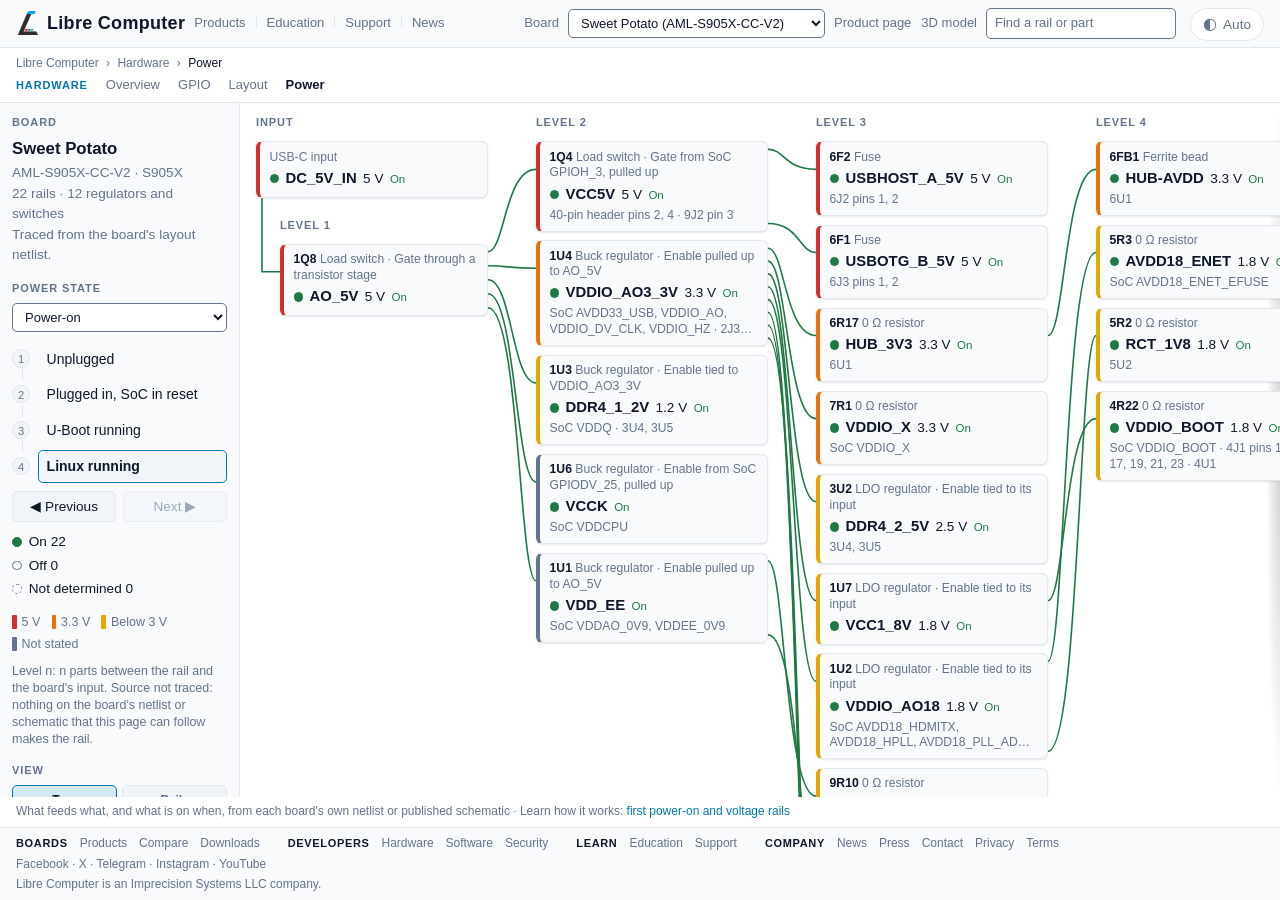
<file: index.html>
<!DOCTYPE html>
<html lang="en">
<head>
<meta charset="utf-8">
<!-- Scripts from this site only, plus the inline theme snippet by its sha256
     (tools/check-kit.py recomputes it); data, styles and images same-origin,
     data: for the kit's logo. GitHub Pages sets no headers, so it is a meta. -->
<meta http-equiv="Content-Security-Policy" content="default-src 'self'; script-src 'self' 'sha256-oHIc59mqgn9ICn5smlJlKAoSorMm9lRvLXPlZJXSqW8='; style-src 'self' 'unsafe-inline'; img-src 'self' data:; object-src 'none'; base-uri 'none'; form-action 'none'">
<meta name="referrer" content="strict-origin-when-cross-origin">
<meta name="viewport" content="width=device-width, initial-scale=1">
<title>Libre Computer Board Power</title>
<meta name="description" content="Power tree for Libre Computer boards: which regulator feeds which rail, what switches it, and which rails are on in each power state, from each board's own netlist or published schematic.">
<!-- og -->
<meta property="og:type" content="website">
<meta property="og:site_name" content="Libre Computer">
<meta property="og:title" content="Libre Computer Board Power">
<meta property="og:description" content="Power tree for Libre Computer boards: which regulator feeds which rail, what switches it, and which rails are on in each power state, from each board's own netlist or published schematic.">
<meta property="og:url" content="https://power.hardware.libre.computer/">
<meta property="og:image" content="https://libre.computer/images/ogImage.webp">
<meta name="twitter:card" content="summary_large_image">
<!-- /og -->
<link rel="canonical" href="https://power.hardware.libre.computer/">
<link rel="icon" href="data:,">
<link rel="stylesheet" href="css/lc-kit.css">
<link rel="stylesheet" href="css/style.css">
<!-- Sets the theme before first paint, so a dark visitor never sees a white
     flash. Must stay inline and must stay ahead of the stylesheets; the copy
     is checked by tools/lc-ui-kit/sync.py against HEAD_SNIPPET in lc-kit.js. -->
<script>try{var q=new URLSearchParams(location.search),e=q.get("embed")==="1",t=e&&q.get("theme");if(e)document.documentElement.classList.add("lc-embed");var p=t==="light"||t==="dark"?t:localStorage.getItem("theme")||"auto";if(p==="dark"||(p==="auto"&&matchMedia("(prefers-color-scheme: dark)").matches))document.documentElement.classList.add("dark")}catch(x){}</script>
</head>
<body>
<a class="lc-skip" href="#stage">Skip to content</a>

<header class="lc-topbar">
  <div class="lc-brand">
    <a class="lc-brand-name" href="https://libre.computer">Libre Computer</a>
    <nav class="lc-sites" aria-label="Libre Computer sites">
      <a class="lc-site" href="https://libre.computer/products/">Products</a>
      <a class="lc-site" href="https://education.libre.computer/">Education</a>
      <a class="lc-site" href="https://hub.libre.computer/">Support</a>
      <a class="lc-site" href="https://libre.computer/news/">News</a>
    </nav>
  </div>
  <div class="lc-controls">
    <label for="board-select">Board</label>
    <select id="board-select" aria-label="Select board"></select>
    <input id="search" type="search" placeholder="Find a rail or part" autocomplete="off" spellcheck="false" aria-label="Find a rail, part or SoC pad">
  </div>
</header>
<nav class="lc-subnav" aria-label="Hardware">
    <div class="lc-subnav-sites">
      <nav class="lc-crumbs" aria-label="Breadcrumb"><a href="https://libre.computer/">Libre Computer</a> <span aria-hidden="true">›</span> <a href="https://hardware.libre.computer/">Hardware</a> <span aria-hidden="true">›</span> <span aria-current="page">Power</span></nav>
      <script type="application/ld+json">{"@context": "https://schema.org", "@type": "BreadcrumbList", "itemListElement": [{"@type": "ListItem", "position": 1, "name": "Libre Computer", "item": "https://libre.computer/"}, {"@type": "ListItem", "position": 2, "name": "Hardware", "item": "https://hardware.libre.computer/"}, {"@type": "ListItem", "position": 3, "name": "Power", "item": "https://power.hardware.libre.computer/"}]}</script>
      <span class="lc-subnav-label">Hardware</span>
      <a href="https://hardware.libre.computer/">Overview</a>
      <a data-lc-site href="https://gpio.hardware.libre.computer/">GPIO</a>
      <a data-lc-site href="https://layout.hardware.libre.computer/">Layout</a>
      <a href="https://power.hardware.libre.computer/" aria-current="true">Power</a>
    </div>
</nav>

<h1 class="lc-vh">Libre Computer board power</h1>
<p class="lc-vh" id="announce" role="status" aria-live="polite"></p>
<div class="lc-notices" id="notices"></div>
<script src="js/file-notice.js"></script>

<div class="lc-main">
  <aside class="lc-panel" id="sidebar">
    <h3>Board</h3>
    <div id="board-meta"></div>

    <h3 id="state-heading">Power state</h3>
    <div id="walk"></div>
    <div id="legend" class="pw-legend" role="group" aria-label="Legend"></div>

    <h3 id="view-heading">View</h3>
    <div class="lc-seg" id="view-seg" role="group" aria-label="View">
      <button type="button" id="view-tree" aria-pressed="true">Tree</button>
      <button type="button" id="view-rails" aria-pressed="false">Rails</button>
    </div>
  </aside>

  <main id="stage">
    <div id="tree" class="pw-tree"></div>
    <div id="rails" hidden></div>
<section class="lc-tool-index" aria-labelledby="tool-index-h">
  <h2 id="tool-index-h">Power trees by board</h2>
  <p>Power tree for Libre Computer boards: which regulator feeds which rail, what switches it, and which rails are on in each power state, from each board's own netlist or published schematic.</p>
  <ul><li><a href="/aml-s905x-cc/">Le Potato (AML-S905X-CC)</a></li><li><a href="/aml-s905x-cc-v2/">Sweet Potato (AML-S905X-CC-V2)</a></li><li><a href="/aml-s805x-ac/">La Frite (AML-S805X-AC)</a></li><li><a href="/aml-s805x-ac-v2/">Das Frite (AML-S805X-AC-V2)</a></li><li><a href="/aml-a311d-cc/">Alta (AML-A311D-CC)</a></li><li><a href="/aml-s905d3-cc/">Solitude (AML-S905D3-CC)</a></li><li><a href="/roc-rk3328-cc/">Renegade (ROC-RK3328-CC)</a></li><li><a href="/all-h3-cc/">Tritium (ALL-H3-CC)</a></li><li><a href="/roc-rk3399-pc/">Renegade Elite (ROC-RK3399-PC)</a></li></ul>
</section><!-- /tool-index -->
  </main>

  <aside class="lc-panel pw-detail" id="detail" aria-label="Rail details" hidden></aside>
</div>

<p class="lc-page-note">What feeds what, and what is on when, from each board's own netlist or published schematic ·
  Learn how it works: <a href="https://education.libre.computer/modules/power/">first power-on and voltage rails</a></p>
<footer class="lc-footer">
  <nav class="lc-footer-links" aria-label="Libre Computer">
    <div class="lc-footer-group"><span class="lc-footer-head">Boards</span><a href="https://libre.computer/products/">Products</a><a href="https://libre.computer/compare/">Compare</a><a href="https://libre.computer/downloads/">Downloads</a></div>
    <div class="lc-footer-group"><span class="lc-footer-head">Developers</span><a href="https://hardware.libre.computer/">Hardware</a><a href="https://software.libre.computer/">Software</a><a href="https://libre.computer/security/">Security</a></div>
    <div class="lc-footer-group"><span class="lc-footer-head">Learn</span><a href="https://education.libre.computer/">Education</a><a href="https://hub.libre.computer/">Support</a></div>
    <div class="lc-footer-group"><span class="lc-footer-head">Company</span><a href="https://libre.computer/news/">News</a><a href="https://libre.computer/press/">Press</a><a href="https://libre.computer/#contact">Contact</a><a href="https://libre.computer/privacy/">Privacy</a><a href="https://libre.computer/terms/">Terms</a></div>
  </nav>
  <p class="lc-footer-social"><a href="https://facebook.com/librecomputer" rel="noopener">Facebook</a> &middot; <a href="https://x.com/LibreComputer" rel="noopener">X</a> &middot; <a href="https://t.me/libre_computer" rel="noopener">Telegram</a> &middot; <a href="https://www.instagram.com/librecomputer/" rel="noopener">Instagram</a> &middot; <a href="https://www.youtube.com/c/LibreComputer" rel="noopener">YouTube</a></p>
  <p class="lc-footer-company">Libre Computer is an <a href="https://imprecisionsystems.com/" rel="noopener">Imprecision Systems LLC</a> company.</p>
</footer>

<script type="module" src="js/app.js"></script>
</body>
</html>
</file>
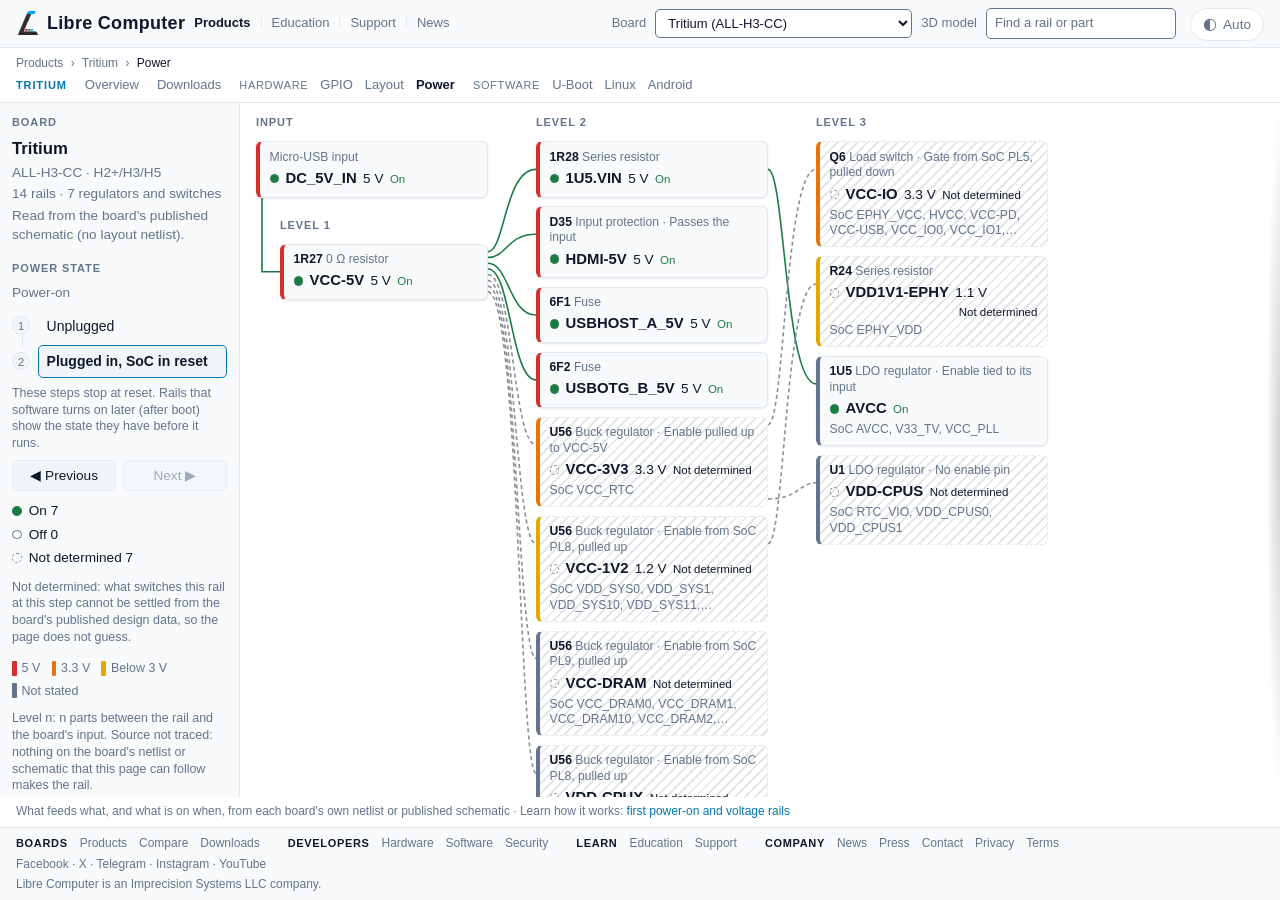
<file: all-h3-cc/index.html>
<!DOCTYPE html>
<html lang="en">
<head>
<meta charset="utf-8">
<!-- Scripts from this site only, plus the inline theme snippet by its sha256
     (tools/check-kit.py recomputes it); data, styles and images same-origin,
     data: for the kit's logo. GitHub Pages sets no headers, so it is a meta. -->
<meta http-equiv="Content-Security-Policy" content="default-src 'self'; script-src 'self' 'sha256-oHIc59mqgn9ICn5smlJlKAoSorMm9lRvLXPlZJXSqW8='; style-src 'self' 'unsafe-inline'; img-src 'self' data:; object-src 'none'; base-uri 'none'; form-action 'none'">
<meta name="referrer" content="strict-origin-when-cross-origin">
<meta name="viewport" content="width=device-width, initial-scale=1">
<title>Tritium (ALL-H3-CC): power tree — Libre Computer</title>
<meta name="description" content="Tritium (ALL-H3-CC): Power tree for Libre Computer boards: which regulator feeds which rail, what switches it, and which rails are on in each power state, from each board's own netlist or published schematic.">
<!-- og -->
<meta property="og:type" content="website">
<meta property="og:site_name" content="Libre Computer">
<meta property="og:title" content="Tritium (ALL-H3-CC): power tree — Libre Computer">
<meta property="og:description" content="Tritium (ALL-H3-CC): Power tree for Libre Computer boards: which regulator feeds which rail, what switches it, and which rails are on in each power state, from each board's own netlist or published schematic.">
<meta property="og:url" content="https://power.hardware.libre.computer/all-h3-cc/">
<meta property="og:image" content="https://libre.computer/images/ogImage.webp">
<meta name="twitter:card" content="summary_large_image">
<!-- /og -->
<link rel="canonical" href="https://power.hardware.libre.computer/all-h3-cc/">
<link rel="icon" href="data:,">
<link rel="stylesheet" href="/css/lc-kit.css">
<link rel="stylesheet" href="/css/style.css">
<!-- Sets the theme before first paint, so a dark visitor never sees a white
     flash. Must stay inline and must stay ahead of the stylesheets; the copy
     is checked by tools/lc-ui-kit/sync.py against HEAD_SNIPPET in lc-kit.js. -->
<script>try{var q=new URLSearchParams(location.search),e=q.get("embed")==="1",t=e&&q.get("theme");if(e)document.documentElement.classList.add("lc-embed");var p=t==="light"||t==="dark"?t:localStorage.getItem("theme")||"auto";if(p==="dark"||(p==="auto"&&matchMedia("(prefers-color-scheme: dark)").matches))document.documentElement.classList.add("dark")}catch(x){}</script>
</head>
<body data-board="all-h3-cc">
<a class="lc-skip" href="#stage">Skip to content</a>

<header class="lc-topbar">
  <div class="lc-brand">
    <a class="lc-brand-name" href="https://libre.computer">Libre Computer</a>
    <nav class="lc-sites" aria-label="Libre Computer sites">
      <a class="lc-site" href="https://libre.computer/products/" aria-current="true">Products</a>
      <a class="lc-site" href="https://education.libre.computer/">Education</a>
      <a class="lc-site" href="https://hub.libre.computer/">Support</a>
      <a class="lc-site" href="https://libre.computer/news/">News</a>
    </nav>
  </div>
  <div class="lc-controls">
    <label for="board-select">Board</label>
    <select id="board-select" aria-label="Select board"></select>
    <input id="search" type="search" placeholder="Find a rail or part" autocomplete="off" spellcheck="false" aria-label="Find a rail, part or SoC pad">
  </div>
</header>
<nav class="lc-subnav" aria-label="Hardware">
    <div class="lc-subnav-sites">
      <nav class="lc-crumbs" aria-label="Breadcrumb"><a href="https://libre.computer/products/">Products</a> <span aria-hidden="true">›</span> <a href="https://libre.computer/products/all-h3-cc/">Tritium</a> <span aria-hidden="true">›</span> <span aria-current="page">Power</span></nav>
      <script type="application/ld+json">{"@context": "https://schema.org", "@type": "BreadcrumbList", "itemListElement": [{"@type": "ListItem", "position": 1, "name": "Products", "item": "https://libre.computer/products/"}, {"@type": "ListItem", "position": 2, "name": "Tritium", "item": "https://libre.computer/products/all-h3-cc/"}, {"@type": "ListItem", "position": 3, "name": "Power", "item": "https://power.hardware.libre.computer/all-h3-cc/"}]}</script>
      <span class="lc-subnav-label">Tritium</span>
      <a href="https://libre.computer/products/all-h3-cc/">Overview</a>
      <a href="https://libre.computer/downloads/all-h3-cc/">Downloads</a>
      <span class="lc-board-group"><span class="lc-board-group-label">Hardware</span> <a href="https://gpio.hardware.libre.computer/?board=all-h3-cc">GPIO</a> <a href="https://layout.hardware.libre.computer/all-h3-cc/">Layout</a> <a href="https://power.hardware.libre.computer/all-h3-cc/" aria-current="page">Power</a></span>
      <span class="lc-board-group"><span class="lc-board-group-label">Software</span> <a href="https://u-boot.software.libre.computer/features/all-h3-cc/">U-Boot</a> <a href="https://linux.software.libre.computer/features/all-h3-cc/">Linux</a> <a href="https://android.software.libre.computer/features/all-h3-cc/">Android</a></span>
    </div>
</nav>

<h1 class="lc-vh">Libre Computer board power</h1>
<p class="lc-vh" id="announce" role="status" aria-live="polite"></p>
<div class="lc-notices" id="notices"></div>
<script src="/js/file-notice.js"></script>

<div class="lc-main">
  <aside class="lc-panel" id="sidebar">
    <h3>Board</h3>
    <div id="board-meta"></div>

    <h3 id="state-heading">Power state</h3>
    <div id="walk"></div>
    <div id="legend" class="pw-legend" role="group" aria-label="Legend"></div>

    <h3 id="view-heading">View</h3>
    <div class="lc-seg" id="view-seg" role="group" aria-label="View">
      <button type="button" id="view-tree" aria-pressed="true">Tree</button>
      <button type="button" id="view-rails" aria-pressed="false">Rails</button>
    </div>
  </aside>

  <main id="stage">
    <div id="tree" class="pw-tree"></div>
    <div id="rails" hidden></div>

    <section class="pw-text" aria-labelledby="pw-text-h">
      <h2 id="pw-text-h">Tritium (ALL-H3-CC): power rails</h2>
      <p>14 rails and 13 parts that make or pass them,
        read off the board's published schematic. Each rail's voltage is the nominal its name states.</p>
      <div class="lc-table-scroll"><table class="lc-table">
        <thead><tr><th scope="col">Rail</th><th scope="col">Voltage</th>
          <th scope="col">Fed by</th><th scope="col">Feeds</th></tr></thead>
        <tbody><tr><th scope="row"><code>1U5.VIN</code></th>
      <td>5 V</td>
      <td>1R28 (Series resistor from VCC-5V); Always connected</td>
      <td>—</td></tr><tr><th scope="row"><code>DC_5V_IN</code></th>
      <td>5 V</td>
      <td>Board input (Micro-USB)</td>
      <td>—</td></tr><tr><th scope="row"><code>HDMI-5V</code></th>
      <td>5 V</td>
      <td>D35 (Input protection from VCC-5V); Passes the input</td>
      <td>—</td></tr><tr><th scope="row"><code>USBHOST_A_5V</code></th>
      <td>5 V</td>
      <td>6F1 (Fuse from VCC-5V); Always connected</td>
      <td>—</td></tr><tr><th scope="row"><code>USBOTG_B_5V</code></th>
      <td>5 V</td>
      <td>6F2 (Fuse from VCC-5V); Always connected</td>
      <td>—</td></tr><tr><th scope="row"><code>VCC-5V</code></th>
      <td>5 V</td>
      <td>1R27 (0 Ω resistor from DC_5V_IN); Always connected</td>
      <td>—</td></tr><tr><th scope="row"><code>VCC-3V3</code></th>
      <td>3.3 V</td>
      <td>U56 (Buck regulator from VCC-5V); Enable pulled up to VCC-5V</td>
      <td>SoC VCC_RTC</td></tr><tr><th scope="row"><code>VCC-IO</code></th>
      <td>3.3 V</td>
      <td>Q6 (Load switch from VCC-3V3); Gate from SoC PL5, pulled down</td>
      <td>SoC EPHY_VCC, HVCC, VCC-PD, VCC-USB, VCC_IO0, VCC_IO1, VCC_IO2, VCC_IO3, VCC_IO4, VCC_IO5, VCC_PG, VDD_EFUSE</td></tr><tr><th scope="row"><code>VCC-1V2</code></th>
      <td>1.2 V</td>
      <td>U56 (Buck regulator from VCC-5V); Enable from SoC PL8, pulled up</td>
      <td>SoC VDD_SYS0, VDD_SYS1, VDD_SYS10, VDD_SYS11, VDD_SYS2, VDD_SYS3, VDD_SYS4, VDD_SYS5, VDD_SYS6, VDD_SYS7, VDD_SYS8, VDD_SYS9</td></tr><tr><th scope="row"><code>VDD1V1-EPHY</code></th>
      <td>1.1 V</td>
      <td>R24 (Series resistor from VCC-1V2); Always connected</td>
      <td>SoC EPHY_VDD</td></tr><tr><th scope="row"><code>AVCC</code></th>
      <td>Not stated</td>
      <td>1U5 (LDO regulator from 1U5.VIN); Enable tied to its input</td>
      <td>SoC AVCC, V33_TV, VCC_PLL</td></tr><tr><th scope="row"><code>VCC-DRAM</code></th>
      <td>Not stated</td>
      <td>U56 (Buck regulator from VCC-5V); Enable from SoC PL9, pulled up</td>
      <td>SoC VCC_DRAM0, VCC_DRAM1, VCC_DRAM10, VCC_DRAM2, VCC_DRAM3, VCC_DRAM4, VCC_DRAM5, VCC_DRAM6, VCC_DRAM7, VCC_DRAM8, VCC_DRAM9</td></tr><tr><th scope="row"><code>VDD-CPUS</code></th>
      <td>Not stated</td>
      <td>U1 (LDO regulator from VCC-3V3); No enable pin</td>
      <td>SoC RTC_VIO, VDD_CPUS0, VDD_CPUS1</td></tr><tr><th scope="row"><code>VDD-CPUX</code></th>
      <td>Not stated</td>
      <td>U56 (Buck regulator from VCC-5V); Enable from SoC PL8, pulled up</td>
      <td>SoC VDD_CPUX0, VDD_CPUX1, VDD_CPUX10, VDD_CPUX11, VDD_CPUX12, VDD_CPUX2, VDD_CPUX3, VDD_CPUX4, VDD_CPUX5, VDD_CPUX6, VDD_CPUX7, VDD_CPUX8, VDD_CPUX9, VDD_CPUXFB</td></tr></tbody>
      </table></div>
    </section>
  </main>

  <aside class="lc-panel pw-detail" id="detail" aria-label="Rail details" hidden></aside>
</div>

<p class="lc-page-note">What feeds what, and what is on when, from each board's own netlist or published schematic ·
  Learn how it works: <a href="https://education.libre.computer/modules/power/">first power-on and voltage rails</a></p>
<footer class="lc-footer">
  <nav class="lc-footer-links" aria-label="Libre Computer">
    <div class="lc-footer-group"><span class="lc-footer-head">Boards</span><a href="https://libre.computer/products/">Products</a><a href="https://libre.computer/compare/">Compare</a><a href="https://libre.computer/downloads/">Downloads</a></div>
    <div class="lc-footer-group"><span class="lc-footer-head">Developers</span><a href="https://hardware.libre.computer/">Hardware</a><a href="https://software.libre.computer/">Software</a><a href="https://libre.computer/security/">Security</a></div>
    <div class="lc-footer-group"><span class="lc-footer-head">Learn</span><a href="https://education.libre.computer/">Education</a><a href="https://hub.libre.computer/">Support</a></div>
    <div class="lc-footer-group"><span class="lc-footer-head">Company</span><a href="https://libre.computer/news/">News</a><a href="https://libre.computer/press/">Press</a><a href="https://libre.computer/#contact">Contact</a><a href="https://libre.computer/privacy/">Privacy</a><a href="https://libre.computer/terms/">Terms</a></div>
  </nav>
  <p class="lc-footer-social"><a href="https://facebook.com/librecomputer" rel="noopener">Facebook</a> &middot; <a href="https://x.com/LibreComputer" rel="noopener">X</a> &middot; <a href="https://t.me/libre_computer" rel="noopener">Telegram</a> &middot; <a href="https://www.instagram.com/librecomputer/" rel="noopener">Instagram</a> &middot; <a href="https://www.youtube.com/c/LibreComputer" rel="noopener">YouTube</a></p>
  <p class="lc-footer-company">Libre Computer is an <a href="https://imprecisionsystems.com/" rel="noopener">Imprecision Systems LLC</a> company.</p>
</footer>

<script type="module" src="/js/app.js"></script>
</body>
</html>
</file>
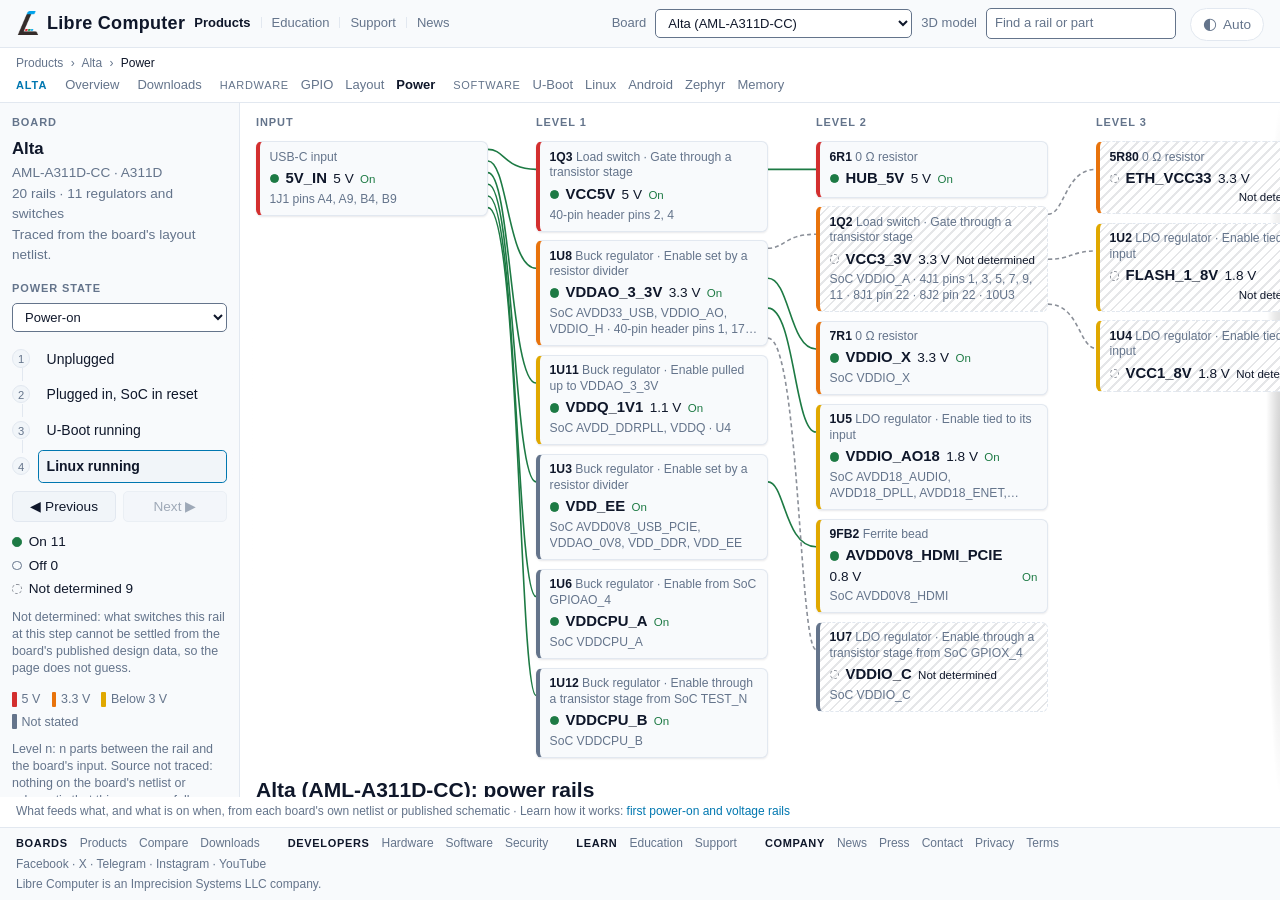
<file: aml-a311d-cc/index.html>
<!DOCTYPE html>
<html lang="en">
<head>
<meta charset="utf-8">
<!-- Scripts from this site only, plus the inline theme snippet by its sha256
     (tools/check-kit.py recomputes it); data, styles and images same-origin,
     data: for the kit's logo. GitHub Pages sets no headers, so it is a meta. -->
<meta http-equiv="Content-Security-Policy" content="default-src 'self'; script-src 'self' 'sha256-oHIc59mqgn9ICn5smlJlKAoSorMm9lRvLXPlZJXSqW8='; style-src 'self' 'unsafe-inline'; img-src 'self' data:; object-src 'none'; base-uri 'none'; form-action 'none'">
<meta name="referrer" content="strict-origin-when-cross-origin">
<meta name="viewport" content="width=device-width, initial-scale=1">
<title>Alta (AML-A311D-CC): power tree — Libre Computer</title>
<meta name="description" content="Alta (AML-A311D-CC): Power tree for Libre Computer boards: which regulator feeds which rail, what switches it, and which rails are on in each power state, from each board's own netlist or published schematic.">
<!-- og -->
<meta property="og:type" content="website">
<meta property="og:site_name" content="Libre Computer">
<meta property="og:title" content="Alta (AML-A311D-CC): power tree — Libre Computer">
<meta property="og:description" content="Alta (AML-A311D-CC): Power tree for Libre Computer boards: which regulator feeds which rail, what switches it, and which rails are on in each power state, from each board's own netlist or published schematic.">
<meta property="og:url" content="https://power.hardware.libre.computer/aml-a311d-cc/">
<meta property="og:image" content="https://libre.computer/images/ogImage.webp">
<meta name="twitter:card" content="summary_large_image">
<!-- /og -->
<link rel="canonical" href="https://power.hardware.libre.computer/aml-a311d-cc/">
<link rel="icon" href="data:,">
<link rel="stylesheet" href="/css/lc-kit.css">
<link rel="stylesheet" href="/css/style.css">
<!-- Sets the theme before first paint, so a dark visitor never sees a white
     flash. Must stay inline and must stay ahead of the stylesheets; the copy
     is checked by tools/lc-ui-kit/sync.py against HEAD_SNIPPET in lc-kit.js. -->
<script>try{var q=new URLSearchParams(location.search),e=q.get("embed")==="1",t=e&&q.get("theme");if(e)document.documentElement.classList.add("lc-embed");var p=t==="light"||t==="dark"?t:localStorage.getItem("theme")||"auto";if(p==="dark"||(p==="auto"&&matchMedia("(prefers-color-scheme: dark)").matches))document.documentElement.classList.add("dark")}catch(x){}</script>
</head>
<body data-board="aml-a311d-cc">
<a class="lc-skip" href="#stage">Skip to content</a>

<header class="lc-topbar">
  <div class="lc-brand">
    <a class="lc-brand-name" href="https://libre.computer">Libre Computer</a>
    <nav class="lc-sites" aria-label="Libre Computer sites">
      <a class="lc-site" href="https://libre.computer/products/" aria-current="true">Products</a>
      <a class="lc-site" href="https://education.libre.computer/">Education</a>
      <a class="lc-site" href="https://hub.libre.computer/">Support</a>
      <a class="lc-site" href="https://libre.computer/news/">News</a>
    </nav>
  </div>
  <div class="lc-controls">
    <label for="board-select">Board</label>
    <select id="board-select" aria-label="Select board"></select>
    <input id="search" type="search" placeholder="Find a rail or part" autocomplete="off" spellcheck="false" aria-label="Find a rail, part or SoC pad">
  </div>
</header>
<nav class="lc-subnav" aria-label="Hardware">
    <div class="lc-subnav-sites">
      <nav class="lc-crumbs" aria-label="Breadcrumb"><a href="https://libre.computer/products/">Products</a> <span aria-hidden="true">›</span> <a href="https://libre.computer/products/aml-a311d-cc/">Alta</a> <span aria-hidden="true">›</span> <span aria-current="page">Power</span></nav>
      <script type="application/ld+json">{"@context": "https://schema.org", "@type": "BreadcrumbList", "itemListElement": [{"@type": "ListItem", "position": 1, "name": "Products", "item": "https://libre.computer/products/"}, {"@type": "ListItem", "position": 2, "name": "Alta", "item": "https://libre.computer/products/aml-a311d-cc/"}, {"@type": "ListItem", "position": 3, "name": "Power", "item": "https://power.hardware.libre.computer/aml-a311d-cc/"}]}</script>
      <span class="lc-subnav-label">Alta</span>
      <a href="https://libre.computer/products/aml-a311d-cc/">Overview</a>
      <a href="https://libre.computer/downloads/aml-a311d-cc/">Downloads</a>
      <span class="lc-board-group"><span class="lc-board-group-label">Hardware</span> <a href="https://gpio.hardware.libre.computer/aml-a311d-cc/">GPIO</a> <a href="https://layout.hardware.libre.computer/aml-a311d-cc/">Layout</a> <a href="https://power.hardware.libre.computer/aml-a311d-cc/" aria-current="page">Power</a></span>
      <span class="lc-board-group"><span class="lc-board-group-label">Software</span> <a href="https://u-boot.software.libre.computer/features/aml-a311d-cc/">U-Boot</a> <a href="https://linux.software.libre.computer/features/aml-a311d-cc/">Linux</a> <a href="https://android.software.libre.computer/features/aml-a311d-cc/">Android</a> <a href="https://zephyr.software.libre.computer/features/aml-a311d-cc/">Zephyr</a> <a href="https://memory.software.libre.computer/amlogic/?dram=2048">Memory</a></span>
    </div>
</nav>

<h1 class="lc-vh">Libre Computer board power</h1>
<p class="lc-vh" id="announce" role="status" aria-live="polite"></p>
<div class="lc-notices" id="notices"></div>
<script src="/js/file-notice.js"></script>

<div class="lc-main">
  <aside class="lc-panel" id="sidebar">
    <h3>Board</h3>
    <div id="board-meta"></div>

    <h3 id="state-heading">Power state</h3>
    <div id="walk"></div>
    <div id="legend" class="pw-legend" role="group" aria-label="Legend"></div>

    <h3 id="view-heading">View</h3>
    <div class="lc-seg" id="view-seg" role="group" aria-label="View">
      <button type="button" id="view-tree" aria-pressed="true">Tree</button>
      <button type="button" id="view-rails" aria-pressed="false">Rails</button>
    </div>
  </aside>

  <main id="stage">
    <div id="tree" class="pw-tree"></div>
    <div id="rails" hidden></div>

    <section class="pw-text" aria-labelledby="pw-text-h">
      <h2 id="pw-text-h">Alta (AML-A311D-CC): power rails</h2>
      <p>20 rails and 19 parts that make or pass them,
        traced from the board's layout netlist. Each rail's voltage is the nominal its name states.</p>
      <div class="lc-table-scroll"><table class="lc-table">
        <thead><tr><th scope="col">Rail</th><th scope="col">Voltage</th>
          <th scope="col">Fed by</th><th scope="col">Feeds</th></tr></thead>
        <tbody><tr><th scope="row"><code>5V_IN</code></th>
      <td>5 V</td>
      <td>Board input (USB-C)</td>
      <td>1J1 pins A4, A9, B4, B9</td></tr><tr><th scope="row"><code>HUB_5V</code></th>
      <td>5 V</td>
      <td>6R1 (0 Ω resistor from VCC5V); Always connected</td>
      <td>—</td></tr><tr><th scope="row"><code>VCC5V</code></th>
      <td>5 V</td>
      <td>1Q3 (Load switch from 5V_IN); Gate through a transistor stage</td>
      <td>40-pin header pins 2, 4</td></tr><tr><th scope="row"><code>ETH_AVDD33</code></th>
      <td>3.3 V</td>
      <td>5FB4 (Ferrite bead from ETH_VCC33); Always connected</td>
      <td>—</td></tr><tr><th scope="row"><code>ETH_VCC33</code></th>
      <td>3.3 V</td>
      <td>5R80 (0 Ω resistor from VCC3_3V); Always connected</td>
      <td>—</td></tr><tr><th scope="row"><code>VCC3_3V</code></th>
      <td>3.3 V</td>
      <td>1Q2 (Load switch from VDDAO_3_3V); Gate through a transistor stage</td>
      <td>SoC VDDIO_A<br>4J1 pins 1, 3, 5, 7, 9, 11<br>8J1 pin 22<br>8J2 pin 22<br>10U3</td></tr><tr><th scope="row"><code>VDDAO_3_3V</code></th>
      <td>3.3 V</td>
      <td>1U8 (Buck regulator from 5V_IN); Enable set by a resistor divider</td>
      <td>SoC AVDD33_USB, VDDIO_AO, VDDIO_H<br>40-pin header pins 1, 17<br>2U2</td></tr><tr><th scope="row"><code>VDDIO_X</code></th>
      <td>3.3 V</td>
      <td>7R1 (0 Ω resistor from VDDAO_3_3V); Always connected</td>
      <td>SoC VDDIO_X</td></tr><tr><th scope="row"><code>AVDD18_V</code></th>
      <td>1.8 V</td>
      <td>9FB1 (Ferrite bead from VCC1_8V); Always connected</td>
      <td>SoC AVDD18_CVBS, AVDD18_MIPIDSI</td></tr><tr><th scope="row"><code>ETH_VDDIO</code></th>
      <td>1.8 V</td>
      <td>5R81 (0 Ω resistor from FLASH_1_8V); Always connected</td>
      <td>SoC VDDIO_Z</td></tr><tr><th scope="row"><code>FLASH_1_8V</code></th>
      <td>1.8 V</td>
      <td>1U2 (LDO regulator from VCC3_3V); Enable tied to its input</td>
      <td>—</td></tr><tr><th scope="row"><code>VCC1_8V</code></th>
      <td>1.8 V</td>
      <td>1U4 (LDO regulator from VCC3_3V); Enable tied to its input</td>
      <td>—</td></tr><tr><th scope="row"><code>VDDIO_AO18</code></th>
      <td>1.8 V</td>
      <td>1U5 (LDO regulator from VDDAO_3_3V); Enable tied to its input</td>
      <td>SoC AVDD18_AUDIO, AVDD18_DPLL, AVDD18_ENET, AVDD18_HDMI, AVDD18_MIPICSI, AVDD18_SARADC, AVDD18_USB, VDD18_AO_XTAL<br>U4</td></tr><tr><th scope="row"><code>VDDIO_BOOT</code></th>
      <td>1.8 V</td>
      <td>4R34 (0 Ω resistor from FLASH_1_8V); Always connected</td>
      <td>SoC VDDIO_BOOT<br>4J1 pins 13, 15, 17, 19, 21, 23<br>4U2</td></tr><tr><th scope="row"><code>VDDQ_1V1</code></th>
      <td>1.1 V</td>
      <td>1U11 (Buck regulator from 5V_IN); Enable pulled up to VDDAO_3_3V</td>
      <td>SoC AVDD_DDRPLL, VDDQ<br>U4</td></tr><tr><th scope="row"><code>AVDD0V8_HDMI_PCIE</code></th>
      <td>0.8 V</td>
      <td>9FB2 (Ferrite bead from VDD_EE); Always connected</td>
      <td>SoC AVDD0V8_HDMI</td></tr><tr><th scope="row"><code>VDD_EE</code></th>
      <td>Not stated</td>
      <td>1U3 (Buck regulator from 5V_IN); Enable set by a resistor divider</td>
      <td>SoC AVDD0V8_USB_PCIE, VDDAO_0V8, VDD_DDR, VDD_EE</td></tr><tr><th scope="row"><code>VDDCPU_A</code></th>
      <td>Not stated</td>
      <td>1U6 (Buck regulator from 5V_IN); Enable from SoC GPIOAO_4</td>
      <td>SoC VDDCPU_A</td></tr><tr><th scope="row"><code>VDDCPU_B</code></th>
      <td>Not stated</td>
      <td>1U12 (Buck regulator from 5V_IN); Enable through a transistor stage from SoC TEST_N</td>
      <td>SoC VDDCPU_B</td></tr><tr><th scope="row"><code>VDDIO_C</code></th>
      <td>Not stated</td>
      <td>1U7 (LDO regulator from VDDAO_3_3V); Enable through a transistor stage from SoC GPIOX_4</td>
      <td>SoC VDDIO_C</td></tr></tbody>
      </table></div>
    </section>
  </main>

  <aside class="lc-panel pw-detail" id="detail" aria-label="Rail details" hidden></aside>
</div>

<p class="lc-page-note">What feeds what, and what is on when, from each board's own netlist or published schematic ·
  Learn how it works: <a href="https://education.libre.computer/modules/power/">first power-on and voltage rails</a></p>
<footer class="lc-footer">
  <nav class="lc-footer-links" aria-label="Libre Computer">
    <div class="lc-footer-group"><span class="lc-footer-head">Boards</span><a href="https://libre.computer/products/">Products</a><a href="https://libre.computer/compare/">Compare</a><a href="https://libre.computer/downloads/">Downloads</a></div>
    <div class="lc-footer-group"><span class="lc-footer-head">Developers</span><a href="https://hardware.libre.computer/">Hardware</a><a href="https://software.libre.computer/">Software</a><a href="https://libre.computer/security/">Security</a></div>
    <div class="lc-footer-group"><span class="lc-footer-head">Learn</span><a href="https://education.libre.computer/">Education</a><a href="https://hub.libre.computer/">Support</a></div>
    <div class="lc-footer-group"><span class="lc-footer-head">Company</span><a href="https://libre.computer/news/">News</a><a href="https://libre.computer/press/">Press</a><a href="https://libre.computer/#contact">Contact</a><a href="https://libre.computer/privacy/">Privacy</a><a href="https://libre.computer/terms/">Terms</a></div>
  </nav>
  <p class="lc-footer-social"><a href="https://facebook.com/librecomputer" rel="noopener">Facebook</a> &middot; <a href="https://x.com/LibreComputer" rel="noopener">X</a> &middot; <a href="https://t.me/libre_computer" rel="noopener">Telegram</a> &middot; <a href="https://www.instagram.com/librecomputer/" rel="noopener">Instagram</a> &middot; <a href="https://www.youtube.com/c/LibreComputer" rel="noopener">YouTube</a></p>
  <p class="lc-footer-company">Libre Computer is an <a href="https://imprecisionsystems.com/" rel="noopener">Imprecision Systems LLC</a> company.</p>
</footer>

<script type="module" src="/js/app.js"></script>
</body>
</html>
</file>
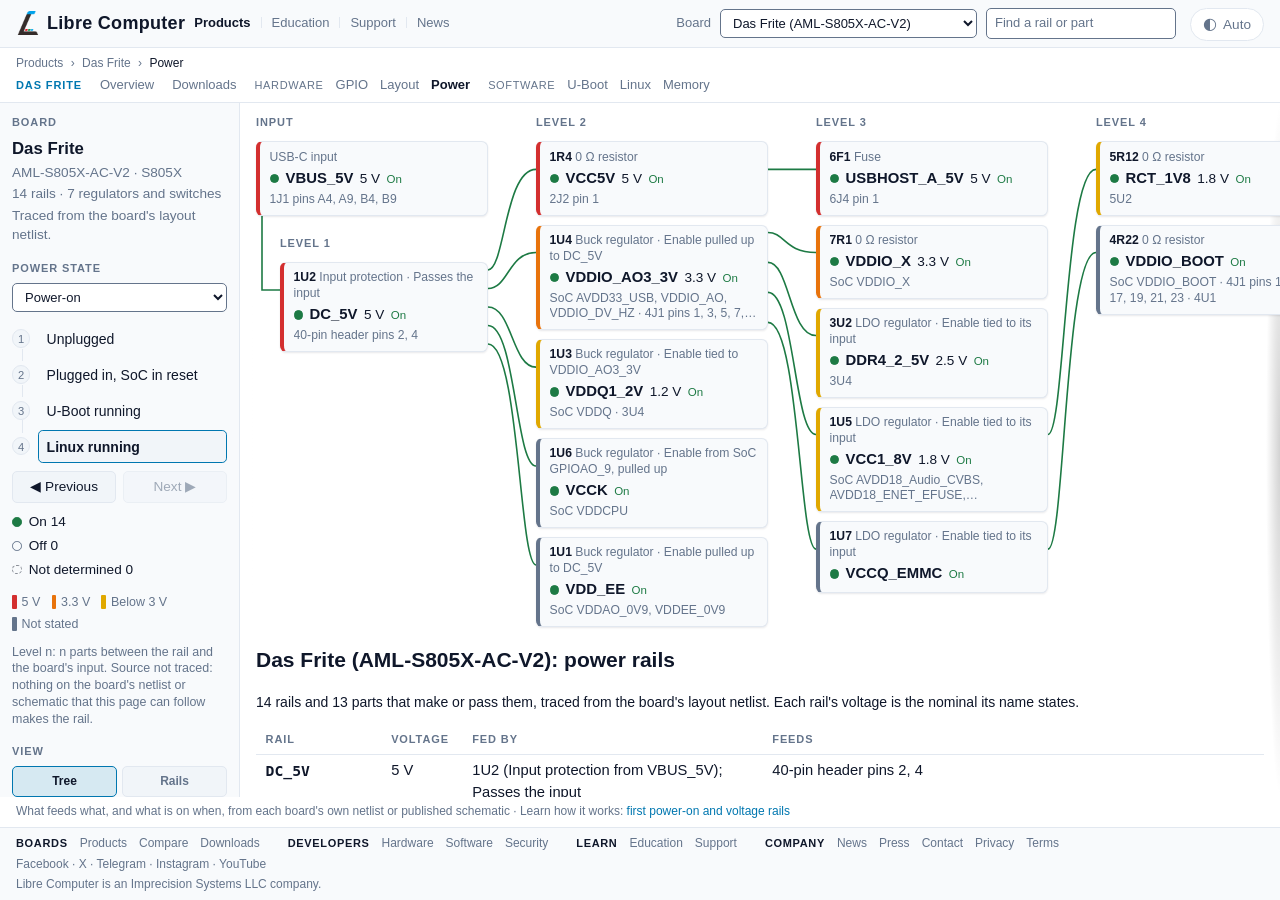
<file: aml-s805x-ac-v2/index.html>
<!DOCTYPE html>
<html lang="en">
<head>
<meta charset="utf-8">
<!-- Scripts from this site only, plus the inline theme snippet by its sha256
     (tools/check-kit.py recomputes it); data, styles and images same-origin,
     data: for the kit's logo. GitHub Pages sets no headers, so it is a meta. -->
<meta http-equiv="Content-Security-Policy" content="default-src 'self'; script-src 'self' 'sha256-oHIc59mqgn9ICn5smlJlKAoSorMm9lRvLXPlZJXSqW8='; style-src 'self' 'unsafe-inline'; img-src 'self' data:; object-src 'none'; base-uri 'none'; form-action 'none'">
<meta name="referrer" content="strict-origin-when-cross-origin">
<meta name="viewport" content="width=device-width, initial-scale=1">
<title>Das Frite (AML-S805X-AC-V2): power tree — Libre Computer</title>
<meta name="description" content="Das Frite (AML-S805X-AC-V2): Power tree for Libre Computer boards: which regulator feeds which rail, what switches it, and which rails are on in each power state, from each board's own netlist or published schematic.">
<!-- og -->
<meta property="og:type" content="website">
<meta property="og:site_name" content="Libre Computer">
<meta property="og:title" content="Das Frite (AML-S805X-AC-V2): power tree — Libre Computer">
<meta property="og:description" content="Das Frite (AML-S805X-AC-V2): Power tree for Libre Computer boards: which regulator feeds which rail, what switches it, and which rails are on in each power state, from each board's own netlist or published schematic.">
<meta property="og:url" content="https://power.hardware.libre.computer/aml-s805x-ac-v2/">
<meta property="og:image" content="https://libre.computer/images/ogImage.webp">
<meta name="twitter:card" content="summary_large_image">
<!-- /og -->
<link rel="canonical" href="https://power.hardware.libre.computer/aml-s805x-ac-v2/">
<link rel="icon" href="data:,">
<link rel="stylesheet" href="/css/lc-kit.css">
<link rel="stylesheet" href="/css/style.css">
<!-- Sets the theme before first paint, so a dark visitor never sees a white
     flash. Must stay inline and must stay ahead of the stylesheets; the copy
     is checked by tools/lc-ui-kit/sync.py against HEAD_SNIPPET in lc-kit.js. -->
<script>try{var q=new URLSearchParams(location.search),e=q.get("embed")==="1",t=e&&q.get("theme");if(e)document.documentElement.classList.add("lc-embed");var p=t==="light"||t==="dark"?t:localStorage.getItem("theme")||"auto";if(p==="dark"||(p==="auto"&&matchMedia("(prefers-color-scheme: dark)").matches))document.documentElement.classList.add("dark")}catch(x){}</script>
</head>
<body data-board="aml-s805x-ac-v2">
<a class="lc-skip" href="#stage">Skip to content</a>

<header class="lc-topbar">
  <div class="lc-brand">
    <a class="lc-brand-name" href="https://libre.computer">Libre Computer</a>
    <nav class="lc-sites" aria-label="Libre Computer sites">
      <a class="lc-site" href="https://libre.computer/products/" aria-current="true">Products</a>
      <a class="lc-site" href="https://education.libre.computer/">Education</a>
      <a class="lc-site" href="https://hub.libre.computer/">Support</a>
      <a class="lc-site" href="https://libre.computer/news/">News</a>
    </nav>
  </div>
  <div class="lc-controls">
    <label for="board-select">Board</label>
    <select id="board-select" aria-label="Select board"></select>
    <input id="search" type="search" placeholder="Find a rail or part" autocomplete="off" spellcheck="false" aria-label="Find a rail, part or SoC pad">
  </div>
</header>
<nav class="lc-subnav" aria-label="Hardware">
    <div class="lc-subnav-sites">
      <nav class="lc-crumbs" aria-label="Breadcrumb"><a href="https://libre.computer/products/">Products</a> <span aria-hidden="true">›</span> <a href="https://libre.computer/products/aml-s805x-ac-v2/">Das Frite</a> <span aria-hidden="true">›</span> <span aria-current="page">Power</span></nav>
      <script type="application/ld+json">{"@context": "https://schema.org", "@type": "BreadcrumbList", "itemListElement": [{"@type": "ListItem", "position": 1, "name": "Products", "item": "https://libre.computer/products/"}, {"@type": "ListItem", "position": 2, "name": "Das Frite", "item": "https://libre.computer/products/aml-s805x-ac-v2/"}, {"@type": "ListItem", "position": 3, "name": "Power", "item": "https://power.hardware.libre.computer/aml-s805x-ac-v2/"}]}</script>
      <span class="lc-subnav-label">Das Frite</span>
      <a href="https://libre.computer/products/aml-s805x-ac-v2/">Overview</a>
      <a href="https://libre.computer/downloads/aml-s805x-ac-v2/">Downloads</a>
      <span class="lc-board-group"><span class="lc-board-group-label">Hardware</span> <a href="https://gpio.hardware.libre.computer/aml-s805x-ac-v2/">GPIO</a> <a href="https://layout.hardware.libre.computer/aml-s805x-ac-v2/">Layout</a> <a href="https://power.hardware.libre.computer/aml-s805x-ac-v2/" aria-current="page">Power</a></span>
      <span class="lc-board-group"><span class="lc-board-group-label">Software</span> <a href="https://u-boot.software.libre.computer/features/aml-s805x-ac-v2/">U-Boot</a> <a href="https://linux.software.libre.computer/features/aml-s805x-ac-v2/">Linux</a> <a href="https://memory.software.libre.computer/amlogic/?dram=512">Memory</a></span>
    </div>
</nav>

<h1 class="lc-vh">Libre Computer board power</h1>
<p class="lc-vh" id="announce" role="status" aria-live="polite"></p>
<div class="lc-notices" id="notices"></div>
<script src="/js/file-notice.js"></script>

<div class="lc-main">
  <aside class="lc-panel" id="sidebar">
    <h3>Board</h3>
    <div id="board-meta"></div>

    <h3 id="state-heading">Power state</h3>
    <div id="walk"></div>
    <div id="legend" class="pw-legend" role="group" aria-label="Legend"></div>

    <h3 id="view-heading">View</h3>
    <div class="lc-seg" id="view-seg" role="group" aria-label="View">
      <button type="button" id="view-tree" aria-pressed="true">Tree</button>
      <button type="button" id="view-rails" aria-pressed="false">Rails</button>
    </div>
  </aside>

  <main id="stage">
    <div id="tree" class="pw-tree"></div>
    <div id="rails" hidden></div>

    <section class="pw-text" aria-labelledby="pw-text-h">
      <h2 id="pw-text-h">Das Frite (AML-S805X-AC-V2): power rails</h2>
      <p>14 rails and 13 parts that make or pass them,
        traced from the board's layout netlist. Each rail's voltage is the nominal its name states.</p>
      <div class="lc-table-scroll"><table class="lc-table">
        <thead><tr><th scope="col">Rail</th><th scope="col">Voltage</th>
          <th scope="col">Fed by</th><th scope="col">Feeds</th></tr></thead>
        <tbody><tr><th scope="row"><code>DC_5V</code></th>
      <td>5 V</td>
      <td>1U2 (Input protection from VBUS_5V); Passes the input</td>
      <td>40-pin header pins 2, 4</td></tr><tr><th scope="row"><code>USBHOST_A_5V</code></th>
      <td>5 V</td>
      <td>6F1 (Fuse from VCC5V); Always connected</td>
      <td>6J4 pin 1</td></tr><tr><th scope="row"><code>VBUS_5V</code></th>
      <td>5 V</td>
      <td>Board input (USB-C)</td>
      <td>1J1 pins A4, A9, B4, B9</td></tr><tr><th scope="row"><code>VCC5V</code></th>
      <td>5 V</td>
      <td>1R4 (0 Ω resistor from DC_5V); Always connected</td>
      <td>2J2 pin 1</td></tr><tr><th scope="row"><code>VDDIO_AO3_3V</code></th>
      <td>3.3 V</td>
      <td>1U4 (Buck regulator from DC_5V); Enable pulled up to DC_5V</td>
      <td>SoC AVDD33_USB, VDDIO_AO, VDDIO_DV_HZ<br>4J1 pins 1, 3, 5, 7, 9, 11<br>5J1 pin 10<br>40-pin header pins 1, 17<br>2U2</td></tr><tr><th scope="row"><code>VDDIO_X</code></th>
      <td>3.3 V</td>
      <td>7R1 (0 Ω resistor from VDDIO_AO3_3V); Always connected</td>
      <td>SoC VDDIO_X</td></tr><tr><th scope="row"><code>DDR4_2_5V</code></th>
      <td>2.5 V</td>
      <td>3U2 (LDO regulator from VDDIO_AO3_3V); Enable tied to its input</td>
      <td>3U4</td></tr><tr><th scope="row"><code>RCT_1V8</code></th>
      <td>1.8 V</td>
      <td>5R12 (0 Ω resistor from VCC1_8V); Always connected</td>
      <td>5U2</td></tr><tr><th scope="row"><code>VCC1_8V</code></th>
      <td>1.8 V</td>
      <td>1U5 (LDO regulator from VDDIO_AO3_3V); Enable tied to its input</td>
      <td>SoC AVDD18_Audio_CVBS, AVDD18_ENET_EFUSE, AVDD18_HDMITX, AVDD18_PLL_ADC, AVDD18_USB, AVDD18_XTAL_IOVREF</td></tr><tr><th scope="row"><code>VDDQ1_2V</code></th>
      <td>1.2 V</td>
      <td>1U3 (Buck regulator from DC_5V); Enable tied to VDDIO_AO3_3V</td>
      <td>SoC VDDQ<br>3U4</td></tr><tr><th scope="row"><code>VCCK</code></th>
      <td>Not stated</td>
      <td>1U6 (Buck regulator from DC_5V); Enable from SoC GPIOAO_9, pulled up</td>
      <td>SoC VDDCPU</td></tr><tr><th scope="row"><code>VCCQ_EMMC</code></th>
      <td>Not stated</td>
      <td>1U7 (LDO regulator from VDDIO_AO3_3V); Enable tied to its input</td>
      <td>—</td></tr><tr><th scope="row"><code>VDD_EE</code></th>
      <td>Not stated</td>
      <td>1U1 (Buck regulator from DC_5V); Enable pulled up to DC_5V</td>
      <td>SoC VDDAO_0V9, VDDEE_0V9</td></tr><tr><th scope="row"><code>VDDIO_BOOT</code></th>
      <td>Not stated</td>
      <td>4R22 (0 Ω resistor from VCCQ_EMMC); Always connected</td>
      <td>SoC VDDIO_BOOT<br>4J1 pins 13, 15, 17, 19, 21, 23<br>4U1</td></tr></tbody>
      </table></div>
    </section>
  </main>

  <aside class="lc-panel pw-detail" id="detail" aria-label="Rail details" hidden></aside>
</div>

<p class="lc-page-note">What feeds what, and what is on when, from each board's own netlist or published schematic ·
  Learn how it works: <a href="https://education.libre.computer/modules/power/">first power-on and voltage rails</a></p>
<footer class="lc-footer">
  <nav class="lc-footer-links" aria-label="Libre Computer">
    <div class="lc-footer-group"><span class="lc-footer-head">Boards</span><a href="https://libre.computer/products/">Products</a><a href="https://libre.computer/compare/">Compare</a><a href="https://libre.computer/downloads/">Downloads</a></div>
    <div class="lc-footer-group"><span class="lc-footer-head">Developers</span><a href="https://hardware.libre.computer/">Hardware</a><a href="https://software.libre.computer/">Software</a><a href="https://libre.computer/security/">Security</a></div>
    <div class="lc-footer-group"><span class="lc-footer-head">Learn</span><a href="https://education.libre.computer/">Education</a><a href="https://hub.libre.computer/">Support</a></div>
    <div class="lc-footer-group"><span class="lc-footer-head">Company</span><a href="https://libre.computer/news/">News</a><a href="https://libre.computer/press/">Press</a><a href="https://libre.computer/#contact">Contact</a><a href="https://libre.computer/privacy/">Privacy</a><a href="https://libre.computer/terms/">Terms</a></div>
  </nav>
  <p class="lc-footer-social"><a href="https://facebook.com/librecomputer" rel="noopener">Facebook</a> &middot; <a href="https://x.com/LibreComputer" rel="noopener">X</a> &middot; <a href="https://t.me/libre_computer" rel="noopener">Telegram</a> &middot; <a href="https://www.instagram.com/librecomputer/" rel="noopener">Instagram</a> &middot; <a href="https://www.youtube.com/c/LibreComputer" rel="noopener">YouTube</a></p>
  <p class="lc-footer-company">Libre Computer is an <a href="https://imprecisionsystems.com/" rel="noopener">Imprecision Systems LLC</a> company.</p>
</footer>

<script type="module" src="/js/app.js"></script>
</body>
</html>
</file>
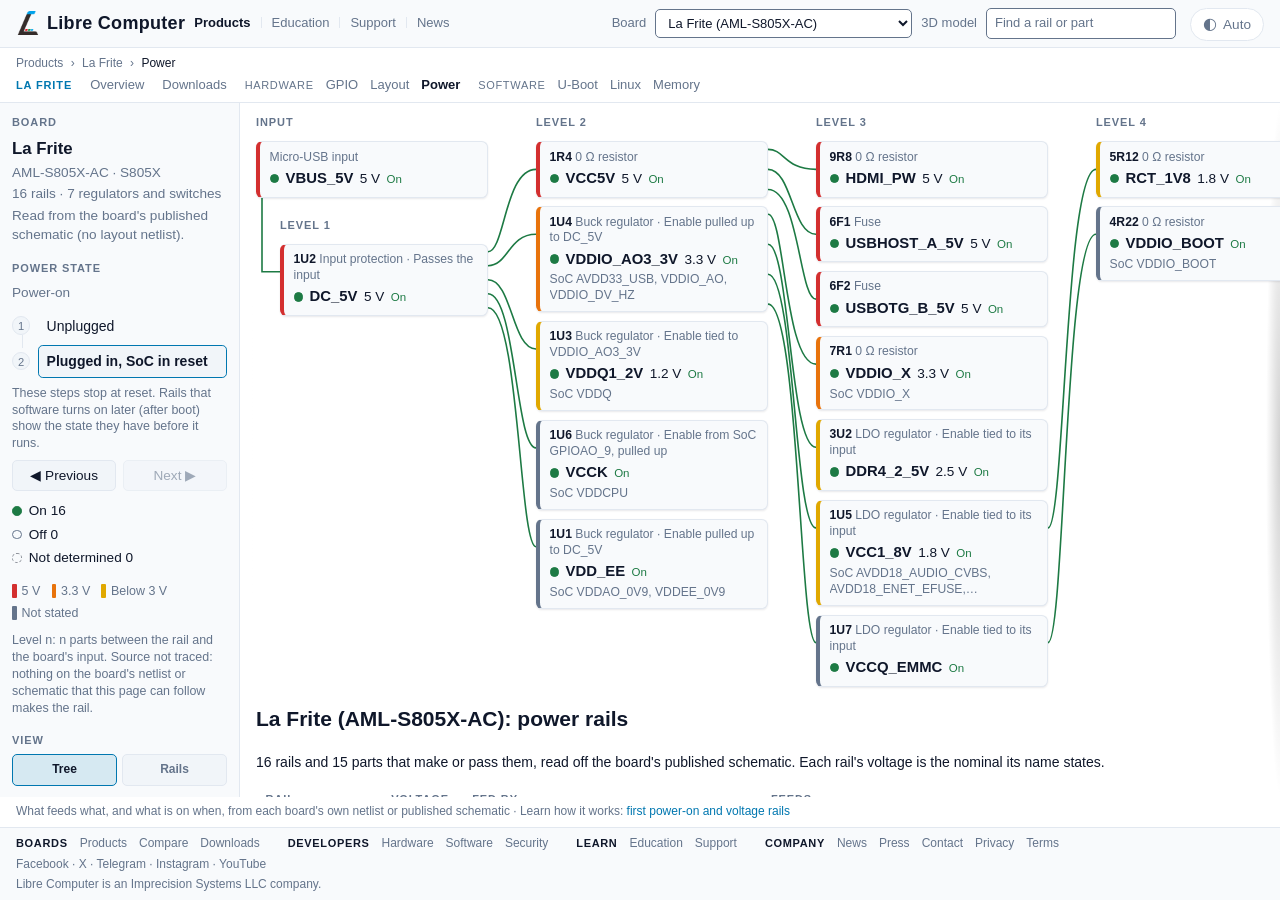
<file: aml-s805x-ac/index.html>
<!DOCTYPE html>
<html lang="en">
<head>
<meta charset="utf-8">
<!-- Scripts from this site only, plus the inline theme snippet by its sha256
     (tools/check-kit.py recomputes it); data, styles and images same-origin,
     data: for the kit's logo. GitHub Pages sets no headers, so it is a meta. -->
<meta http-equiv="Content-Security-Policy" content="default-src 'self'; script-src 'self' 'sha256-oHIc59mqgn9ICn5smlJlKAoSorMm9lRvLXPlZJXSqW8='; style-src 'self' 'unsafe-inline'; img-src 'self' data:; object-src 'none'; base-uri 'none'; form-action 'none'">
<meta name="referrer" content="strict-origin-when-cross-origin">
<meta name="viewport" content="width=device-width, initial-scale=1">
<title>La Frite (AML-S805X-AC): power tree — Libre Computer</title>
<meta name="description" content="La Frite (AML-S805X-AC): Power tree for Libre Computer boards: which regulator feeds which rail, what switches it, and which rails are on in each power state, from each board's own netlist or published schematic.">
<!-- og -->
<meta property="og:type" content="website">
<meta property="og:site_name" content="Libre Computer">
<meta property="og:title" content="La Frite (AML-S805X-AC): power tree — Libre Computer">
<meta property="og:description" content="La Frite (AML-S805X-AC): Power tree for Libre Computer boards: which regulator feeds which rail, what switches it, and which rails are on in each power state, from each board's own netlist or published schematic.">
<meta property="og:url" content="https://power.hardware.libre.computer/aml-s805x-ac/">
<meta property="og:image" content="https://libre.computer/images/ogImage.webp">
<meta name="twitter:card" content="summary_large_image">
<!-- /og -->
<link rel="canonical" href="https://power.hardware.libre.computer/aml-s805x-ac/">
<link rel="icon" href="data:,">
<link rel="stylesheet" href="/css/lc-kit.css">
<link rel="stylesheet" href="/css/style.css">
<!-- Sets the theme before first paint, so a dark visitor never sees a white
     flash. Must stay inline and must stay ahead of the stylesheets; the copy
     is checked by tools/lc-ui-kit/sync.py against HEAD_SNIPPET in lc-kit.js. -->
<script>try{var q=new URLSearchParams(location.search),e=q.get("embed")==="1",t=e&&q.get("theme");if(e)document.documentElement.classList.add("lc-embed");var p=t==="light"||t==="dark"?t:localStorage.getItem("theme")||"auto";if(p==="dark"||(p==="auto"&&matchMedia("(prefers-color-scheme: dark)").matches))document.documentElement.classList.add("dark")}catch(x){}</script>
</head>
<body data-board="aml-s805x-ac">
<a class="lc-skip" href="#stage">Skip to content</a>

<header class="lc-topbar">
  <div class="lc-brand">
    <a class="lc-brand-name" href="https://libre.computer">Libre Computer</a>
    <nav class="lc-sites" aria-label="Libre Computer sites">
      <a class="lc-site" href="https://libre.computer/products/" aria-current="true">Products</a>
      <a class="lc-site" href="https://education.libre.computer/">Education</a>
      <a class="lc-site" href="https://hub.libre.computer/">Support</a>
      <a class="lc-site" href="https://libre.computer/news/">News</a>
    </nav>
  </div>
  <div class="lc-controls">
    <label for="board-select">Board</label>
    <select id="board-select" aria-label="Select board"></select>
    <input id="search" type="search" placeholder="Find a rail or part" autocomplete="off" spellcheck="false" aria-label="Find a rail, part or SoC pad">
  </div>
</header>
<nav class="lc-subnav" aria-label="Hardware">
    <div class="lc-subnav-sites">
      <nav class="lc-crumbs" aria-label="Breadcrumb"><a href="https://libre.computer/products/">Products</a> <span aria-hidden="true">›</span> <a href="https://libre.computer/products/aml-s805x-ac/">La Frite</a> <span aria-hidden="true">›</span> <span aria-current="page">Power</span></nav>
      <script type="application/ld+json">{"@context": "https://schema.org", "@type": "BreadcrumbList", "itemListElement": [{"@type": "ListItem", "position": 1, "name": "Products", "item": "https://libre.computer/products/"}, {"@type": "ListItem", "position": 2, "name": "La Frite", "item": "https://libre.computer/products/aml-s805x-ac/"}, {"@type": "ListItem", "position": 3, "name": "Power", "item": "https://power.hardware.libre.computer/aml-s805x-ac/"}]}</script>
      <span class="lc-subnav-label">La Frite</span>
      <a href="https://libre.computer/products/aml-s805x-ac/">Overview</a>
      <a href="https://libre.computer/downloads/aml-s805x-ac/">Downloads</a>
      <span class="lc-board-group"><span class="lc-board-group-label">Hardware</span> <a href="https://gpio.hardware.libre.computer/aml-s805x-ac/">GPIO</a> <a href="https://layout.hardware.libre.computer/aml-s805x-ac/">Layout</a> <a href="https://power.hardware.libre.computer/aml-s805x-ac/" aria-current="page">Power</a></span>
      <span class="lc-board-group"><span class="lc-board-group-label">Software</span> <a href="https://u-boot.software.libre.computer/features/aml-s805x-ac/">U-Boot</a> <a href="https://linux.software.libre.computer/features/aml-s805x-ac/">Linux</a> <a href="https://memory.software.libre.computer/amlogic/?dram=512">Memory</a></span>
    </div>
</nav>

<h1 class="lc-vh">Libre Computer board power</h1>
<p class="lc-vh" id="announce" role="status" aria-live="polite"></p>
<div class="lc-notices" id="notices"></div>
<script src="/js/file-notice.js"></script>

<div class="lc-main">
  <aside class="lc-panel" id="sidebar">
    <h3>Board</h3>
    <div id="board-meta"></div>

    <h3 id="state-heading">Power state</h3>
    <div id="walk"></div>
    <div id="legend" class="pw-legend" role="group" aria-label="Legend"></div>

    <h3 id="view-heading">View</h3>
    <div class="lc-seg" id="view-seg" role="group" aria-label="View">
      <button type="button" id="view-tree" aria-pressed="true">Tree</button>
      <button type="button" id="view-rails" aria-pressed="false">Rails</button>
    </div>
  </aside>

  <main id="stage">
    <div id="tree" class="pw-tree"></div>
    <div id="rails" hidden></div>

    <section class="pw-text" aria-labelledby="pw-text-h">
      <h2 id="pw-text-h">La Frite (AML-S805X-AC): power rails</h2>
      <p>16 rails and 15 parts that make or pass them,
        read off the board's published schematic. Each rail's voltage is the nominal its name states.</p>
      <div class="lc-table-scroll"><table class="lc-table">
        <thead><tr><th scope="col">Rail</th><th scope="col">Voltage</th>
          <th scope="col">Fed by</th><th scope="col">Feeds</th></tr></thead>
        <tbody><tr><th scope="row"><code>DC_5V</code></th>
      <td>5 V</td>
      <td>1U2 (Input protection from VBUS_5V); Passes the input</td>
      <td>—</td></tr><tr><th scope="row"><code>HDMI_PW</code></th>
      <td>5 V</td>
      <td>9R8 (0 Ω resistor from VCC5V); Always connected</td>
      <td>—</td></tr><tr><th scope="row"><code>USBHOST_A_5V</code></th>
      <td>5 V</td>
      <td>6F1 (Fuse from VCC5V); Always connected</td>
      <td>—</td></tr><tr><th scope="row"><code>USBOTG_B_5V</code></th>
      <td>5 V</td>
      <td>6F2 (Fuse from VCC5V); Always connected</td>
      <td>—</td></tr><tr><th scope="row"><code>VBUS_5V</code></th>
      <td>5 V</td>
      <td>Board input (Micro-USB)</td>
      <td>—</td></tr><tr><th scope="row"><code>VCC5V</code></th>
      <td>5 V</td>
      <td>1R4 (0 Ω resistor from DC_5V); Always connected</td>
      <td>—</td></tr><tr><th scope="row"><code>VDDIO_AO3_3V</code></th>
      <td>3.3 V</td>
      <td>1U4 (Buck regulator from DC_5V); Enable pulled up to DC_5V</td>
      <td>SoC AVDD33_USB, VDDIO_AO, VDDIO_DV_HZ</td></tr><tr><th scope="row"><code>VDDIO_X</code></th>
      <td>3.3 V</td>
      <td>7R1 (0 Ω resistor from VDDIO_AO3_3V); Always connected</td>
      <td>SoC VDDIO_X</td></tr><tr><th scope="row"><code>DDR4_2_5V</code></th>
      <td>2.5 V</td>
      <td>3U2 (LDO regulator from VDDIO_AO3_3V); Enable tied to its input</td>
      <td>—</td></tr><tr><th scope="row"><code>RCT_1V8</code></th>
      <td>1.8 V</td>
      <td>5R12 (0 Ω resistor from VCC1_8V); Always connected</td>
      <td>—</td></tr><tr><th scope="row"><code>VCC1_8V</code></th>
      <td>1.8 V</td>
      <td>1U5 (LDO regulator from VDDIO_AO3_3V); Enable tied to its input</td>
      <td>SoC AVDD18_AUDIO_CVBS, AVDD18_ENET_EFUSE, AVDD18_HDMITX, AVDD18_PLL_ADC, AVDD18_USB, AVDD18_XTAL_IOVREF</td></tr><tr><th scope="row"><code>VDDQ1_2V</code></th>
      <td>1.2 V</td>
      <td>1U3 (Buck regulator from DC_5V); Enable tied to VDDIO_AO3_3V</td>
      <td>SoC VDDQ</td></tr><tr><th scope="row"><code>VCCK</code></th>
      <td>Not stated</td>
      <td>1U6 (Buck regulator from DC_5V); Enable from SoC GPIOAO_9, pulled up</td>
      <td>SoC VDDCPU</td></tr><tr><th scope="row"><code>VCCQ_EMMC</code></th>
      <td>Not stated</td>
      <td>1U7 (LDO regulator from VDDIO_AO3_3V); Enable tied to its input</td>
      <td>—</td></tr><tr><th scope="row"><code>VDD_EE</code></th>
      <td>Not stated</td>
      <td>1U1 (Buck regulator from DC_5V); Enable pulled up to DC_5V</td>
      <td>SoC VDDAO_0V9, VDDEE_0V9</td></tr><tr><th scope="row"><code>VDDIO_BOOT</code></th>
      <td>Not stated</td>
      <td>4R22 (0 Ω resistor from VCCQ_EMMC); Always connected</td>
      <td>SoC VDDIO_BOOT</td></tr></tbody>
      </table></div>
    </section>
  </main>

  <aside class="lc-panel pw-detail" id="detail" aria-label="Rail details" hidden></aside>
</div>

<p class="lc-page-note">What feeds what, and what is on when, from each board's own netlist or published schematic ·
  Learn how it works: <a href="https://education.libre.computer/modules/power/">first power-on and voltage rails</a></p>
<footer class="lc-footer">
  <nav class="lc-footer-links" aria-label="Libre Computer">
    <div class="lc-footer-group"><span class="lc-footer-head">Boards</span><a href="https://libre.computer/products/">Products</a><a href="https://libre.computer/compare/">Compare</a><a href="https://libre.computer/downloads/">Downloads</a></div>
    <div class="lc-footer-group"><span class="lc-footer-head">Developers</span><a href="https://hardware.libre.computer/">Hardware</a><a href="https://software.libre.computer/">Software</a><a href="https://libre.computer/security/">Security</a></div>
    <div class="lc-footer-group"><span class="lc-footer-head">Learn</span><a href="https://education.libre.computer/">Education</a><a href="https://hub.libre.computer/">Support</a></div>
    <div class="lc-footer-group"><span class="lc-footer-head">Company</span><a href="https://libre.computer/news/">News</a><a href="https://libre.computer/press/">Press</a><a href="https://libre.computer/#contact">Contact</a><a href="https://libre.computer/privacy/">Privacy</a><a href="https://libre.computer/terms/">Terms</a></div>
  </nav>
  <p class="lc-footer-social"><a href="https://facebook.com/librecomputer" rel="noopener">Facebook</a> &middot; <a href="https://x.com/LibreComputer" rel="noopener">X</a> &middot; <a href="https://t.me/libre_computer" rel="noopener">Telegram</a> &middot; <a href="https://www.instagram.com/librecomputer/" rel="noopener">Instagram</a> &middot; <a href="https://www.youtube.com/c/LibreComputer" rel="noopener">YouTube</a></p>
  <p class="lc-footer-company">Libre Computer is an <a href="https://imprecisionsystems.com/" rel="noopener">Imprecision Systems LLC</a> company.</p>
</footer>

<script type="module" src="/js/app.js"></script>
</body>
</html>
</file>
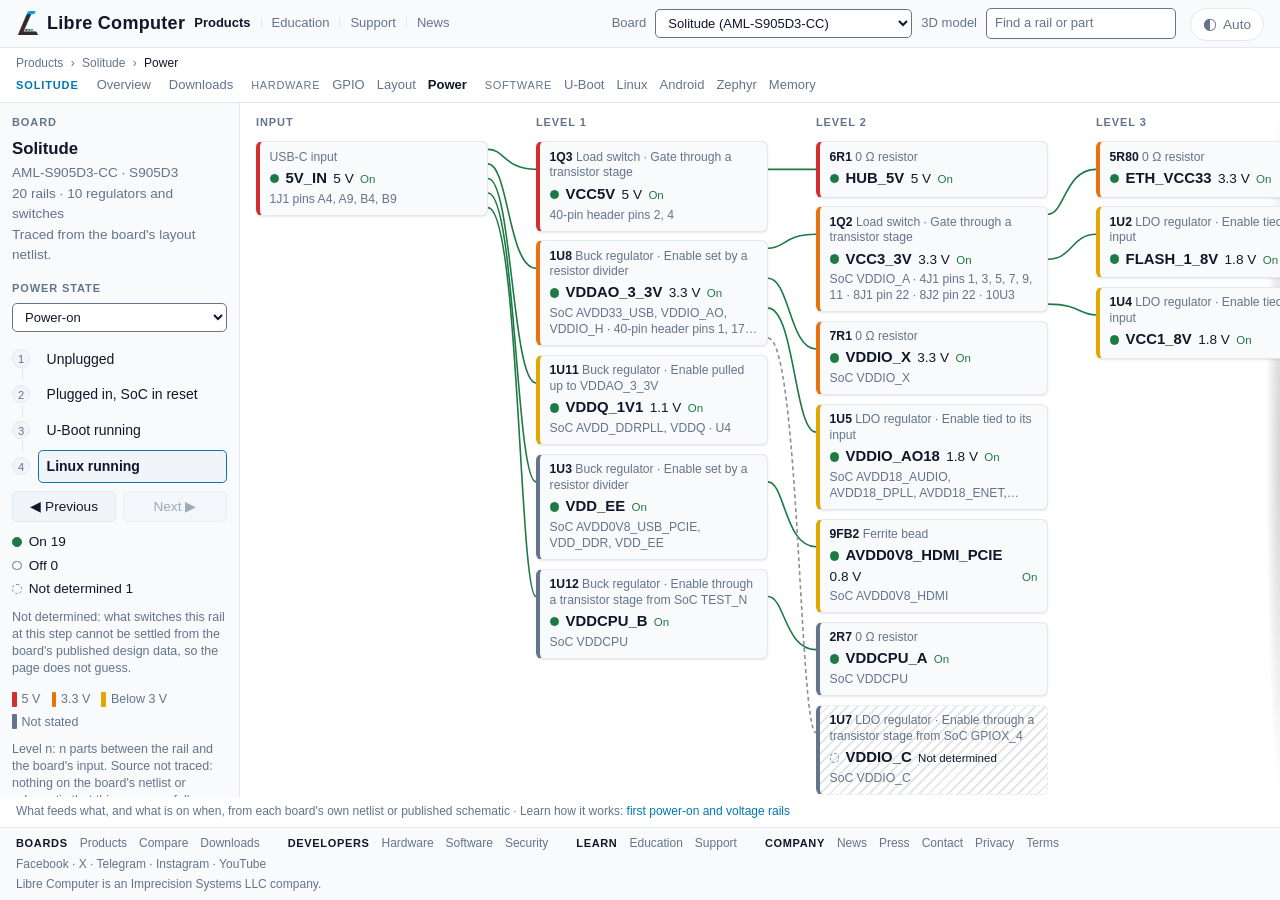
<file: aml-s905d3-cc/index.html>
<!DOCTYPE html>
<html lang="en">
<head>
<meta charset="utf-8">
<!-- Scripts from this site only, plus the inline theme snippet by its sha256
     (tools/check-kit.py recomputes it); data, styles and images same-origin,
     data: for the kit's logo. GitHub Pages sets no headers, so it is a meta. -->
<meta http-equiv="Content-Security-Policy" content="default-src 'self'; script-src 'self' 'sha256-oHIc59mqgn9ICn5smlJlKAoSorMm9lRvLXPlZJXSqW8='; style-src 'self' 'unsafe-inline'; img-src 'self' data:; object-src 'none'; base-uri 'none'; form-action 'none'">
<meta name="referrer" content="strict-origin-when-cross-origin">
<meta name="viewport" content="width=device-width, initial-scale=1">
<title>Solitude (AML-S905D3-CC): power tree — Libre Computer</title>
<meta name="description" content="Solitude (AML-S905D3-CC): Power tree for Libre Computer boards: which regulator feeds which rail, what switches it, and which rails are on in each power state, from each board's own netlist or published schematic.">
<!-- og -->
<meta property="og:type" content="website">
<meta property="og:site_name" content="Libre Computer">
<meta property="og:title" content="Solitude (AML-S905D3-CC): power tree — Libre Computer">
<meta property="og:description" content="Solitude (AML-S905D3-CC): Power tree for Libre Computer boards: which regulator feeds which rail, what switches it, and which rails are on in each power state, from each board's own netlist or published schematic.">
<meta property="og:url" content="https://power.hardware.libre.computer/aml-s905d3-cc/">
<meta property="og:image" content="https://libre.computer/images/ogImage.webp">
<meta name="twitter:card" content="summary_large_image">
<!-- /og -->
<link rel="canonical" href="https://power.hardware.libre.computer/aml-s905d3-cc/">
<link rel="icon" href="data:,">
<link rel="stylesheet" href="/css/lc-kit.css">
<link rel="stylesheet" href="/css/style.css">
<!-- Sets the theme before first paint, so a dark visitor never sees a white
     flash. Must stay inline and must stay ahead of the stylesheets; the copy
     is checked by tools/lc-ui-kit/sync.py against HEAD_SNIPPET in lc-kit.js. -->
<script>try{var q=new URLSearchParams(location.search),e=q.get("embed")==="1",t=e&&q.get("theme");if(e)document.documentElement.classList.add("lc-embed");var p=t==="light"||t==="dark"?t:localStorage.getItem("theme")||"auto";if(p==="dark"||(p==="auto"&&matchMedia("(prefers-color-scheme: dark)").matches))document.documentElement.classList.add("dark")}catch(x){}</script>
</head>
<body data-board="aml-s905d3-cc">
<a class="lc-skip" href="#stage">Skip to content</a>

<header class="lc-topbar">
  <div class="lc-brand">
    <a class="lc-brand-name" href="https://libre.computer">Libre Computer</a>
    <nav class="lc-sites" aria-label="Libre Computer sites">
      <a class="lc-site" href="https://libre.computer/products/" aria-current="true">Products</a>
      <a class="lc-site" href="https://education.libre.computer/">Education</a>
      <a class="lc-site" href="https://hub.libre.computer/">Support</a>
      <a class="lc-site" href="https://libre.computer/news/">News</a>
    </nav>
  </div>
  <div class="lc-controls">
    <label for="board-select">Board</label>
    <select id="board-select" aria-label="Select board"></select>
    <input id="search" type="search" placeholder="Find a rail or part" autocomplete="off" spellcheck="false" aria-label="Find a rail, part or SoC pad">
  </div>
</header>
<nav class="lc-subnav" aria-label="Hardware">
    <div class="lc-subnav-sites">
      <nav class="lc-crumbs" aria-label="Breadcrumb"><a href="https://libre.computer/products/">Products</a> <span aria-hidden="true">›</span> <a href="https://libre.computer/products/aml-s905d3-cc/">Solitude</a> <span aria-hidden="true">›</span> <span aria-current="page">Power</span></nav>
      <script type="application/ld+json">{"@context": "https://schema.org", "@type": "BreadcrumbList", "itemListElement": [{"@type": "ListItem", "position": 1, "name": "Products", "item": "https://libre.computer/products/"}, {"@type": "ListItem", "position": 2, "name": "Solitude", "item": "https://libre.computer/products/aml-s905d3-cc/"}, {"@type": "ListItem", "position": 3, "name": "Power", "item": "https://power.hardware.libre.computer/aml-s905d3-cc/"}]}</script>
      <span class="lc-subnav-label">Solitude</span>
      <a href="https://libre.computer/products/aml-s905d3-cc/">Overview</a>
      <a href="https://libre.computer/downloads/aml-s905d3-cc/">Downloads</a>
      <span class="lc-board-group"><span class="lc-board-group-label">Hardware</span> <a href="https://gpio.hardware.libre.computer/aml-s905d3-cc/">GPIO</a> <a href="https://layout.hardware.libre.computer/aml-s905d3-cc/">Layout</a> <a href="https://power.hardware.libre.computer/aml-s905d3-cc/" aria-current="page">Power</a></span>
      <span class="lc-board-group"><span class="lc-board-group-label">Software</span> <a href="https://u-boot.software.libre.computer/features/aml-s905d3-cc/">U-Boot</a> <a href="https://linux.software.libre.computer/features/aml-s905d3-cc/">Linux</a> <a href="https://android.software.libre.computer/features/aml-s905d3-cc/">Android</a> <a href="https://zephyr.software.libre.computer/features/aml-s905d3-cc/">Zephyr</a> <a href="https://memory.software.libre.computer/amlogic/?dram=2048">Memory</a></span>
    </div>
</nav>

<h1 class="lc-vh">Libre Computer board power</h1>
<p class="lc-vh" id="announce" role="status" aria-live="polite"></p>
<div class="lc-notices" id="notices"></div>
<script src="/js/file-notice.js"></script>

<div class="lc-main">
  <aside class="lc-panel" id="sidebar">
    <h3>Board</h3>
    <div id="board-meta"></div>

    <h3 id="state-heading">Power state</h3>
    <div id="walk"></div>
    <div id="legend" class="pw-legend" role="group" aria-label="Legend"></div>

    <h3 id="view-heading">View</h3>
    <div class="lc-seg" id="view-seg" role="group" aria-label="View">
      <button type="button" id="view-tree" aria-pressed="true">Tree</button>
      <button type="button" id="view-rails" aria-pressed="false">Rails</button>
    </div>
  </aside>

  <main id="stage">
    <div id="tree" class="pw-tree"></div>
    <div id="rails" hidden></div>

    <section class="pw-text" aria-labelledby="pw-text-h">
      <h2 id="pw-text-h">Solitude (AML-S905D3-CC): power rails</h2>
      <p>20 rails and 19 parts that make or pass them,
        traced from the board's layout netlist. Each rail's voltage is the nominal its name states.</p>
      <div class="lc-table-scroll"><table class="lc-table">
        <thead><tr><th scope="col">Rail</th><th scope="col">Voltage</th>
          <th scope="col">Fed by</th><th scope="col">Feeds</th></tr></thead>
        <tbody><tr><th scope="row"><code>5V_IN</code></th>
      <td>5 V</td>
      <td>Board input (USB-C)</td>
      <td>1J1 pins A4, A9, B4, B9</td></tr><tr><th scope="row"><code>HUB_5V</code></th>
      <td>5 V</td>
      <td>6R1 (0 Ω resistor from VCC5V); Always connected</td>
      <td>—</td></tr><tr><th scope="row"><code>VCC5V</code></th>
      <td>5 V</td>
      <td>1Q3 (Load switch from 5V_IN); Gate through a transistor stage</td>
      <td>40-pin header pins 2, 4</td></tr><tr><th scope="row"><code>ETH_AVDD33</code></th>
      <td>3.3 V</td>
      <td>5FB4 (Ferrite bead from ETH_VCC33); Always connected</td>
      <td>—</td></tr><tr><th scope="row"><code>ETH_VCC33</code></th>
      <td>3.3 V</td>
      <td>5R80 (0 Ω resistor from VCC3_3V); Always connected</td>
      <td>—</td></tr><tr><th scope="row"><code>VCC3_3V</code></th>
      <td>3.3 V</td>
      <td>1Q2 (Load switch from VDDAO_3_3V); Gate through a transistor stage</td>
      <td>SoC VDDIO_A<br>4J1 pins 1, 3, 5, 7, 9, 11<br>8J1 pin 22<br>8J2 pin 22<br>10U3</td></tr><tr><th scope="row"><code>VDDAO_3_3V</code></th>
      <td>3.3 V</td>
      <td>1U8 (Buck regulator from 5V_IN); Enable set by a resistor divider</td>
      <td>SoC AVDD33_USB, VDDIO_AO, VDDIO_H<br>40-pin header pins 1, 17<br>2U2</td></tr><tr><th scope="row"><code>VDDIO_X</code></th>
      <td>3.3 V</td>
      <td>7R1 (0 Ω resistor from VDDAO_3_3V); Always connected</td>
      <td>SoC VDDIO_X</td></tr><tr><th scope="row"><code>AVDD18_V</code></th>
      <td>1.8 V</td>
      <td>9FB1 (Ferrite bead from VCC1_8V); Always connected</td>
      <td>SoC AVDD18_CVBS, AVDD18_MIPIDSI</td></tr><tr><th scope="row"><code>ETH_VDDIO</code></th>
      <td>1.8 V</td>
      <td>5R81 (0 Ω resistor from FLASH_1_8V); Always connected</td>
      <td>SoC VDDIO_Z</td></tr><tr><th scope="row"><code>FLASH_1_8V</code></th>
      <td>1.8 V</td>
      <td>1U2 (LDO regulator from VCC3_3V); Enable tied to its input</td>
      <td>—</td></tr><tr><th scope="row"><code>VCC1_8V</code></th>
      <td>1.8 V</td>
      <td>1U4 (LDO regulator from VCC3_3V); Enable tied to its input</td>
      <td>—</td></tr><tr><th scope="row"><code>VDDIO_AO18</code></th>
      <td>1.8 V</td>
      <td>1U5 (LDO regulator from VDDAO_3_3V); Enable tied to its input</td>
      <td>SoC AVDD18_AUDIO, AVDD18_DPLL, AVDD18_ENET, AVDD18_HDMI, AVDD18_MIPICSI, AVDD18_SARADC, AVDD18_USB, VDD18_AO_XTAL<br>U4</td></tr><tr><th scope="row"><code>VDDIO_BOOT</code></th>
      <td>1.8 V</td>
      <td>4R34 (0 Ω resistor from FLASH_1_8V); Always connected</td>
      <td>SoC VDDIO_BOOT<br>4J1 pins 13, 15, 17, 19, 21, 23<br>4U2</td></tr><tr><th scope="row"><code>VDDQ_1V1</code></th>
      <td>1.1 V</td>
      <td>1U11 (Buck regulator from 5V_IN); Enable pulled up to VDDAO_3_3V</td>
      <td>SoC AVDD_DDRPLL, VDDQ<br>U4</td></tr><tr><th scope="row"><code>AVDD0V8_HDMI_PCIE</code></th>
      <td>0.8 V</td>
      <td>9FB2 (Ferrite bead from VDD_EE); Always connected</td>
      <td>SoC AVDD0V8_HDMI</td></tr><tr><th scope="row"><code>VDD_EE</code></th>
      <td>Not stated</td>
      <td>1U3 (Buck regulator from 5V_IN); Enable set by a resistor divider</td>
      <td>SoC AVDD0V8_USB_PCIE, VDD_DDR, VDD_EE</td></tr><tr><th scope="row"><code>VDDCPU_A</code></th>
      <td>Not stated</td>
      <td>2R7 (0 Ω resistor from VDDCPU_B); Always connected</td>
      <td>SoC VDDCPU</td></tr><tr><th scope="row"><code>VDDCPU_B</code></th>
      <td>Not stated</td>
      <td>1U12 (Buck regulator from 5V_IN); Enable through a transistor stage from SoC TEST_N</td>
      <td>SoC VDDCPU</td></tr><tr><th scope="row"><code>VDDIO_C</code></th>
      <td>Not stated</td>
      <td>1U7 (LDO regulator from VDDAO_3_3V); Enable through a transistor stage from SoC GPIOX_4</td>
      <td>SoC VDDIO_C</td></tr></tbody>
      </table></div>
    </section>
  </main>

  <aside class="lc-panel pw-detail" id="detail" aria-label="Rail details" hidden></aside>
</div>

<p class="lc-page-note">What feeds what, and what is on when, from each board's own netlist or published schematic ·
  Learn how it works: <a href="https://education.libre.computer/modules/power/">first power-on and voltage rails</a></p>
<footer class="lc-footer">
  <nav class="lc-footer-links" aria-label="Libre Computer">
    <div class="lc-footer-group"><span class="lc-footer-head">Boards</span><a href="https://libre.computer/products/">Products</a><a href="https://libre.computer/compare/">Compare</a><a href="https://libre.computer/downloads/">Downloads</a></div>
    <div class="lc-footer-group"><span class="lc-footer-head">Developers</span><a href="https://hardware.libre.computer/">Hardware</a><a href="https://software.libre.computer/">Software</a><a href="https://libre.computer/security/">Security</a></div>
    <div class="lc-footer-group"><span class="lc-footer-head">Learn</span><a href="https://education.libre.computer/">Education</a><a href="https://hub.libre.computer/">Support</a></div>
    <div class="lc-footer-group"><span class="lc-footer-head">Company</span><a href="https://libre.computer/news/">News</a><a href="https://libre.computer/press/">Press</a><a href="https://libre.computer/#contact">Contact</a><a href="https://libre.computer/privacy/">Privacy</a><a href="https://libre.computer/terms/">Terms</a></div>
  </nav>
  <p class="lc-footer-social"><a href="https://facebook.com/librecomputer" rel="noopener">Facebook</a> &middot; <a href="https://x.com/LibreComputer" rel="noopener">X</a> &middot; <a href="https://t.me/libre_computer" rel="noopener">Telegram</a> &middot; <a href="https://www.instagram.com/librecomputer/" rel="noopener">Instagram</a> &middot; <a href="https://www.youtube.com/c/LibreComputer" rel="noopener">YouTube</a></p>
  <p class="lc-footer-company">Libre Computer is an <a href="https://imprecisionsystems.com/" rel="noopener">Imprecision Systems LLC</a> company.</p>
</footer>

<script type="module" src="/js/app.js"></script>
</body>
</html>
</file>
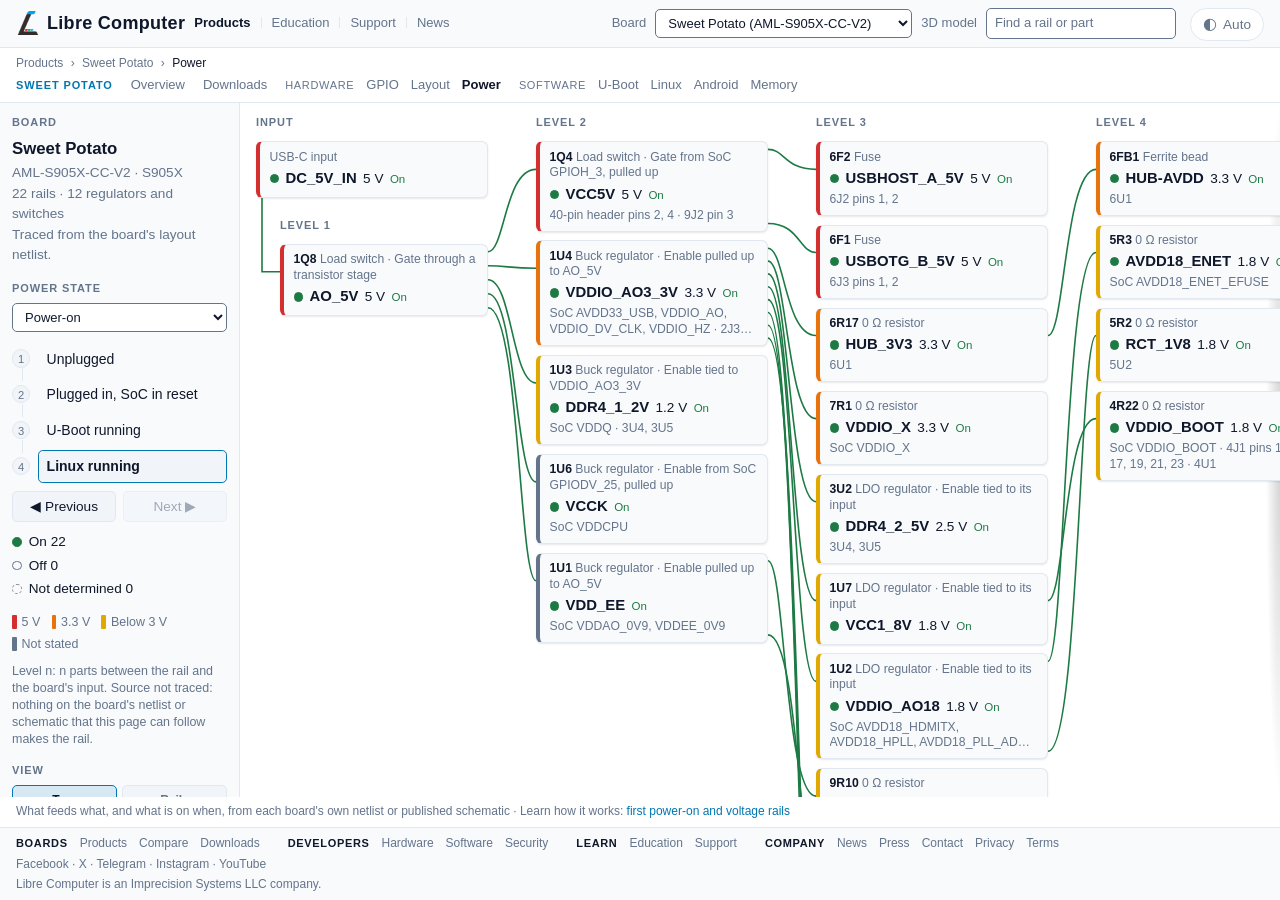
<file: aml-s905x-cc-v2/index.html>
<!DOCTYPE html>
<html lang="en">
<head>
<meta charset="utf-8">
<!-- Scripts from this site only, plus the inline theme snippet by its sha256
     (tools/check-kit.py recomputes it); data, styles and images same-origin,
     data: for the kit's logo. GitHub Pages sets no headers, so it is a meta. -->
<meta http-equiv="Content-Security-Policy" content="default-src 'self'; script-src 'self' 'sha256-oHIc59mqgn9ICn5smlJlKAoSorMm9lRvLXPlZJXSqW8='; style-src 'self' 'unsafe-inline'; img-src 'self' data:; object-src 'none'; base-uri 'none'; form-action 'none'">
<meta name="referrer" content="strict-origin-when-cross-origin">
<meta name="viewport" content="width=device-width, initial-scale=1">
<title>Sweet Potato (AML-S905X-CC-V2): power tree — Libre Computer</title>
<meta name="description" content="Sweet Potato (AML-S905X-CC-V2): Power tree for Libre Computer boards: which regulator feeds which rail, what switches it, and which rails are on in each power state, from each board's own netlist or published schematic.">
<!-- og -->
<meta property="og:type" content="website">
<meta property="og:site_name" content="Libre Computer">
<meta property="og:title" content="Sweet Potato (AML-S905X-CC-V2): power tree — Libre Computer">
<meta property="og:description" content="Sweet Potato (AML-S905X-CC-V2): Power tree for Libre Computer boards: which regulator feeds which rail, what switches it, and which rails are on in each power state, from each board's own netlist or published schematic.">
<meta property="og:url" content="https://power.hardware.libre.computer/aml-s905x-cc-v2/">
<meta property="og:image" content="https://libre.computer/images/ogImage.webp">
<meta name="twitter:card" content="summary_large_image">
<!-- /og -->
<link rel="canonical" href="https://power.hardware.libre.computer/aml-s905x-cc-v2/">
<link rel="icon" href="data:,">
<link rel="stylesheet" href="/css/lc-kit.css">
<link rel="stylesheet" href="/css/style.css">
<!-- Sets the theme before first paint, so a dark visitor never sees a white
     flash. Must stay inline and must stay ahead of the stylesheets; the copy
     is checked by tools/lc-ui-kit/sync.py against HEAD_SNIPPET in lc-kit.js. -->
<script>try{var q=new URLSearchParams(location.search),e=q.get("embed")==="1",t=e&&q.get("theme");if(e)document.documentElement.classList.add("lc-embed");var p=t==="light"||t==="dark"?t:localStorage.getItem("theme")||"auto";if(p==="dark"||(p==="auto"&&matchMedia("(prefers-color-scheme: dark)").matches))document.documentElement.classList.add("dark")}catch(x){}</script>
</head>
<body data-board="aml-s905x-cc-v2">
<a class="lc-skip" href="#stage">Skip to content</a>

<header class="lc-topbar">
  <div class="lc-brand">
    <a class="lc-brand-name" href="https://libre.computer">Libre Computer</a>
    <nav class="lc-sites" aria-label="Libre Computer sites">
      <a class="lc-site" href="https://libre.computer/products/" aria-current="true">Products</a>
      <a class="lc-site" href="https://education.libre.computer/">Education</a>
      <a class="lc-site" href="https://hub.libre.computer/">Support</a>
      <a class="lc-site" href="https://libre.computer/news/">News</a>
    </nav>
  </div>
  <div class="lc-controls">
    <label for="board-select">Board</label>
    <select id="board-select" aria-label="Select board"></select>
    <input id="search" type="search" placeholder="Find a rail or part" autocomplete="off" spellcheck="false" aria-label="Find a rail, part or SoC pad">
  </div>
</header>
<nav class="lc-subnav" aria-label="Hardware">
    <div class="lc-subnav-sites">
      <nav class="lc-crumbs" aria-label="Breadcrumb"><a href="https://libre.computer/products/">Products</a> <span aria-hidden="true">›</span> <a href="https://libre.computer/products/aml-s905x-cc-v2/">Sweet Potato</a> <span aria-hidden="true">›</span> <span aria-current="page">Power</span></nav>
      <script type="application/ld+json">{"@context": "https://schema.org", "@type": "BreadcrumbList", "itemListElement": [{"@type": "ListItem", "position": 1, "name": "Products", "item": "https://libre.computer/products/"}, {"@type": "ListItem", "position": 2, "name": "Sweet Potato", "item": "https://libre.computer/products/aml-s905x-cc-v2/"}, {"@type": "ListItem", "position": 3, "name": "Power", "item": "https://power.hardware.libre.computer/aml-s905x-cc-v2/"}]}</script>
      <span class="lc-subnav-label">Sweet Potato</span>
      <a href="https://libre.computer/products/aml-s905x-cc-v2/">Overview</a>
      <a href="https://libre.computer/downloads/aml-s905x-cc-v2/">Downloads</a>
      <span class="lc-board-group"><span class="lc-board-group-label">Hardware</span> <a href="https://gpio.hardware.libre.computer/aml-s905x-cc-v2/">GPIO</a> <a href="https://layout.hardware.libre.computer/aml-s905x-cc-v2/">Layout</a> <a href="https://power.hardware.libre.computer/aml-s905x-cc-v2/" aria-current="page">Power</a></span>
      <span class="lc-board-group"><span class="lc-board-group-label">Software</span> <a href="https://u-boot.software.libre.computer/features/aml-s905x-cc-v2/">U-Boot</a> <a href="https://linux.software.libre.computer/features/aml-s905x-cc-v2/">Linux</a> <a href="https://android.software.libre.computer/features/aml-s905x-cc-v2/">Android</a> <a href="https://memory.software.libre.computer/amlogic/?dram=1024">Memory</a></span>
    </div>
</nav>

<h1 class="lc-vh">Libre Computer board power</h1>
<p class="lc-vh" id="announce" role="status" aria-live="polite"></p>
<div class="lc-notices" id="notices"></div>
<script src="/js/file-notice.js"></script>

<div class="lc-main">
  <aside class="lc-panel" id="sidebar">
    <h3>Board</h3>
    <div id="board-meta"></div>

    <h3 id="state-heading">Power state</h3>
    <div id="walk"></div>
    <div id="legend" class="pw-legend" role="group" aria-label="Legend"></div>

    <h3 id="view-heading">View</h3>
    <div class="lc-seg" id="view-seg" role="group" aria-label="View">
      <button type="button" id="view-tree" aria-pressed="true">Tree</button>
      <button type="button" id="view-rails" aria-pressed="false">Rails</button>
    </div>
  </aside>

  <main id="stage">
    <div id="tree" class="pw-tree"></div>
    <div id="rails" hidden></div>

    <section class="pw-text" aria-labelledby="pw-text-h">
      <h2 id="pw-text-h">Sweet Potato (AML-S905X-CC-V2): power rails</h2>
      <p>22 rails and 22 parts that make or pass them,
        traced from the board's layout netlist. Each rail's voltage is the nominal its name states.</p>
      <div class="lc-table-scroll"><table class="lc-table">
        <thead><tr><th scope="col">Rail</th><th scope="col">Voltage</th>
          <th scope="col">Fed by</th><th scope="col">Feeds</th></tr></thead>
        <tbody><tr><th scope="row"><code>AO_5V</code></th>
      <td>5 V</td>
      <td>1Q8 (Load switch from DC_5V_IN); Gate through a transistor stage</td>
      <td>—</td></tr><tr><th scope="row"><code>DC_5V_IN</code></th>
      <td>5 V</td>
      <td>Board input (USB-C)</td>
      <td>—</td></tr><tr><th scope="row"><code>USBHOST_A_5V</code></th>
      <td>5 V</td>
      <td>6F2 (Fuse from VCC5V); Always connected</td>
      <td>6J2 pins 1, 2</td></tr><tr><th scope="row"><code>USBOTG_B_5V</code></th>
      <td>5 V</td>
      <td>6F1 (Fuse from VCC5V); Always connected</td>
      <td>6J3 pins 1, 2</td></tr><tr><th scope="row"><code>VCC5V</code></th>
      <td>5 V</td>
      <td>1Q4 (Load switch from AO_5V); Gate from SoC GPIOH_3, pulled up</td>
      <td>40-pin header pins 2, 4<br>9J2 pin 3</td></tr><tr><th scope="row"><code>HUB_3V3</code></th>
      <td>3.3 V</td>
      <td>6R17 (0 Ω resistor from VDDIO_AO3_3V); Always connected</td>
      <td>6U1</td></tr><tr><th scope="row"><code>HUB-AVDD</code></th>
      <td>3.3 V</td>
      <td>6FB1 (Ferrite bead from HUB_3V3); Always connected</td>
      <td>6U1</td></tr><tr><th scope="row"><code>VDDIO_AO3_3V</code></th>
      <td>3.3 V</td>
      <td>1U4 (Buck regulator from AO_5V); Enable pulled up to AO_5V</td>
      <td>SoC AVDD33_USB, VDDIO_AO, VDDIO_DV_CLK, VDDIO_HZ<br>2J3 pin 8<br>4J1 pins 1, 3, 5, 7, 9, 11<br>40-pin header pins 1, 17<br>2U2</td></tr><tr><th scope="row"><code>VDDIO_X</code></th>
      <td>3.3 V</td>
      <td>7R1 (0 Ω resistor from VDDIO_AO3_3V); Always connected</td>
      <td>SoC VDDIO_X</td></tr><tr><th scope="row"><code>DDR4_2_5V</code></th>
      <td>2.5 V</td>
      <td>3U2 (LDO regulator from VDDIO_AO3_3V); Enable tied to its input</td>
      <td>3U4, 3U5</td></tr><tr><th scope="row"><code>AVDD18_ENET</code></th>
      <td>1.8 V</td>
      <td>5R3 (0 Ω resistor from VDDIO_AO18); Always connected</td>
      <td>SoC AVDD18_ENET_EFUSE</td></tr><tr><th scope="row"><code>RCT_1V8</code></th>
      <td>1.8 V</td>
      <td>5R2 (0 Ω resistor from VDDIO_AO18); Always connected</td>
      <td>5U2</td></tr><tr><th scope="row"><code>VCC1_8V</code></th>
      <td>1.8 V</td>
      <td>1U7 (LDO regulator from VDDIO_AO3_3V); Enable tied to its input</td>
      <td>—</td></tr><tr><th scope="row"><code>VDDIO_AO18</code></th>
      <td>1.8 V</td>
      <td>1U2 (LDO regulator from VDDIO_AO3_3V); Enable tied to its input</td>
      <td>SoC AVDD18_HDMITX, AVDD18_HPLL, AVDD18_PLL_ADC, AVDD18_USB, AVDD18_XTAL</td></tr><tr><th scope="row"><code>VDDIO_BOOT</code></th>
      <td>1.8 V</td>
      <td>4R22 (0 Ω resistor from VCC1_8V); Always connected</td>
      <td>SoC VDDIO_BOOT<br>4J1 pins 13, 15, 17, 19, 21, 23<br>4U1</td></tr><tr><th scope="row"><code>DDR4_1_2V</code></th>
      <td>1.2 V</td>
      <td>1U3 (Buck regulator from AO_5V); Enable tied to VDDIO_AO3_3V</td>
      <td>SoC VDDQ<br>3U4, 3U5</td></tr><tr><th scope="row"><code>AVDD09_HDMI</code></th>
      <td>0.9 V</td>
      <td>9R10 (0 Ω resistor from VDD_EE); Always connected</td>
      <td>SoC AVDD0V9_HDMITX</td></tr><tr><th scope="row"><code>AVDD0V9_ENET</code></th>
      <td>0.9 V</td>
      <td>5R12 (0 Ω resistor from VDD_EE); Always connected</td>
      <td>SoC AVDD0V9_ENET</td></tr><tr><th scope="row"><code>VCC_CARD</code></th>
      <td>Not stated</td>
      <td>6Q2 (Load switch from VDDIO_AO3_3V); Gate through a transistor stage</td>
      <td>6J1 pin 4</td></tr><tr><th scope="row"><code>VCCK</code></th>
      <td>Not stated</td>
      <td>1U6 (Buck regulator from AO_5V); Enable from SoC GPIODV_25, pulled up</td>
      <td>SoC VDDCPU</td></tr><tr><th scope="row"><code>VDD_EE</code></th>
      <td>Not stated</td>
      <td>1U1 (Buck regulator from AO_5V); Enable pulled up to AO_5V</td>
      <td>SoC VDDAO_0V9, VDDEE_0V9</td></tr><tr><th scope="row"><code>VDDIO_CARD</code></th>
      <td>Not stated</td>
      <td>6Q1 (Load switch from VDDIO_AO3_3V); Gate from SoC GPIOAO_3, pulled down<br>6U2 (LDO regulator from VDDIO_AO3_3V); Enable from SoC GPIOAO_3, pulled down</td>
      <td>SoC VDDIO_CARD</td></tr></tbody>
      </table></div>
    </section>
  </main>

  <aside class="lc-panel pw-detail" id="detail" aria-label="Rail details" hidden></aside>
</div>

<p class="lc-page-note">What feeds what, and what is on when, from each board's own netlist or published schematic ·
  Learn how it works: <a href="https://education.libre.computer/modules/power/">first power-on and voltage rails</a></p>
<footer class="lc-footer">
  <nav class="lc-footer-links" aria-label="Libre Computer">
    <div class="lc-footer-group"><span class="lc-footer-head">Boards</span><a href="https://libre.computer/products/">Products</a><a href="https://libre.computer/compare/">Compare</a><a href="https://libre.computer/downloads/">Downloads</a></div>
    <div class="lc-footer-group"><span class="lc-footer-head">Developers</span><a href="https://hardware.libre.computer/">Hardware</a><a href="https://software.libre.computer/">Software</a><a href="https://libre.computer/security/">Security</a></div>
    <div class="lc-footer-group"><span class="lc-footer-head">Learn</span><a href="https://education.libre.computer/">Education</a><a href="https://hub.libre.computer/">Support</a></div>
    <div class="lc-footer-group"><span class="lc-footer-head">Company</span><a href="https://libre.computer/news/">News</a><a href="https://libre.computer/press/">Press</a><a href="https://libre.computer/#contact">Contact</a><a href="https://libre.computer/privacy/">Privacy</a><a href="https://libre.computer/terms/">Terms</a></div>
  </nav>
  <p class="lc-footer-social"><a href="https://facebook.com/librecomputer" rel="noopener">Facebook</a> &middot; <a href="https://x.com/LibreComputer" rel="noopener">X</a> &middot; <a href="https://t.me/libre_computer" rel="noopener">Telegram</a> &middot; <a href="https://www.instagram.com/librecomputer/" rel="noopener">Instagram</a> &middot; <a href="https://www.youtube.com/c/LibreComputer" rel="noopener">YouTube</a></p>
  <p class="lc-footer-company">Libre Computer is an <a href="https://imprecisionsystems.com/" rel="noopener">Imprecision Systems LLC</a> company.</p>
</footer>

<script type="module" src="/js/app.js"></script>
</body>
</html>
</file>
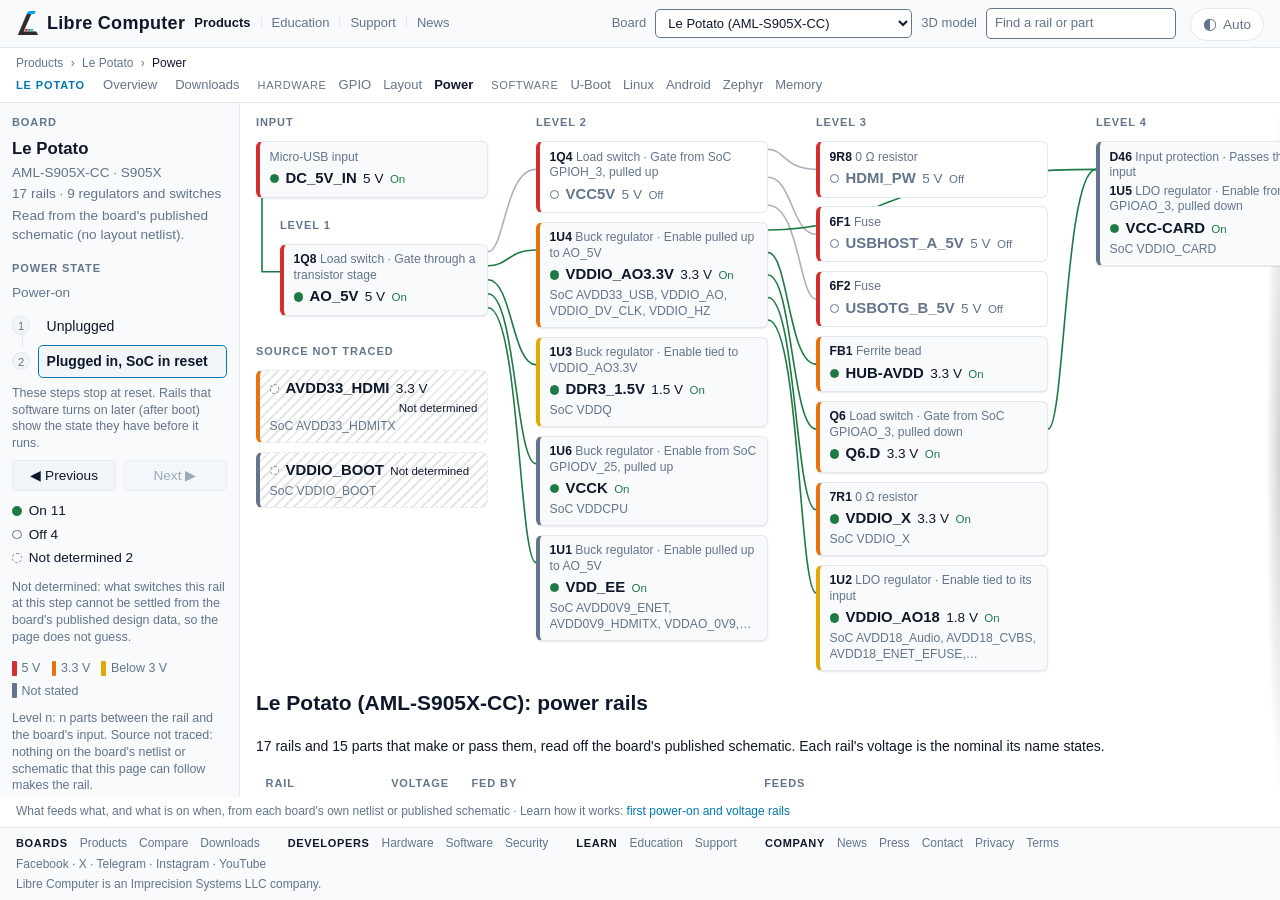
<file: aml-s905x-cc/index.html>
<!DOCTYPE html>
<html lang="en">
<head>
<meta charset="utf-8">
<!-- Scripts from this site only, plus the inline theme snippet by its sha256
     (tools/check-kit.py recomputes it); data, styles and images same-origin,
     data: for the kit's logo. GitHub Pages sets no headers, so it is a meta. -->
<meta http-equiv="Content-Security-Policy" content="default-src 'self'; script-src 'self' 'sha256-oHIc59mqgn9ICn5smlJlKAoSorMm9lRvLXPlZJXSqW8='; style-src 'self' 'unsafe-inline'; img-src 'self' data:; object-src 'none'; base-uri 'none'; form-action 'none'">
<meta name="referrer" content="strict-origin-when-cross-origin">
<meta name="viewport" content="width=device-width, initial-scale=1">
<title>Le Potato (AML-S905X-CC): power tree — Libre Computer</title>
<meta name="description" content="Le Potato (AML-S905X-CC): Power tree for Libre Computer boards: which regulator feeds which rail, what switches it, and which rails are on in each power state, from each board's own netlist or published schematic.">
<!-- og -->
<meta property="og:type" content="website">
<meta property="og:site_name" content="Libre Computer">
<meta property="og:title" content="Le Potato (AML-S905X-CC): power tree — Libre Computer">
<meta property="og:description" content="Le Potato (AML-S905X-CC): Power tree for Libre Computer boards: which regulator feeds which rail, what switches it, and which rails are on in each power state, from each board's own netlist or published schematic.">
<meta property="og:url" content="https://power.hardware.libre.computer/aml-s905x-cc/">
<meta property="og:image" content="https://libre.computer/images/ogImage.webp">
<meta name="twitter:card" content="summary_large_image">
<!-- /og -->
<link rel="canonical" href="https://power.hardware.libre.computer/aml-s905x-cc/">
<link rel="icon" href="data:,">
<link rel="stylesheet" href="/css/lc-kit.css">
<link rel="stylesheet" href="/css/style.css">
<!-- Sets the theme before first paint, so a dark visitor never sees a white
     flash. Must stay inline and must stay ahead of the stylesheets; the copy
     is checked by tools/lc-ui-kit/sync.py against HEAD_SNIPPET in lc-kit.js. -->
<script>try{var q=new URLSearchParams(location.search),e=q.get("embed")==="1",t=e&&q.get("theme");if(e)document.documentElement.classList.add("lc-embed");var p=t==="light"||t==="dark"?t:localStorage.getItem("theme")||"auto";if(p==="dark"||(p==="auto"&&matchMedia("(prefers-color-scheme: dark)").matches))document.documentElement.classList.add("dark")}catch(x){}</script>
</head>
<body data-board="aml-s905x-cc">
<a class="lc-skip" href="#stage">Skip to content</a>

<header class="lc-topbar">
  <div class="lc-brand">
    <a class="lc-brand-name" href="https://libre.computer">Libre Computer</a>
    <nav class="lc-sites" aria-label="Libre Computer sites">
      <a class="lc-site" href="https://libre.computer/products/" aria-current="true">Products</a>
      <a class="lc-site" href="https://education.libre.computer/">Education</a>
      <a class="lc-site" href="https://hub.libre.computer/">Support</a>
      <a class="lc-site" href="https://libre.computer/news/">News</a>
    </nav>
  </div>
  <div class="lc-controls">
    <label for="board-select">Board</label>
    <select id="board-select" aria-label="Select board"></select>
    <input id="search" type="search" placeholder="Find a rail or part" autocomplete="off" spellcheck="false" aria-label="Find a rail, part or SoC pad">
  </div>
</header>
<nav class="lc-subnav" aria-label="Hardware">
    <div class="lc-subnav-sites">
      <nav class="lc-crumbs" aria-label="Breadcrumb"><a href="https://libre.computer/products/">Products</a> <span aria-hidden="true">›</span> <a href="https://libre.computer/products/aml-s905x-cc/">Le Potato</a> <span aria-hidden="true">›</span> <span aria-current="page">Power</span></nav>
      <script type="application/ld+json">{"@context": "https://schema.org", "@type": "BreadcrumbList", "itemListElement": [{"@type": "ListItem", "position": 1, "name": "Products", "item": "https://libre.computer/products/"}, {"@type": "ListItem", "position": 2, "name": "Le Potato", "item": "https://libre.computer/products/aml-s905x-cc/"}, {"@type": "ListItem", "position": 3, "name": "Power", "item": "https://power.hardware.libre.computer/aml-s905x-cc/"}]}</script>
      <span class="lc-subnav-label">Le Potato</span>
      <a href="https://libre.computer/products/aml-s905x-cc/">Overview</a>
      <a href="https://libre.computer/downloads/aml-s905x-cc/">Downloads</a>
      <span class="lc-board-group"><span class="lc-board-group-label">Hardware</span> <a href="https://gpio.hardware.libre.computer/aml-s905x-cc/">GPIO</a> <a href="https://layout.hardware.libre.computer/aml-s905x-cc/">Layout</a> <a href="https://power.hardware.libre.computer/aml-s905x-cc/" aria-current="page">Power</a></span>
      <span class="lc-board-group"><span class="lc-board-group-label">Software</span> <a href="https://u-boot.software.libre.computer/features/aml-s905x-cc/">U-Boot</a> <a href="https://linux.software.libre.computer/features/aml-s905x-cc/">Linux</a> <a href="https://android.software.libre.computer/features/aml-s905x-cc/">Android</a> <a href="https://zephyr.software.libre.computer/features/aml-s905x-cc/">Zephyr</a> <a href="https://memory.software.libre.computer/amlogic/?dram=1024">Memory</a></span>
    </div>
</nav>

<h1 class="lc-vh">Libre Computer board power</h1>
<p class="lc-vh" id="announce" role="status" aria-live="polite"></p>
<div class="lc-notices" id="notices"></div>
<script src="/js/file-notice.js"></script>

<div class="lc-main">
  <aside class="lc-panel" id="sidebar">
    <h3>Board</h3>
    <div id="board-meta"></div>

    <h3 id="state-heading">Power state</h3>
    <div id="walk"></div>
    <div id="legend" class="pw-legend" role="group" aria-label="Legend"></div>

    <h3 id="view-heading">View</h3>
    <div class="lc-seg" id="view-seg" role="group" aria-label="View">
      <button type="button" id="view-tree" aria-pressed="true">Tree</button>
      <button type="button" id="view-rails" aria-pressed="false">Rails</button>
    </div>
  </aside>

  <main id="stage">
    <div id="tree" class="pw-tree"></div>
    <div id="rails" hidden></div>

    <section class="pw-text" aria-labelledby="pw-text-h">
      <h2 id="pw-text-h">Le Potato (AML-S905X-CC): power rails</h2>
      <p>17 rails and 15 parts that make or pass them,
        read off the board's published schematic. Each rail's voltage is the nominal its name states.</p>
      <div class="lc-table-scroll"><table class="lc-table">
        <thead><tr><th scope="col">Rail</th><th scope="col">Voltage</th>
          <th scope="col">Fed by</th><th scope="col">Feeds</th></tr></thead>
        <tbody><tr><th scope="row"><code>AO_5V</code></th>
      <td>5 V</td>
      <td>1Q8 (Load switch from DC_5V_IN); Gate through a transistor stage</td>
      <td>—</td></tr><tr><th scope="row"><code>DC_5V_IN</code></th>
      <td>5 V</td>
      <td>Board input (Micro-USB)</td>
      <td>—</td></tr><tr><th scope="row"><code>HDMI_PW</code></th>
      <td>5 V</td>
      <td>9R8 (0 Ω resistor from VCC5V); Always connected</td>
      <td>—</td></tr><tr><th scope="row"><code>USBHOST_A_5V</code></th>
      <td>5 V</td>
      <td>6F1 (Fuse from VCC5V); Always connected</td>
      <td>—</td></tr><tr><th scope="row"><code>USBOTG_B_5V</code></th>
      <td>5 V</td>
      <td>6F2 (Fuse from VCC5V); Always connected</td>
      <td>—</td></tr><tr><th scope="row"><code>VCC5V</code></th>
      <td>5 V</td>
      <td>1Q4 (Load switch from AO_5V); Gate from SoC GPIOH_3, pulled up</td>
      <td>—</td></tr><tr><th scope="row"><code>AVDD33_HDMI</code></th>
      <td>3.3 V</td>
      <td>Source not traced</td>
      <td>SoC AVDD33_HDMITX</td></tr><tr><th scope="row"><code>HUB-AVDD</code></th>
      <td>3.3 V</td>
      <td>FB1 (Ferrite bead from VDDIO_AO3.3V); Always connected</td>
      <td>—</td></tr><tr><th scope="row"><code>Q6.D</code></th>
      <td>3.3 V</td>
      <td>Q6 (Load switch from VDDIO_AO3.3V); Gate from SoC GPIOAO_3, pulled down</td>
      <td>—</td></tr><tr><th scope="row"><code>VDDIO_AO3.3V</code></th>
      <td>3.3 V</td>
      <td>1U4 (Buck regulator from AO_5V); Enable pulled up to AO_5V</td>
      <td>SoC AVDD33_USB, VDDIO_AO, VDDIO_DV_CLK, VDDIO_HZ</td></tr><tr><th scope="row"><code>VDDIO_X</code></th>
      <td>3.3 V</td>
      <td>7R1 (0 Ω resistor from VDDIO_AO3.3V); Always connected</td>
      <td>SoC VDDIO_X</td></tr><tr><th scope="row"><code>VDDIO_AO18</code></th>
      <td>1.8 V</td>
      <td>1U2 (LDO regulator from VDDIO_AO3.3V); Enable tied to its input</td>
      <td>SoC AVDD18_Audio, AVDD18_CVBS, AVDD18_ENET_EFUSE, AVDD18_HDMITX, AVDD18_HPLL, AVDD18_PLL_ADC, AVDD18_USB, AVDD18_XTAL, IOVREF_18</td></tr><tr><th scope="row"><code>DDR3_1.5V</code></th>
      <td>1.5 V</td>
      <td>1U3 (Buck regulator from AO_5V); Enable tied to VDDIO_AO3.3V</td>
      <td>SoC VDDQ</td></tr><tr><th scope="row"><code>VCC-CARD</code></th>
      <td>Not stated</td>
      <td>D46 (Input protection from Q6.D); Passes the input<br>1U5 (LDO regulator from VDDIO_AO3.3V); Enable from SoC GPIOAO_3, pulled down</td>
      <td>SoC VDDIO_CARD</td></tr><tr><th scope="row"><code>VCCK</code></th>
      <td>Not stated</td>
      <td>1U6 (Buck regulator from AO_5V); Enable from SoC GPIODV_25, pulled up</td>
      <td>SoC VDDCPU</td></tr><tr><th scope="row"><code>VDD_EE</code></th>
      <td>Not stated</td>
      <td>1U1 (Buck regulator from AO_5V); Enable pulled up to AO_5V</td>
      <td>SoC AVDD0V9_ENET, AVDD0V9_HDMITX, VDDAO_0V9, VDDEE_0V9</td></tr><tr><th scope="row"><code>VDDIO_BOOT</code></th>
      <td>Not stated</td>
      <td>Source not traced</td>
      <td>SoC VDDIO_BOOT</td></tr></tbody>
      </table></div>
    </section>
  </main>

  <aside class="lc-panel pw-detail" id="detail" aria-label="Rail details" hidden></aside>
</div>

<p class="lc-page-note">What feeds what, and what is on when, from each board's own netlist or published schematic ·
  Learn how it works: <a href="https://education.libre.computer/modules/power/">first power-on and voltage rails</a></p>
<footer class="lc-footer">
  <nav class="lc-footer-links" aria-label="Libre Computer">
    <div class="lc-footer-group"><span class="lc-footer-head">Boards</span><a href="https://libre.computer/products/">Products</a><a href="https://libre.computer/compare/">Compare</a><a href="https://libre.computer/downloads/">Downloads</a></div>
    <div class="lc-footer-group"><span class="lc-footer-head">Developers</span><a href="https://hardware.libre.computer/">Hardware</a><a href="https://software.libre.computer/">Software</a><a href="https://libre.computer/security/">Security</a></div>
    <div class="lc-footer-group"><span class="lc-footer-head">Learn</span><a href="https://education.libre.computer/">Education</a><a href="https://hub.libre.computer/">Support</a></div>
    <div class="lc-footer-group"><span class="lc-footer-head">Company</span><a href="https://libre.computer/news/">News</a><a href="https://libre.computer/press/">Press</a><a href="https://libre.computer/#contact">Contact</a><a href="https://libre.computer/privacy/">Privacy</a><a href="https://libre.computer/terms/">Terms</a></div>
  </nav>
  <p class="lc-footer-social"><a href="https://facebook.com/librecomputer" rel="noopener">Facebook</a> &middot; <a href="https://x.com/LibreComputer" rel="noopener">X</a> &middot; <a href="https://t.me/libre_computer" rel="noopener">Telegram</a> &middot; <a href="https://www.instagram.com/librecomputer/" rel="noopener">Instagram</a> &middot; <a href="https://www.youtube.com/c/LibreComputer" rel="noopener">YouTube</a></p>
  <p class="lc-footer-company">Libre Computer is an <a href="https://imprecisionsystems.com/" rel="noopener">Imprecision Systems LLC</a> company.</p>
</footer>

<script type="module" src="/js/app.js"></script>
</body>
</html>
</file>
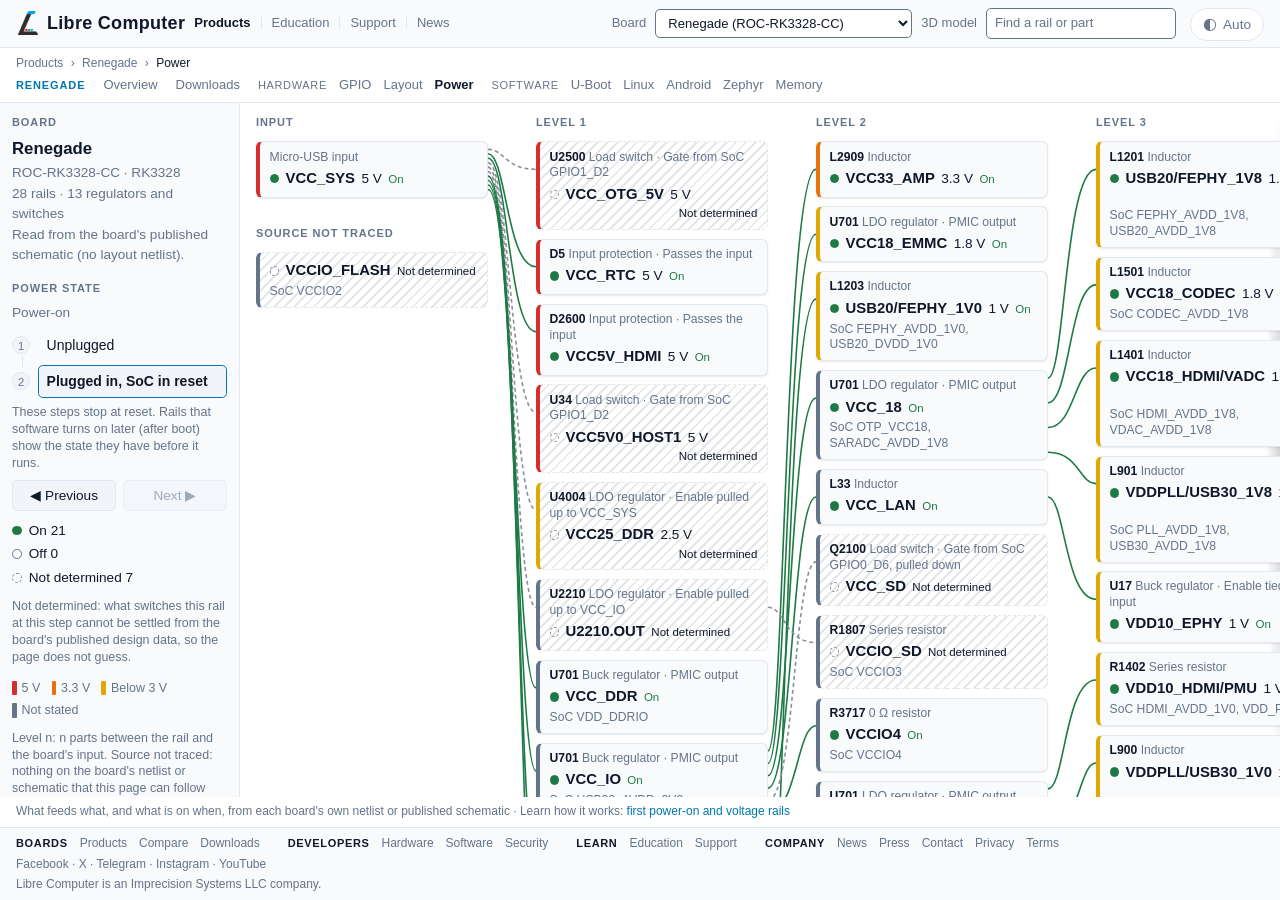
<file: roc-rk3328-cc/index.html>
<!DOCTYPE html>
<html lang="en">
<head>
<meta charset="utf-8">
<!-- Scripts from this site only, plus the inline theme snippet by its sha256
     (tools/check-kit.py recomputes it); data, styles and images same-origin,
     data: for the kit's logo. GitHub Pages sets no headers, so it is a meta. -->
<meta http-equiv="Content-Security-Policy" content="default-src 'self'; script-src 'self' 'sha256-oHIc59mqgn9ICn5smlJlKAoSorMm9lRvLXPlZJXSqW8='; style-src 'self' 'unsafe-inline'; img-src 'self' data:; object-src 'none'; base-uri 'none'; form-action 'none'">
<meta name="referrer" content="strict-origin-when-cross-origin">
<meta name="viewport" content="width=device-width, initial-scale=1">
<title>Renegade (ROC-RK3328-CC): power tree — Libre Computer</title>
<meta name="description" content="Renegade (ROC-RK3328-CC): Power tree for Libre Computer boards: which regulator feeds which rail, what switches it, and which rails are on in each power state, from each board's own netlist or published schematic.">
<!-- og -->
<meta property="og:type" content="website">
<meta property="og:site_name" content="Libre Computer">
<meta property="og:title" content="Renegade (ROC-RK3328-CC): power tree — Libre Computer">
<meta property="og:description" content="Renegade (ROC-RK3328-CC): Power tree for Libre Computer boards: which regulator feeds which rail, what switches it, and which rails are on in each power state, from each board's own netlist or published schematic.">
<meta property="og:url" content="https://power.hardware.libre.computer/roc-rk3328-cc/">
<meta property="og:image" content="https://libre.computer/images/ogImage.webp">
<meta name="twitter:card" content="summary_large_image">
<!-- /og -->
<link rel="canonical" href="https://power.hardware.libre.computer/roc-rk3328-cc/">
<link rel="icon" href="data:,">
<link rel="stylesheet" href="/css/lc-kit.css">
<link rel="stylesheet" href="/css/style.css">
<!-- Sets the theme before first paint, so a dark visitor never sees a white
     flash. Must stay inline and must stay ahead of the stylesheets; the copy
     is checked by tools/lc-ui-kit/sync.py against HEAD_SNIPPET in lc-kit.js. -->
<script>try{var q=new URLSearchParams(location.search),e=q.get("embed")==="1",t=e&&q.get("theme");if(e)document.documentElement.classList.add("lc-embed");var p=t==="light"||t==="dark"?t:localStorage.getItem("theme")||"auto";if(p==="dark"||(p==="auto"&&matchMedia("(prefers-color-scheme: dark)").matches))document.documentElement.classList.add("dark")}catch(x){}</script>
</head>
<body data-board="roc-rk3328-cc">
<a class="lc-skip" href="#stage">Skip to content</a>

<header class="lc-topbar">
  <div class="lc-brand">
    <a class="lc-brand-name" href="https://libre.computer">Libre Computer</a>
    <nav class="lc-sites" aria-label="Libre Computer sites">
      <a class="lc-site" href="https://libre.computer/products/" aria-current="true">Products</a>
      <a class="lc-site" href="https://education.libre.computer/">Education</a>
      <a class="lc-site" href="https://hub.libre.computer/">Support</a>
      <a class="lc-site" href="https://libre.computer/news/">News</a>
    </nav>
  </div>
  <div class="lc-controls">
    <label for="board-select">Board</label>
    <select id="board-select" aria-label="Select board"></select>
    <input id="search" type="search" placeholder="Find a rail or part" autocomplete="off" spellcheck="false" aria-label="Find a rail, part or SoC pad">
  </div>
</header>
<nav class="lc-subnav" aria-label="Hardware">
    <div class="lc-subnav-sites">
      <nav class="lc-crumbs" aria-label="Breadcrumb"><a href="https://libre.computer/products/">Products</a> <span aria-hidden="true">›</span> <a href="https://libre.computer/products/roc-rk3328-cc/">Renegade</a> <span aria-hidden="true">›</span> <span aria-current="page">Power</span></nav>
      <script type="application/ld+json">{"@context": "https://schema.org", "@type": "BreadcrumbList", "itemListElement": [{"@type": "ListItem", "position": 1, "name": "Products", "item": "https://libre.computer/products/"}, {"@type": "ListItem", "position": 2, "name": "Renegade", "item": "https://libre.computer/products/roc-rk3328-cc/"}, {"@type": "ListItem", "position": 3, "name": "Power", "item": "https://power.hardware.libre.computer/roc-rk3328-cc/"}]}</script>
      <span class="lc-subnav-label">Renegade</span>
      <a href="https://libre.computer/products/roc-rk3328-cc/">Overview</a>
      <a href="https://libre.computer/downloads/roc-rk3328-cc/">Downloads</a>
      <span class="lc-board-group"><span class="lc-board-group-label">Hardware</span> <a href="https://gpio.hardware.libre.computer/roc-rk3328-cc/">GPIO</a> <a href="https://layout.hardware.libre.computer/roc-rk3328-cc/">Layout</a> <a href="https://power.hardware.libre.computer/roc-rk3328-cc/" aria-current="page">Power</a></span>
      <span class="lc-board-group"><span class="lc-board-group-label">Software</span> <a href="https://u-boot.software.libre.computer/features/roc-rk3328-cc/">U-Boot</a> <a href="https://linux.software.libre.computer/features/roc-rk3328-cc/">Linux</a> <a href="https://android.software.libre.computer/features/roc-rk3328-cc/">Android</a> <a href="https://zephyr.software.libre.computer/features/roc-rk3328-cc/">Zephyr</a> <a href="https://memory.software.libre.computer/rockchip/?dram=1024">Memory</a></span>
    </div>
</nav>

<h1 class="lc-vh">Libre Computer board power</h1>
<p class="lc-vh" id="announce" role="status" aria-live="polite"></p>
<div class="lc-notices" id="notices"></div>
<script src="/js/file-notice.js"></script>

<div class="lc-main">
  <aside class="lc-panel" id="sidebar">
    <h3>Board</h3>
    <div id="board-meta"></div>

    <h3 id="state-heading">Power state</h3>
    <div id="walk"></div>
    <div id="legend" class="pw-legend" role="group" aria-label="Legend"></div>

    <h3 id="view-heading">View</h3>
    <div class="lc-seg" id="view-seg" role="group" aria-label="View">
      <button type="button" id="view-tree" aria-pressed="true">Tree</button>
      <button type="button" id="view-rails" aria-pressed="false">Rails</button>
    </div>
  </aside>

  <main id="stage">
    <div id="tree" class="pw-tree"></div>
    <div id="rails" hidden></div>

    <section class="pw-text" aria-labelledby="pw-text-h">
      <h2 id="pw-text-h">Renegade (ROC-RK3328-CC): power rails</h2>
      <p>28 rails and 26 parts that make or pass them,
        read off the board's published schematic. Each rail's voltage is the nominal its name states.</p>
      <div class="lc-table-scroll"><table class="lc-table">
        <thead><tr><th scope="col">Rail</th><th scope="col">Voltage</th>
          <th scope="col">Fed by</th><th scope="col">Feeds</th></tr></thead>
        <tbody><tr><th scope="row"><code>VCC_OTG_5V</code></th>
      <td>5 V</td>
      <td>U2500 (Load switch from VCC_SYS); Gate from SoC GPIO1_D2</td>
      <td>—</td></tr><tr><th scope="row"><code>VCC_RTC</code></th>
      <td>5 V</td>
      <td>D5 (Input protection from VCC_SYS); Passes the input</td>
      <td>—</td></tr><tr><th scope="row"><code>VCC_SYS</code></th>
      <td>5 V</td>
      <td>Board input (Micro-USB)</td>
      <td>—</td></tr><tr><th scope="row"><code>VCC5V_HDMI</code></th>
      <td>5 V</td>
      <td>D2600 (Input protection from VCC_SYS); Passes the input</td>
      <td>—</td></tr><tr><th scope="row"><code>VCC5V0_HOST1</code></th>
      <td>5 V</td>
      <td>U34 (Load switch from VCC_SYS); Gate from SoC GPIO1_D2</td>
      <td>—</td></tr><tr><th scope="row"><code>VCC33_AMP</code></th>
      <td>3.3 V</td>
      <td>L2909 (Inductor from VCC_IO); Always connected</td>
      <td>—</td></tr><tr><th scope="row"><code>VCC25_DDR</code></th>
      <td>2.5 V</td>
      <td>U4004 (LDO regulator from VCC_SYS); Enable pulled up to VCC_SYS</td>
      <td>—</td></tr><tr><th scope="row"><code>USB20/FEPHY_1V8</code></th>
      <td>1.8 V</td>
      <td>L1201 (Inductor from VCC_18); Always connected</td>
      <td>SoC FEPHY_AVDD_1V8, USB20_AVDD_1V8</td></tr><tr><th scope="row"><code>VCC18_CODEC</code></th>
      <td>1.8 V</td>
      <td>L1501 (Inductor from VCC_18); Always connected</td>
      <td>SoC CODEC_AVDD_1V8</td></tr><tr><th scope="row"><code>VCC18_EMMC</code></th>
      <td>1.8 V</td>
      <td>U701 (LDO regulator from VCC_IO); PMIC output</td>
      <td>—</td></tr><tr><th scope="row"><code>VCC18_HDMI/VADC</code></th>
      <td>1.8 V</td>
      <td>L1401 (Inductor from VCC_18); Always connected</td>
      <td>SoC HDMI_AVDD_1V8, VDAC_AVDD_1V8</td></tr><tr><th scope="row"><code>VDDPLL/USB30_1V8</code></th>
      <td>1.8 V</td>
      <td>L901 (Inductor from VCC_18); Always connected</td>
      <td>SoC PLL_AVDD_1V8, USB30_AVDD_1V8</td></tr><tr><th scope="row"><code>USB20/FEPHY_1V0</code></th>
      <td>1 V</td>
      <td>L1203 (Inductor from VDD_LOG); Always connected</td>
      <td>SoC FEPHY_AVDD_1V0, USB20_DVDD_1V0</td></tr><tr><th scope="row"><code>VDD10_EPHY</code></th>
      <td>1 V</td>
      <td>U17 (Buck regulator from VCC_LAN); Enable tied to its input</td>
      <td>—</td></tr><tr><th scope="row"><code>VDD10_HDMI/PMU</code></th>
      <td>1 V</td>
      <td>R1402 (Series resistor from VDD_10); Always connected</td>
      <td>SoC HDMI_AVDD_1V0, VDD_PMU</td></tr><tr><th scope="row"><code>VDDPLL/USB30_1V0</code></th>
      <td>1 V</td>
      <td>L900 (Inductor from VDD_10); Always connected</td>
      <td>SoC PLL_DVDD_1V0, USB30_DVDD_1V0</td></tr><tr><th scope="row"><code>U2210.OUT</code></th>
      <td>Not stated</td>
      <td>U2210 (LDO regulator from VCC_SYS); Enable pulled up to VCC_IO</td>
      <td>—</td></tr><tr><th scope="row"><code>VCC_18</code></th>
      <td>Not stated</td>
      <td>U701 (LDO regulator from VCC_IO); PMIC output</td>
      <td>SoC OTP_VCC18, SARADC_AVDD_1V8</td></tr><tr><th scope="row"><code>VCC_DDR</code></th>
      <td>Not stated</td>
      <td>U701 (Buck regulator from VCC_SYS); PMIC output</td>
      <td>SoC VDD_DDRIO</td></tr><tr><th scope="row"><code>VCC_IO</code></th>
      <td>Not stated</td>
      <td>U701 (Buck regulator from VCC_SYS); PMIC output</td>
      <td>SoC USB20_AVDD_3V3, USB30_AVDD_3V3, USB30_VBUS, VCCIO1, VCCIO5, VCCIO6, VCCIO_PMU</td></tr><tr><th scope="row"><code>VCC_LAN</code></th>
      <td>Not stated</td>
      <td>L33 (Inductor from VCC_IO); Always connected</td>
      <td>—</td></tr><tr><th scope="row"><code>VCC_SD</code></th>
      <td>Not stated</td>
      <td>Q2100 (Load switch from VCC_IO); Gate from SoC GPIO0_D6, pulled down</td>
      <td>—</td></tr><tr><th scope="row"><code>VCCIO_FLASH</code></th>
      <td>Not stated</td>
      <td>Source not traced</td>
      <td>SoC VCCIO2</td></tr><tr><th scope="row"><code>VCCIO_SD</code></th>
      <td>Not stated</td>
      <td>R1807 (Series resistor from U2210.OUT); Always connected</td>
      <td>SoC VCCIO3</td></tr><tr><th scope="row"><code>VCCIO4</code></th>
      <td>Not stated</td>
      <td>R3717 (0 Ω resistor from VCC_IO); Always connected</td>
      <td>SoC VCCIO4</td></tr><tr><th scope="row"><code>VDD_10</code></th>
      <td>Not stated</td>
      <td>U701 (LDO regulator from VCC_IO); PMIC output</td>
      <td>—</td></tr><tr><th scope="row"><code>VDD_ARM</code></th>
      <td>Not stated</td>
      <td>U701 (Buck regulator from VCC_SYS); PMIC output</td>
      <td>SoC VDD_CORE</td></tr><tr><th scope="row"><code>VDD_LOG</code></th>
      <td>Not stated</td>
      <td>U701 (Buck regulator from VCC_SYS); PMIC output</td>
      <td>SoC VDD_LOGIC</td></tr></tbody>
      </table></div>
    </section>
  </main>

  <aside class="lc-panel pw-detail" id="detail" aria-label="Rail details" hidden></aside>
</div>

<p class="lc-page-note">What feeds what, and what is on when, from each board's own netlist or published schematic ·
  Learn how it works: <a href="https://education.libre.computer/modules/power/">first power-on and voltage rails</a></p>
<footer class="lc-footer">
  <nav class="lc-footer-links" aria-label="Libre Computer">
    <div class="lc-footer-group"><span class="lc-footer-head">Boards</span><a href="https://libre.computer/products/">Products</a><a href="https://libre.computer/compare/">Compare</a><a href="https://libre.computer/downloads/">Downloads</a></div>
    <div class="lc-footer-group"><span class="lc-footer-head">Developers</span><a href="https://hardware.libre.computer/">Hardware</a><a href="https://software.libre.computer/">Software</a><a href="https://libre.computer/security/">Security</a></div>
    <div class="lc-footer-group"><span class="lc-footer-head">Learn</span><a href="https://education.libre.computer/">Education</a><a href="https://hub.libre.computer/">Support</a></div>
    <div class="lc-footer-group"><span class="lc-footer-head">Company</span><a href="https://libre.computer/news/">News</a><a href="https://libre.computer/press/">Press</a><a href="https://libre.computer/#contact">Contact</a><a href="https://libre.computer/privacy/">Privacy</a><a href="https://libre.computer/terms/">Terms</a></div>
  </nav>
  <p class="lc-footer-social"><a href="https://facebook.com/librecomputer" rel="noopener">Facebook</a> &middot; <a href="https://x.com/LibreComputer" rel="noopener">X</a> &middot; <a href="https://t.me/libre_computer" rel="noopener">Telegram</a> &middot; <a href="https://www.instagram.com/librecomputer/" rel="noopener">Instagram</a> &middot; <a href="https://www.youtube.com/c/LibreComputer" rel="noopener">YouTube</a></p>
  <p class="lc-footer-company">Libre Computer is an <a href="https://imprecisionsystems.com/" rel="noopener">Imprecision Systems LLC</a> company.</p>
</footer>

<script type="module" src="/js/app.js"></script>
</body>
</html>
</file>
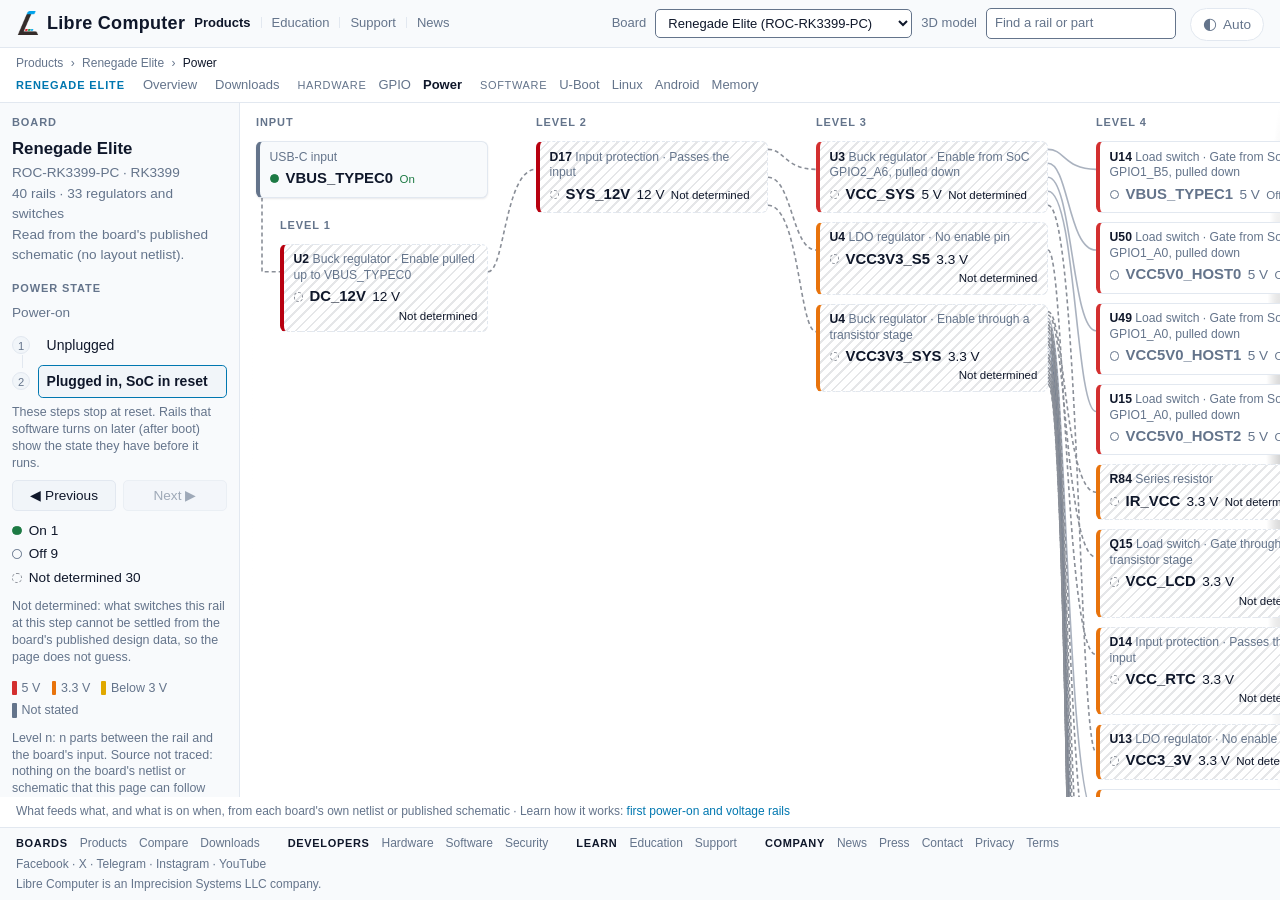
<file: roc-rk3399-pc/index.html>
<!DOCTYPE html>
<html lang="en">
<head>
<meta charset="utf-8">
<!-- Scripts from this site only, plus the inline theme snippet by its sha256
     (tools/check-kit.py recomputes it); data, styles and images same-origin,
     data: for the kit's logo. GitHub Pages sets no headers, so it is a meta. -->
<meta http-equiv="Content-Security-Policy" content="default-src 'self'; script-src 'self' 'sha256-oHIc59mqgn9ICn5smlJlKAoSorMm9lRvLXPlZJXSqW8='; style-src 'self' 'unsafe-inline'; img-src 'self' data:; object-src 'none'; base-uri 'none'; form-action 'none'">
<meta name="referrer" content="strict-origin-when-cross-origin">
<meta name="viewport" content="width=device-width, initial-scale=1">
<title>Renegade Elite (ROC-RK3399-PC): power tree — Libre Computer</title>
<meta name="description" content="Renegade Elite (ROC-RK3399-PC): Power tree for Libre Computer boards: which regulator feeds which rail, what switches it, and which rails are on in each power state, from each board's own netlist or published schematic.">
<!-- og -->
<meta property="og:type" content="website">
<meta property="og:site_name" content="Libre Computer">
<meta property="og:title" content="Renegade Elite (ROC-RK3399-PC): power tree — Libre Computer">
<meta property="og:description" content="Renegade Elite (ROC-RK3399-PC): Power tree for Libre Computer boards: which regulator feeds which rail, what switches it, and which rails are on in each power state, from each board's own netlist or published schematic.">
<meta property="og:url" content="https://power.hardware.libre.computer/roc-rk3399-pc/">
<meta property="og:image" content="https://libre.computer/images/ogImage.webp">
<meta name="twitter:card" content="summary_large_image">
<!-- /og -->
<link rel="canonical" href="https://power.hardware.libre.computer/roc-rk3399-pc/">
<link rel="icon" href="data:,">
<link rel="stylesheet" href="/css/lc-kit.css">
<link rel="stylesheet" href="/css/style.css">
<!-- Sets the theme before first paint, so a dark visitor never sees a white
     flash. Must stay inline and must stay ahead of the stylesheets; the copy
     is checked by tools/lc-ui-kit/sync.py against HEAD_SNIPPET in lc-kit.js. -->
<script>try{var q=new URLSearchParams(location.search),e=q.get("embed")==="1",t=e&&q.get("theme");if(e)document.documentElement.classList.add("lc-embed");var p=t==="light"||t==="dark"?t:localStorage.getItem("theme")||"auto";if(p==="dark"||(p==="auto"&&matchMedia("(prefers-color-scheme: dark)").matches))document.documentElement.classList.add("dark")}catch(x){}</script>
</head>
<body data-board="roc-rk3399-pc">
<a class="lc-skip" href="#stage">Skip to content</a>

<header class="lc-topbar">
  <div class="lc-brand">
    <a class="lc-brand-name" href="https://libre.computer">Libre Computer</a>
    <nav class="lc-sites" aria-label="Libre Computer sites">
      <a class="lc-site" href="https://libre.computer/products/" aria-current="true">Products</a>
      <a class="lc-site" href="https://education.libre.computer/">Education</a>
      <a class="lc-site" href="https://hub.libre.computer/">Support</a>
      <a class="lc-site" href="https://libre.computer/news/">News</a>
    </nav>
  </div>
  <div class="lc-controls">
    <label for="board-select">Board</label>
    <select id="board-select" aria-label="Select board"></select>
    <input id="search" type="search" placeholder="Find a rail or part" autocomplete="off" spellcheck="false" aria-label="Find a rail, part or SoC pad">
  </div>
</header>
<nav class="lc-subnav" aria-label="Hardware">
    <div class="lc-subnav-sites">
      <nav class="lc-crumbs" aria-label="Breadcrumb"><a href="https://libre.computer/products/">Products</a> <span aria-hidden="true">›</span> <a href="https://libre.computer/products/roc-rk3399-pc/">Renegade Elite</a> <span aria-hidden="true">›</span> <span aria-current="page">Power</span></nav>
      <script type="application/ld+json">{"@context": "https://schema.org", "@type": "BreadcrumbList", "itemListElement": [{"@type": "ListItem", "position": 1, "name": "Products", "item": "https://libre.computer/products/"}, {"@type": "ListItem", "position": 2, "name": "Renegade Elite", "item": "https://libre.computer/products/roc-rk3399-pc/"}, {"@type": "ListItem", "position": 3, "name": "Power", "item": "https://power.hardware.libre.computer/roc-rk3399-pc/"}]}</script>
      <span class="lc-subnav-label">Renegade Elite</span>
      <a href="https://libre.computer/products/roc-rk3399-pc/">Overview</a>
      <a href="https://libre.computer/downloads/roc-rk3399-pc/">Downloads</a>
      <span class="lc-board-group"><span class="lc-board-group-label">Hardware</span> <a href="https://gpio.hardware.libre.computer/roc-rk3399-pc/">GPIO</a> <a href="https://power.hardware.libre.computer/roc-rk3399-pc/" aria-current="page">Power</a></span>
      <span class="lc-board-group"><span class="lc-board-group-label">Software</span> <a href="https://u-boot.software.libre.computer/features/roc-rk3399-pc/">U-Boot</a> <a href="https://linux.software.libre.computer/features/roc-rk3399-pc/">Linux</a> <a href="https://android.software.libre.computer/features/roc-rk3399-pc/">Android</a> <a href="https://memory.software.libre.computer/rockchip/?dram=4096">Memory</a></span>
    </div>
</nav>

<h1 class="lc-vh">Libre Computer board power</h1>
<p class="lc-vh" id="announce" role="status" aria-live="polite"></p>
<div class="lc-notices" id="notices"></div>
<script src="/js/file-notice.js"></script>

<div class="lc-main">
  <aside class="lc-panel" id="sidebar">
    <h3>Board</h3>
    <div id="board-meta"></div>

    <h3 id="state-heading">Power state</h3>
    <div id="walk"></div>
    <div id="legend" class="pw-legend" role="group" aria-label="Legend"></div>

    <h3 id="view-heading">View</h3>
    <div class="lc-seg" id="view-seg" role="group" aria-label="View">
      <button type="button" id="view-tree" aria-pressed="true">Tree</button>
      <button type="button" id="view-rails" aria-pressed="false">Rails</button>
    </div>
  </aside>

  <main id="stage">
    <div id="tree" class="pw-tree"></div>
    <div id="rails" hidden></div>

    <section class="pw-text" aria-labelledby="pw-text-h">
      <h2 id="pw-text-h">Renegade Elite (ROC-RK3399-PC): power rails</h2>
      <p>40 rails and 39 parts that make or pass them,
        read off the board's published schematic. Each rail's voltage is the nominal its name states.</p>
      <div class="lc-table-scroll"><table class="lc-table">
        <thead><tr><th scope="col">Rail</th><th scope="col">Voltage</th>
          <th scope="col">Fed by</th><th scope="col">Feeds</th></tr></thead>
        <tbody><tr><th scope="row"><code>DC_12V</code></th>
      <td>12 V</td>
      <td>U2 (Buck regulator from VBUS_TYPEC0); Enable pulled up to VBUS_TYPEC0</td>
      <td>—</td></tr><tr><th scope="row"><code>SYS_12V</code></th>
      <td>12 V</td>
      <td>D17 (Input protection from DC_12V); Passes the input</td>
      <td>—</td></tr><tr><th scope="row"><code>VBUS_TYPEC1</code></th>
      <td>5 V</td>
      <td>U14 (Load switch from VCC_SYS); Gate from SoC GPIO1_B5, pulled down</td>
      <td>—</td></tr><tr><th scope="row"><code>VCC_SYS</code></th>
      <td>5 V</td>
      <td>U3 (Buck regulator from SYS_12V); Enable from SoC GPIO2_A6, pulled down</td>
      <td>—</td></tr><tr><th scope="row"><code>VCC5V0_HOST0</code></th>
      <td>5 V</td>
      <td>U50 (Load switch from VCC_SYS); Gate from SoC GPIO1_A0, pulled down</td>
      <td>—</td></tr><tr><th scope="row"><code>VCC5V0_HOST1</code></th>
      <td>5 V</td>
      <td>U49 (Load switch from VCC_SYS); Gate from SoC GPIO1_A0, pulled down</td>
      <td>—</td></tr><tr><th scope="row"><code>VCC5V0_HOST2</code></th>
      <td>5 V</td>
      <td>U15 (Load switch from VCC_SYS); Gate from SoC GPIO1_A0, pulled down</td>
      <td>—</td></tr><tr><th scope="row"><code>IR_VCC</code></th>
      <td>3.3 V</td>
      <td>R84 (Series resistor from VCC3V3_SYS); Always connected</td>
      <td>—</td></tr><tr><th scope="row"><code>VCC_LAN</code></th>
      <td>3.3 V</td>
      <td>L33 (Inductor from VCC3V3_S3); Always connected</td>
      <td>—</td></tr><tr><th scope="row"><code>VCC_LCD</code></th>
      <td>3.3 V</td>
      <td>Q15 (Load switch from VCC3V3_SYS); Gate through a transistor stage</td>
      <td>—</td></tr><tr><th scope="row"><code>VCC_RTC</code></th>
      <td>3.3 V</td>
      <td>D14 (Input protection from VCC3V3_S5); Passes the input</td>
      <td>—</td></tr><tr><th scope="row"><code>VCC3_3V</code></th>
      <td>3.3 V</td>
      <td>U13 (LDO regulator from VCC_SYS); No enable pin</td>
      <td>—</td></tr><tr><th scope="row"><code>VCC3V3_S0</code></th>
      <td>3.3 V</td>
      <td>U7 (Load switch from VCC3V3_SYS); PMIC output</td>
      <td>—</td></tr><tr><th scope="row"><code>VCC3V3_S3</code></th>
      <td>3.3 V</td>
      <td>U7 (Load switch from VCC3V3_SYS); PMIC output</td>
      <td>SoC APIO1_VDD, TYPEC0_AVDD_3V3, TYPEC1_AVDD_3V3, USB_AVDD_3V3</td></tr><tr><th scope="row"><code>VCC3V3_S5</code></th>
      <td>3.3 V</td>
      <td>U4 (LDO regulator from SYS_12V); No enable pin</td>
      <td>—</td></tr><tr><th scope="row"><code>VCC3V3_SYS</code></th>
      <td>3.3 V</td>
      <td>U4 (Buck regulator from SYS_12V); Enable through a transistor stage</td>
      <td>—</td></tr><tr><th scope="row"><code>VPP_OTP</code></th>
      <td>3.3 V</td>
      <td>Q3 (Load switch from VCC3V3_SYS); Gate through a transistor stage</td>
      <td>—</td></tr><tr><th scope="row"><code>VCC_3V0</code></th>
      <td>3 V</td>
      <td>U7 (LDO regulator from VCC3V3_SYS); PMIC output</td>
      <td>SoC APIO2_VDD, APIO4_VDD, PMUIO2_VDD</td></tr><tr><th scope="row"><code>VCC3V0_SD</code></th>
      <td>3 V</td>
      <td>U20 (LDO regulator from VCC3V3_SYS); Enable from SoC GPIO4_D6, pulled up</td>
      <td>—</td></tr><tr><th scope="row"><code>VCCA3V0_CODEC</code></th>
      <td>3 V</td>
      <td>U7 (LDO regulator from VCC3V3_SYS); PMIC output</td>
      <td>—</td></tr><tr><th scope="row"><code>VCC_1V8</code></th>
      <td>1.8 V</td>
      <td>U7 (Buck regulator from VCC3V3_SYS); PMIC output</td>
      <td>SoC APIO1_VDDPST, APIO3_VDD_1V8, EDP_AVDD_1V8_1, EDP_AVDD_1V8_2, EMMC_VDD_1V8, MIPI_RX0_AVDD_1V8, MIPI_TX0_AVDD_1V8, MIPI_TX1/RX1_AVDD_1V8</td></tr><tr><th scope="row"><code>VCC_EFUSE</code></th>
      <td>1.8 V</td>
      <td>U21 (LDO regulator from VCC3V3_SYS); Enable from SoC GPIO0_B3</td>
      <td>SoC EFUSE_VQPS</td></tr><tr><th scope="row"><code>VCC1_8V</code></th>
      <td>1.8 V</td>
      <td>U13 (LDO regulator from VCC3_3V); No enable pin</td>
      <td>—</td></tr><tr><th scope="row"><code>VCCA_1V8</code></th>
      <td>1.8 V</td>
      <td>U7 (LDO regulator from VCC3V3_SYS); PMIC output</td>
      <td>SoC ADC_AVDD, PCIE_AVDD_1V8, PLL_AVDD_1V8, PMUIO1_VDD_1V8, PMU_VDD_1V8, TYPEC0_AVDD_1V8, TYPEC1_AVDD_1V8, USB_AVDD_1V8</td></tr><tr><th scope="row"><code>VCCA1V8_CODEC</code></th>
      <td>1.8 V</td>
      <td>U7 (LDO regulator from VCC3V3_SYS); PMIC output</td>
      <td>SoC APIO5_VDD, APIO5_VDDPST</td></tr><tr><th scope="row"><code>VCCA1V8_HDMI</code></th>
      <td>1.8 V</td>
      <td>U7 (LDO regulator from VCC3V3_SYS); PMIC output</td>
      <td>SoC HDMI_AVDD_1V8</td></tr><tr><th scope="row"><code>VCC_1V5</code></th>
      <td>1.5 V</td>
      <td>U7 (LDO regulator from VCC3V3_SYS); PMIC output</td>
      <td>SoC APIO2_VDDPST, APIO4_VDDPST, PMUIO2_VDDPST</td></tr><tr><th scope="row"><code>VCC_DDR</code></th>
      <td>1.135 V</td>
      <td>U7 (Buck regulator from VCC3V3_SYS); PMIC output</td>
      <td>SoC DDR0_VDD_1, DDR0_VDD_10, DDR0_VDD_11, DDR0_VDD_12, DDR0_VDD_2, DDR0_VDD_3, DDR0_VDD_4, DDR0_VDD_5, DDR0_VDD_6, DDR0_VDD_7, DDR0_VDD_8, DDR0_VDD_9, DDR1_VDD_1, DDR1_VDD_10, DDR1_VDD_11, DDR1_VDD_12, DDR1_VDD_2, DDR1_VDD_3, DDR1_VDD_4, DDR1_VDD_5, DDR1_VDD_6, DDR1_VDD_7, DDR1_VDD_8, DDR1_VDD_9</td></tr><tr><th scope="row"><code>VDD_DDR0_CLK</code></th>
      <td>1.135 V</td>
      <td>R1204 (0 Ω resistor from VCC_DDR); Always connected</td>
      <td>SoC DDR0_CLK_VDD</td></tr><tr><th scope="row"><code>VDD_DDR1_CLK</code></th>
      <td>1.135 V</td>
      <td>R1205 (0 Ω resistor from VCC_DDR); Always connected</td>
      <td>SoC DDR1_CLK_VDD</td></tr><tr><th scope="row"><code>VDD10_EPHY</code></th>
      <td>1 V</td>
      <td>U17 (Buck regulator from VCC_LAN); Enable pulled up to VCC_LAN</td>
      <td>—</td></tr><tr><th scope="row"><code>VCCA_0V9</code></th>
      <td>0.9 V</td>
      <td>U12 (Buck regulator from VCC3V3_SYS); Enable pulled up to VCC3V3_SYS</td>
      <td>SoC DDR0PLL_AVDD_0V9, DDR1PLL_AVDD_0V9, EDP_AVDD_0V9, EMMC_COREDLL_0V9, PCIE_AVDD_0V9, PLL_AVDD_0V9, PMU_VDD_0V9, TYPEC0_AVDD_0V9_1, TYPEC0_AVDD_0V9_2, TYPEC1_AVDD_0V9_1, TYPEC1_AVDD_0V9_2, USB_AVDD_0V9</td></tr><tr><th scope="row"><code>VCCA0V9_HDMI</code></th>
      <td>0.9 V</td>
      <td>U7 (LDO regulator from VCC3V3_SYS); PMIC output</td>
      <td>SoC HDMI_AVDD_0V9_1, HDMI_AVDD_0V9_2</td></tr><tr><th scope="row"><code>VDD_LOG</code></th>
      <td>0.9 V</td>
      <td>U10 (Buck regulator from VCC3V3_SYS); Enable pulled up to VCC_1V8</td>
      <td>SoC LOGIC_VDD_1, LOGIC_VDD_10, LOGIC_VDD_11, LOGIC_VDD_12, LOGIC_VDD_2, LOGIC_VDD_3, LOGIC_VDD_4, LOGIC_VDD_5, LOGIC_VDD_6, LOGIC_VDD_7, LOGIC_VDD_8, LOGIC_VDD_9</td></tr><tr><th scope="row"><code>VBUS_TYPEC0</code></th>
      <td>Not stated</td>
      <td>Board input (USB-C)</td>
      <td>—</td></tr><tr><th scope="row"><code>VCC_SDIO</code></th>
      <td>Not stated</td>
      <td>U7 (LDO regulator from VCC3V3_SYS); PMIC output</td>
      <td>SoC SDMMC0_VDD</td></tr><tr><th scope="row"><code>VDD_CENTER</code></th>
      <td>Not stated</td>
      <td>U7 (Buck regulator from VCC3V3_SYS); PMIC output</td>
      <td>SoC CENTERLOGIC_VDD_1, CENTERLOGIC_VDD_10, CENTERLOGIC_VDD_2, CENTERLOGIC_VDD_3, CENTERLOGIC_VDD_4, CENTERLOGIC_VDD_5, CENTERLOGIC_VDD_6, CENTERLOGIC_VDD_7, CENTERLOGIC_VDD_8, CENTERLOGIC_VDD_9</td></tr><tr><th scope="row"><code>VDD_CPU_B</code></th>
      <td>Not stated</td>
      <td>U11 (Buck regulator from VCC3V3_SYS); Enable pulled up to VCC_1V8</td>
      <td>SoC BIGCPU_VDD_1, BIGCPU_VDD_10, BIGCPU_VDD_11, BIGCPU_VDD_12, BIGCPU_VDD_13, BIGCPU_VDD_2, BIGCPU_VDD_3, BIGCPU_VDD_4, BIGCPU_VDD_5, BIGCPU_VDD_6, BIGCPU_VDD_7, BIGCPU_VDD_8, BIGCPU_VDD_9</td></tr><tr><th scope="row"><code>VDD_CPU_L</code></th>
      <td>Not stated</td>
      <td>U7 (Buck regulator from VCC3V3_SYS); PMIC output</td>
      <td>SoC LITCPU_VDD_1, LITCPU_VDD_2, LITCPU_VDD_3, LITCPU_VDD_4, LITCPU_VDD_5, LITCPU_VDD_6, LITCPU_VDD_7</td></tr><tr><th scope="row"><code>VDD_GPU</code></th>
      <td>Not stated</td>
      <td>U8 (Buck regulator from VCC3V3_SYS); Enable pulled up to VCC_1V8</td>
      <td>SoC GPU_VDD_1, GPU_VDD_10, GPU_VDD_11, GPU_VDD_12, GPU_VDD_13, GPU_VDD_14, GPU_VDD_15, GPU_VDD_16, GPU_VDD_17, GPU_VDD_18, GPU_VDD_19, GPU_VDD_2, GPU_VDD_20, GPU_VDD_3, GPU_VDD_4, GPU_VDD_5, GPU_VDD_6, GPU_VDD_7, GPU_VDD_8, GPU_VDD_9</td></tr></tbody>
      </table></div>
    </section>
  </main>

  <aside class="lc-panel pw-detail" id="detail" aria-label="Rail details" hidden></aside>
</div>

<p class="lc-page-note">What feeds what, and what is on when, from each board's own netlist or published schematic ·
  Learn how it works: <a href="https://education.libre.computer/modules/power/">first power-on and voltage rails</a></p>
<footer class="lc-footer">
  <nav class="lc-footer-links" aria-label="Libre Computer">
    <div class="lc-footer-group"><span class="lc-footer-head">Boards</span><a href="https://libre.computer/products/">Products</a><a href="https://libre.computer/compare/">Compare</a><a href="https://libre.computer/downloads/">Downloads</a></div>
    <div class="lc-footer-group"><span class="lc-footer-head">Developers</span><a href="https://hardware.libre.computer/">Hardware</a><a href="https://software.libre.computer/">Software</a><a href="https://libre.computer/security/">Security</a></div>
    <div class="lc-footer-group"><span class="lc-footer-head">Learn</span><a href="https://education.libre.computer/">Education</a><a href="https://hub.libre.computer/">Support</a></div>
    <div class="lc-footer-group"><span class="lc-footer-head">Company</span><a href="https://libre.computer/news/">News</a><a href="https://libre.computer/press/">Press</a><a href="https://libre.computer/#contact">Contact</a><a href="https://libre.computer/privacy/">Privacy</a><a href="https://libre.computer/terms/">Terms</a></div>
  </nav>
  <p class="lc-footer-social"><a href="https://facebook.com/librecomputer" rel="noopener">Facebook</a> &middot; <a href="https://x.com/LibreComputer" rel="noopener">X</a> &middot; <a href="https://t.me/libre_computer" rel="noopener">Telegram</a> &middot; <a href="https://www.instagram.com/librecomputer/" rel="noopener">Instagram</a> &middot; <a href="https://www.youtube.com/c/LibreComputer" rel="noopener">YouTube</a></p>
  <p class="lc-footer-company">Libre Computer is an <a href="https://imprecisionsystems.com/" rel="noopener">Imprecision Systems LLC</a> company.</p>
</footer>

<script type="module" src="/js/app.js"></script>
</body>
</html>
</file>
<file: css/lc-kit.css>
/* lc-kit 1 sha256:a7a3ab5e59e4961fccd9a7aa596e9d2a4f72d52913530e20eeb98b5a4cabcb36 */
/* Libre Computer hardware-tool shell — shared by the GPIO pinout, the board
   layout viewer and the power tree.
 *
 * These two sites had grown the same header, the same board picker, the same
 * search box and the same footer twice, with the same seven token names holding
 * the same seven values in both. This is that shell, defined once.
 *
 * THEME. Three states, matching libre.computer: light, dark, and auto, which
 * follows the OS and is the default -- a visitor whose desktop is dark should
 * not have to ask twice. The switch is a `dark` class on <html>, set before
 * first paint by the inline script in each page's <head>, so a dark visitor
 * never sees a white flash. Light is the base and dark is the override, because
 * a stylesheet that loses its media query should degrade to the more legible
 * of the two.
 *
 * The values are libre.computer's own (its css/style.css tokens: --bg, --card,
 * --border, --fg, --muted, --prose-link, --field-border), in both themes,
 * because these tools open inside its product pages: a tool in a neutral grey
 * frame on a slate page read as a different site. A change to that palette is
 * made there and copied here.
 *
 * WHAT BELONGS HERE. The shell and nothing else: page frame, top bar, brand,
 * the controls slot, notices, footer, form controls, focus, and the theme
 * button. A site's own subject matter -- the pinout's mux-class colours, the
 * layout viewer's copper-layer colours -- stays in that site's stylesheet,
 * because nothing is shared by having one file know about both.
 *
 * This file is VENDORED. Edit tools/lc-ui-kit/lc-kit.css in the monorepo and
 * run tools/lc-ui-kit/sync.py; a hand-edit here fails each site's CI.
 */

:root {
  color-scheme: light;
  /* one monospace stack for every site (pad names, addresses, code, keys) */
  --mono: ui-monospace, SFMono-Regular, "SF Mono", Menlo, Consolas, monospace;

  --bg: #ffffff;
  --bg-raised: #f8fafc;
  --bg-sunken: #f1f5f9;
  --border: #e2e8f0;
  /* A field's edge is the only thing that says "type here", so it needs 3:1
     on the page (WCAG 1.4.11); --border is a divider and stays quiet.
     Slate-500, as libre.computer's --field-border: 4.76:1 on --bg, 4.55:1 on
     --bg-raised, and 3.75 / 3.07 on the dark ground and raised panel, so
     one value serves both themes. */
  --border-field: #64748b;
  --text: #0f172a;
  /* 4.76:1 on --bg, 4.55:1 on --bg-raised, 4.34:1 on --bg-sunken */
  --text-dim: #64748b;
  /* Blue TEXT on the page ground, so it darkens on white (#0077b0 is 4.92:1)
     and lightens on the dark ground below. Same two shades libre.computer
     uses, and for the same contrast reason. */
  --accent: #0077b0;
  --brass: #8a6a10;
  --warn: #b45309;
  --danger: #b42318;

  --shadow: 0 1px 2px rgba(15, 23, 42, .06), 0 1px 3px rgba(15, 23, 42, .04);
}

html.dark {
  color-scheme: dark;

  --bg: #0f172a;
  --bg-raised: #1e293b;
  --bg-sunken: #020617;
  --border: #334155;
  --border-field: #64748b;   /* 3.75:1 on --bg, 3.07:1 on --bg-raised */
  --text: #e2e8f0;
  --text-dim: #94a3b8;       /* 6.96:1 on --bg, 5.71:1 on --bg-raised */
  --accent: #00a0e9;         /* 6.13:1 on --bg, 5.02:1 on --bg-raised */
  --brass: #c9a227;
  --warn: #f76b15;
  --danger: #f5a3a6;

  --shadow: none;
}

*, *::before, *::after { box-sizing: border-box; }

html, body { height: 100%; }

/* Two page shapes. An app shell (the layout viewer, the power tree) is one
   window tall and scrolls only inside its panes. A document page (the
   pinout, the memory map, education) scrolls as a whole: its body carries
   class="lc-doc" and grows with its content -- a body held to the window
   would be the sticky title bar's containing block, and the bar would ride
   off the top after one screen. */
body.lc-doc { height: auto; min-height: 100%; }

body {
  display: flex;
  flex-direction: column;
  margin: 0;
  background: var(--bg);
  color: var(--text);
  font: 14px/1.45 -apple-system, "Segoe UI", Roboto, Helvetica, Arial, sans-serif;
}

a { color: var(--accent); text-decoration: none; }
a:hover { text-decoration: underline; }

/* Monospace text in the one stack (zero specificity: a site's own rule wins) */
:where(code, kbd, samp, pre) { font-family: var(--mono); }

:where(button, select, input, a, [role="button"][tabindex]):focus-visible {
  outline: 2px solid var(--accent);
  outline-offset: 1px;
}

/* ---- top bar ---------------------------------------------------------- */

/* Sticky on every site (from 700px up; a phone's bar is too tall to pin, see
   below): an app-shell page never scrolls, so it changes nothing there; a
   document page (body.lc-doc: the pinout, the memory map, education) keeps
   its title bar in view, the same everywhere. */
.lc-topbar {
  flex: none;
  display: flex;
  flex-wrap: wrap;
  align-items: center;
  gap: 14px;
  padding: 8px 16px;
  background: var(--bg-raised);
  border-bottom: 1px solid var(--border);
  position: sticky;
  top: 0;
  z-index: 10;
  font-size: 14px;  /* (the bar's own, whatever size a site sets its body text) */
}

/* CENTRED, NOT BASELINE-ALIGNED. The name's first flex item is the logo, an
   empty box, so the name's baseline is synthesised from the logo's bottom edge
   -- and baseline alignment sat the site links' text on that edge, about 6px
   below the brand text and the controls. Centring puts the logo, the name, the
   links and (via the bar's own centring) the controls on one centre line. */
.lc-brand {
  display: flex;
  flex-wrap: wrap;
  align-items: center;
  gap: 4px 9px;
  min-width: 0;
}

.lc-brand-name {
  display: inline-flex;
  align-items: center;
  gap: 7px;
  font-size: 18px;
  font-weight: 700;
  letter-spacing: .3px;
  color: var(--text);
  white-space: nowrap;
}

/* The Libre Computer mark before the name, light and dark cuts. Embedded as
   data URIs -- libre.computer's own navLogo.webp and navLogo_dark.webp,
   about 2 KB each -- so every site gets it from this one vendored file with
   no image to copy, and nothing loads from another origin. Decorative: the
   name beside it is the link text. */
.lc-brand-name::before {
  content: "";
  flex: none;
  width: 24px;
  height: 24px;
  background: center / contain no-repeat url("[data-uri]");
}
html.dark .lc-brand-name::before {
  background-image: url("[data-uri]");
}
.lc-brand-name:hover { text-decoration: none; color: var(--accent); }

.lc-brand-sub {
  font-size: 13px;
  color: var(--text-dim);
  white-space: nowrap;
}

/* SIGNAL CLASS PALETTE -- shared, because the two tools colour the SAME pins.
   The pinout draws a board's header and the layout draws that header's pads on
   the PCB, and a visitor moving between them reads the colour as meaning the
   same thing. It did not live here at first, when only one tool used it; a
   second copy in the layout's own stylesheet would be a second answer the
   first time a colour changed. Both sites now take the one definition, and
   check-kit.py fails the build if a vendored copy drifts.

   RAILS RAMP BY VOLTAGE, red through orange to yellow as the supply falls:
   12V and PoE deepest, 5V red, 3.3V orange, 1.8V yellow. The ramp used to run
   red into brown, which made 3.3V a burnt orange and 1.8V a tan -- neither
   nameable as a colour, and the three rails a reader actually reaches for on
   a header are the three that have to be told apart at a glance.

   I2C yellow / SPI blue / GPIO green match the board silkscreen. */
:root {
  --c-poe: #6e0011;
  --c-power12v: #b8000f;
  --c-power5v: #d32f2f;
  --c-power3v3: #e8730c;
  --c-powerlv: #e0a800;   /* 1.8V / 3.0V */
  --c-gnd: #454b54;
  --c-nc: #6b6547;        /* not connected */
  --c-gpio: #2f7d3f;
  --c-i2c: #9a7b0a;
  --c-spi: #1f5fd0;
  --c-uart: #7c30cc;
  --c-pwm: #c4295a;
  --c-i2s: #0b6f80;
  --c-pcm: #0b5566;
  --c-tdm: #13876b;
  --c-spdif: #7a2490;
  --c-pdm: #4a7a0a;
  --c-dac: #076a4c;
  --c-adc: #5b8a12;
  --c-clk: #6b737b;
  --c-jtag: #c25a06;
  --c-cec: #5334c4;
  --c-ir: #c33a6a;
  --c-sdio: #0d7f95;
  --c-nand: #6d5449;
  --c-video: #a81c4c;
  --c-pcie: #6a4fc4;
  --c-usb: #1f6fb5;
  --c-eth: #0d8f6a;
  --c-misc: #5a6570;
}

/* THE SERIAL CONSOLE HEADER IS COLOURED AS THE CABLE, not as a signal class.
   Ground black, TX white, RX green -- the USB-TTL lead everyone plugs into it,
   and the colours our own documentation has always named for that header:
   "2J1 Connector Highlighted in Red: Ground (BLACK) TX (WHITE) RX (GREEN)".
   Someone at the board with the cable in their hand is matching wire to pin,
   so the pin should be the colour of the wire.

   These are wire colours, so they do NOT flip with the theme -- a black lead
   is black on both. They sit on the drawn board rather than on the page. */
:root, html.dark {
  --c-wire-gnd: #14161a;
  --c-wire-tx:  #f3f5f7;
  --c-wire-rx:  #2ea043;
}

html.dark {
  --c-poe: #6e0011;
  --c-power12v: #cc0f1b;
  --c-power5v: #e5484d;
  --c-power3v3: #f76b15;
  --c-powerlv: #f5c518;   /* 1.8V / 3.0V */
  --c-gnd: #454b54;
  --c-nc: #3c3a2e;
  --c-gpio: #46a758;
  --c-i2c: #eac54f;
  --c-spi: #3b82f6;
  --c-uart: #a855f7;
  --c-pwm: #ec5f87;
  --c-i2s: #1098ad;
  --c-pcm: #0b7285;
  --c-tdm: #63e6be;
  --c-spdif: #862e9e;
  --c-pdm: #5c940d;
  --c-dac: #087f5b;
  --c-adc: #94d82d;
  --c-clk: #adb5bd;
  --c-jtag: #ff922b;
  --c-cec: #7048e8;
  --c-ir: #f06595;
  --c-sdio: #66d9e8;
  --c-nand: #8d6e63;
  --c-video: #c2255c;
  --c-pcie: #b197fc;
  --c-usb: #74c0fc;
  --c-eth: #12b886;
  --c-misc: #6c757d;
}

/* The switch between the Libre Computer sites (written by sync.py, NAV). It
   says which site this is and what the others are. The current one is a link
   to its own root, marked aria-current: on a multi-page site it is the way
   home, and on a tool it resets the page (the query is dropped). */
/* The site links wrap. Five sites in one unbreakable row ran 131px past a
   375px phone and dragged every page sideways; wrapped, the row simply gets
   taller. The brand wraps for the same reason. */
.lc-sites {
  display: flex;
  flex-wrap: wrap;
  align-items: baseline;
  gap: 4px 10px;
  font-size: 13px;
  min-width: 0;
}

.lc-site {
  white-space: nowrap;
  color: var(--text-dim);
}
.lc-site[aria-current] {
  color: var(--text);
  font-weight: 600;
}
a.lc-site:hover { color: var(--accent); text-decoration: none; }
a.lc-site:focus-visible {
  outline: 2px solid var(--accent);
  outline-offset: 2px;
  border-radius: 3px;
}

/* Separator drawn rather than typed, so it is not read out as a word and not
   selected when the visitor copies the heading. */
.lc-site + .lc-site::before {
  content: "";
  display: inline-block;
  width: 1px;
  height: 11px;
  margin-right: 10px;
  vertical-align: -1px;
  background: var(--border);
}

/* The board's own pages, beside the board picker (setBoardLinks). Small and
   dim like the site links, so the picker and the search stay the controls. */
.lc-board-links {
  display: inline-flex;
  flex-wrap: wrap;
  align-items: center;
  gap: 4px 10px;
  font-size: 13px;
}
.lc-board-links[hidden] { display: none; }
.lc-board-links a { color: var(--text-dim); white-space: nowrap; }
.lc-board-links a:hover { color: var(--accent); text-decoration: none; }
.lc-board-links a:focus-visible {
  outline: 2px solid var(--accent);
  outline-offset: 2px;
  border-radius: 3px;
}
@media (max-width: 819.98px) {
  .lc-board-links a { display: inline-block; padding: 10px 0; line-height: 20px; }
}

/* The second bar under the title bar, for a family of sites behind one header
   section (Hardware, Software). Its label and site links are written by
   sync.py (SUBNAV). A site's own pages are a bar of their own under it
   (nav.lc-subnav-local, aria-label "<site> pages"), so each bar has one
   current item. The same voice as education's section bar. */
.lc-subnav {
  flex: none;
  display: flex;
  flex-wrap: wrap;
  gap: 4px 18px;
  padding: 7px 16px;
  background: var(--bg);
  border-bottom: 1px solid var(--border);
  font-size: 13px;
  align-items: baseline;
}
.lc-subnav-sites,
.lc-subnav-pages {
  display: flex;
  align-items: baseline;
  gap: 4px 18px;
}
.lc-subnav-pages { margin-left: auto; }
.lc-subnav-local { padding-top: 5px; padding-bottom: 5px; background: var(--bg-raised); }
.lc-subnav-local .lc-subnav-pages { margin-left: 0; }
.lc-subnav a { color: var(--text-dim); white-space: nowrap; }
.lc-subnav a:hover { color: var(--accent); text-decoration: none; }
.lc-subnav a[aria-current] { color: var(--text); font-weight: 600; }
.lc-subnav a:focus-visible {
  outline: 2px solid var(--accent);
  outline-offset: 2px;
  border-radius: 3px;
}
.lc-subnav-label {
  font-size: 11px;
  font-weight: 700;
  letter-spacing: .08em;
  text-transform: uppercase;
  color: var(--accent);
}
/* The trail in front of the row (sync.py crumbs_html): where this page sits,
   Products › board › view or Libre Computer › family › tool. The row
   wraps, so the trail takes a line of its own above the links. */
.lc-subnav-sites { flex-wrap: wrap; }
.lc-crumbs {
  flex: 1 0 100%;
  font-size: 12px;
  color: var(--text-dim);
}
.lc-crumbs span[aria-hidden] { margin: 0 4px; }
.lc-crumbs [aria-current] { color: var(--text); }
/* On a board's page the row is the board's menu: Overview, Downloads, then
   its Hardware and Software views, each group behind a small label. */
.lc-board-group { display: inline-flex; align-items: baseline; gap: 4px 12px; }
.lc-board-group-label {
  font-size: 11px;
  color: var(--text-dim);
  text-transform: uppercase;
  letter-spacing: .06em;
}
.lc-subnav a[aria-current="page"] { color: var(--text); font-weight: 600; }
/* A phone: one sideways-scrolling row, not a wrap of single links. */
@media (max-width: 819.98px) {
  .lc-subnav-sites { flex-wrap: nowrap; }
  .lc-crumbs { flex: none; padding: 10px 0; }
  .lc-board-group { flex: none; }
  .lc-subnav {
    flex-wrap: nowrap;
    padding-top: 0;
    padding-bottom: 0;
    overflow-x: auto;
    scrollbar-width: none;
  }
  .lc-subnav::-webkit-scrollbar { display: none; }
  .lc-subnav a { display: inline-block; padding: 10px 0; line-height: 20px; }
  .lc-subnav-label,
  .lc-subnav-sites,
  .lc-subnav-pages { flex: none; }
}

/* A pill for a state the visitor should not have to infer, e.g. that the board
   picker is currently listing boards nobody can buy yet. */
.lc-flag {
  padding: 1px 7px;
  border-radius: 999px;
  background: var(--warn);
  /* Page ground, not white. White clears on the light caution brown and
     fails on the dark theme's bright caution orange; the dark ground on
     that orange clears. */
  color: var(--bg);
  font-size: 11px;
  font-weight: 700;
  letter-spacing: .3px;
  white-space: nowrap;
}

/* A <select> sizes itself to its widest option and will not shrink below it,
   so without the min-width:0 / max-width pair a long board name pushes the
   whole bar sideways on a phone -- measured at 495px of control on a 375px
   viewport, which moved the entire page 125px. A flex item's automatic minimum
   is its content, so flex-shrink alone never reaches it. */
.lc-controls {
  display: flex;
  align-items: center;
  gap: 9px;
  flex-wrap: wrap;
  margin-left: auto;
  min-width: 0;
  max-width: 100%;
}
.lc-controls label { color: var(--text-dim); font-size: 13px; }
.lc-controls select { min-width: 0; max-width: 100%; }

select,
input[type="search"],
input[type="text"] {
  background: var(--bg);
  color: var(--text);
  border: 1px solid var(--border-field);
  border-radius: 5px;
  padding: 5px 8px;
  font: inherit;
  font-size: 13px;
}
select:hover,
input[type="search"]:hover,
input[type="text"]:hover { border-color: var(--text-dim); }
input[type="search"] { width: 190px; }
input[type="search"]::placeholder { color: var(--text-dim); }

/* ---- skip link, visually hidden ----------------------------------------- */

/* The first Tab stop on every page: past the title bar to the page's own
   content (<a class="lc-skip" href="#main">, the target the page's <main>,
   id="main" unless it already has an id). */
.lc-skip {
  position: absolute;
  left: -999px;
  top: 0;
  z-index: 50;
  padding: 6px 10px;
  background: var(--bg-raised);
  color: var(--text);
  border: 1px solid var(--border-field);
  border-radius: 5px;
}
.lc-skip:focus { left: 8px; top: 8px; }

/* Read by a screen reader, not shown: a page heading the layout carries
   visually already, a status line. */
.lc-vh {
  position: absolute;
  width: 1px;
  height: 1px;
  overflow: hidden;
  clip-path: inset(50%);
  white-space: nowrap;
}

/* ---- embed mode (?embed=1, lc-kit.js EMBED) ------------------------------ */

/* Inside another page's frame: the chrome that names the site and the board
   goes (the framing page names both), the tool's own controls stay, and
   "Open ⤢" opens the full tool. The board and SoC-family pickers go too: the
   frame is for the one board its page is about. */
html.lc-embed .lc-skip,
html.lc-embed .lc-brand,
html.lc-embed .lc-sites,
html.lc-embed .lc-subnav,
html.lc-embed .lc-board-links,
html.lc-embed .lc-footer,
html.lc-embed .lc-theme-btn,
html.lc-embed #board-select,
html.lc-embed .board-select,
html.lc-embed #family-select,
html.lc-embed .family-select,
html.lc-embed label[for="board-select"],
html.lc-embed label[for="family-select"] {
  display: none !important;
}
html.lc-embed .lc-topbar { position: static; padding: 6px 12px; }
.lc-embed-open {
  display: inline-flex;
  align-items: center;
  padding: .3rem .7rem;
  border: 1px solid var(--border);
  border-radius: 999px;
  color: var(--text);
  font-size: 13px;
  white-space: nowrap;
}
.lc-embed-open:hover { border-color: var(--text-dim); text-decoration: none; }
.lc-embed-open:focus-visible { outline: 2px solid var(--accent); outline-offset: 2px; }

/* ---- theme button ------------------------------------------------------ */

.lc-theme-btn {
  display: inline-flex;
  align-items: center;
  gap: .4rem;
  padding: .35rem .75rem;
  border: 1px solid var(--border);
  border-radius: 999px;
  background: var(--bg);
  color: var(--text);
  font: inherit;
  font-size: .85rem;
  cursor: pointer;
  white-space: nowrap;
}
.lc-theme-btn:hover { border-color: var(--text-dim); }
.lc-theme-icon { font-size: 1rem; line-height: 1; }

/* Auto is the default, so it reads as the quiet state; an explicit choice is
   marked, which is the whole point of showing the state rather than a bare
   "Theme". */
.lc-theme-btn[data-theme="auto"] { color: var(--text-dim); }
.lc-theme-btn[data-theme="light"],
.lc-theme-btn[data-theme="dark"] { border-color: currentColor; }

/* THE THEME CONTROL KEEPS THE CORNER, at every width. The topbar wraps, and
   the button is its last child, so whenever the controls filled the first row
   (a phone; a tool's board picker, board links and search below ~1370px) it
   wrapped onto a line of its own at the left -- the one control whose
   position a reader relies on, moving with the content around it. Pinned to
   the top right it is always in the same place, and the row it used to take
   goes back to the page. The padding reserves its width so a long select
   cannot run underneath. (The bar is positioned -- sticky, or relative on a
   phone -- so it is the button's containing block.) The reserve applies to
   every row, so when a tool's controls wrap to a second row (about 820 to
   1430px) that row ends 104px short of the edge: the cost of a button that
   never moves. */
.lc-topbar { padding-right: 104px; }
.lc-theme-btn { position: absolute; top: 8px; right: 16px; }

@media (max-width: 560px) {
  /* The label goes before the control does: the icon plus the title attribute
     still say which state is active. */
  .lc-theme-label { display: none; }
}

/* THE NARROW BAR IS DELIBERATE ROWS, not whatever wrapping leaves. Below the
   desktop width the brand and the site links share the first row with the
   pinned theme button, whose width that row (and only that row) reserves; the
   controls get the next row and start at the left edge instead of floating
   right. The site links never wrap: a wrapped bar put one link and a dangling
   separator on a line of their own. When they do not fit they scroll
   sideways. Every link and control is at least 40px tall, the touch minimum.
   819.98px, not 820px: at exactly 820 the bar keeps the layout it already had
   there. */
@media (max-width: 819.98px) {
  .lc-topbar { padding: 8px 16px 10px; row-gap: 6px; }
  .lc-brand {
    flex: 1 1 100%;
    flex-wrap: nowrap;
    align-items: center;
    gap: 0 14px;
    padding-right: 88px;
  }
  .lc-brand-name { flex: none; min-height: 40px; }
  .lc-theme-btn { min-width: 40px; min-height: 40px; justify-content: center; }

  /* No visible scrollbar: it would sit on top of the links. */
  .lc-sites {
    flex: 1 1 auto;
    flex-wrap: nowrap;
    overflow-x: auto;
    scrollbar-width: none;
  }
  .lc-sites::-webkit-scrollbar { display: none; }
  .lc-site { display: inline-block; padding: 10px 0; line-height: 20px; }

  .lc-controls { flex: 1 1 100%; margin-left: 0; }
  .lc-controls select,
  .lc-controls input { min-height: 40px; }
  /* The search box grows into whatever its row leaves, so the board's own
     links (setBoardLinks) share its row instead of taking one of their own. */
  .lc-controls input[type="search"] { flex: 1 1 9rem; width: auto; min-width: 0; }
}

/* 16px exactly on a narrow screen or any touch screen (a tablet is wider
   than the narrow layout): below it Safari zooms the page when a field takes
   focus, and the only way back out of that zoom is a pinch. */
@media (max-width: 819.98px), (pointer: coarse) {
  .lc-controls select,
  .lc-controls input { font-size: 16px; }
}

/* A phone has no room for the links beside the brand, so they take a row of
   their own under it, and the theme button keeps the brand row's corner. The
   row bleeds to the screen edges, so a link scrolled under the edge is cut by
   the screen rather than by the bar's padding -- the cut-off word is the cue
   that the row scrolls. */
@media (max-width: 699.98px) {
  /* Four rows of bar (brand, sites, picker, search) are a quarter of a phone
     screen: on a phone the bar scrolls away with the page instead of pinning.
     Still positioned, so the theme button keeps its corner. */
  .lc-topbar { position: relative; }
  .lc-brand { flex-wrap: wrap; padding-right: 0; }
  .lc-sites {
    flex: 0 0 calc(100% + 32px);
    margin: 0 -16px;
    padding: 0 16px;
  }
}

/* ---- notices ----------------------------------------------------------- */

.lc-notices { flex: none; }

.lc-notice {
  margin: 0;
  padding: 7px 16px;
  font-size: 13px;
  background: color-mix(in srgb, var(--warn) 14%, var(--bg));
  color: var(--text);
  border-bottom: 1px solid var(--border);
}
.lc-notice.error {
  background: color-mix(in srgb, var(--danger) 14%, var(--bg));
}
.lc-notice code { font-family: var(--mono); }
/* The accent on the caution wash is too light for the notice's type.
   The underline is what says the words are a link. */
.lc-notice a { color: var(--text); text-decoration: underline; }

/* ---- footer ------------------------------------------------------------ */

/* The same footer on every site (sync.py FOOTER): the sections, the social
   accounts, the company. */
.lc-footer {
  flex: none;
  padding: 7px 16px;
  background: var(--bg-raised);
  border-top: 1px solid var(--border);
  font-size: 12px;
  color: var(--text-dim);
}
.lc-footer p { margin: 2px 0 0; }
.lc-footer a { color: var(--text-dim); }
.lc-footer a:hover { color: var(--accent); }
.lc-footer-links a { white-space: nowrap; }
/* Its four groups (Boards, Developers, Learn, Company), side by side. */
.lc-footer-links { display: flex; flex-wrap: wrap; gap: 4px 28px; margin-bottom: 4px; }
.lc-footer-group { display: flex; flex-wrap: wrap; align-items: baseline; gap: 2px 12px; }
.lc-footer-head {
  font-size: 11px;
  font-weight: 700;
  letter-spacing: .06em;
  text-transform: uppercase;
  color: var(--text);
}

/* A tool's front page: what the tool shows and every board's own page, in
   the HTML for a reader that runs no script (each site's tools/render.mjs). */
.lc-tool-index { padding: 16px; font-size: 14px; color: var(--text-dim); }
.lc-tool-index h2 { margin: 0 0 6px; font-size: 16px; color: var(--text); }
.lc-tool-index p { margin: 0 0 8px; }
.lc-tool-index ul { margin: 0; padding-left: 18px; columns: 16rem; }

/* A page's own note above the footer: where its data comes from, and the
   education module that explains it. */
.lc-page-note {
  flex: none;
  margin: 0;
  padding: 6px 16px;
  font-size: 12px;
  color: var(--text-dim);
}
html.lc-embed .lc-page-note { display: none; }

/* ---- shared bits both tools grew separately ---------------------------- */

.lc-main { flex: 1; display: flex; min-height: 0; }

.lc-panel {
  flex: none;
  background: var(--bg-raised);
  border-right: 1px solid var(--border);
  overflow-y: auto;
  padding: 12px;
}

.lc-panel h3 {
  margin: 16px 0 6px;
  font-size: 11px;
  font-weight: 700;
  text-transform: uppercase;
  letter-spacing: .9px;
  color: var(--text-dim);
}
.lc-panel h3:first-child { margin-top: 0; }

/* A data table, the same on every site: ruled rows, small dim uppercase
   column headers like the panel headings above. A site adds only what its
   data needs (a sticky header, a highlighted row, a reading size). Wrap it in
   .lc-table-scroll where it may be wider than a phone: the table keeps its
   columns and scrolls sideways inside its own box, never the page. */
.lc-table {
  width: 100%;
  border-collapse: collapse;
  font-size: 0.92rem;
}
.lc-table caption { text-align: left; color: var(--text-dim); padding-bottom: .4rem; }
.lc-table th,
.lc-table td {
  text-align: left;
  vertical-align: top;
  padding: 0.35rem 0.6rem;
  border-bottom: 1px solid var(--border);
}
.lc-table thead th,
.lc-table > tr:first-child > th {
  font-size: 11px;
  font-weight: 700;
  text-transform: uppercase;
  letter-spacing: .9px;
  color: var(--text-dim);
}
.lc-table tbody th { font-weight: 600; }
.lc-table-scroll { overflow-x: auto; }

/* The small dim uppercase label: a panel heading, a column title, a
   section kicker -- the same voice as .lc-panel h3 and a table's header. */
.lc-label {
  font-size: 11px;
  font-weight: 700;
  text-transform: uppercase;
  letter-spacing: .9px;
  color: var(--text-dim);
}

/* A colour swatch: one small rounded square, wherever a colour is keyed (a
   legend, a slot in a list, a toggle). The site sets its colour; a site that
   also shows a state with it (the power tree's on/off) adds that itself. */
.lc-swatch {
  display: inline-block;
  width: 11px;
  height: 11px;
  border-radius: 2px;
  flex: none;
  vertical-align: -1px;
}

/* The hover tooltip: follows the theme like the panels, never a fixed dark
   box. The site positions it (fixed to the window or absolute in its stage)
   and picks its font (the pinout's pad names are monospace). */
.lc-tooltip {
  z-index: 20;
  pointer-events: none;
  max-width: 340px;
  padding: 6px 9px;
  border: 1px solid var(--border);
  border-radius: 6px;
  background: var(--bg-raised);
  color: var(--text);
  box-shadow: var(--shadow);
  font-size: 12px;
}
.lc-tooltip[hidden] { display: none; }

/* A chip: a small bordered token that picks one of a set (a mux on the
   pinout's pin, a step of the power sequence). It is a <button> with
   aria-pressed, so it takes focus and says which one is picked. Pressed is
   an inset accent ring plus the accent wash: not an outline, which is the
   focus ring, and not the border, which a site may use for a state (the
   power tool's on and absent). The site adds a dot or a font. */
.lc-chips { display: flex; flex-wrap: wrap; gap: 5px; }
.lc-chip {
  display: inline-flex;
  align-items: center;
  gap: 5px;
  padding: 2px 8px;
  background: var(--bg);
  border: 1px solid var(--border);
  border-radius: 4px;
  color: var(--text);
  font: inherit;
  font-size: 12px;
  line-height: 1.4;
  cursor: pointer;
}
.lc-chip:hover { border-color: var(--text-dim); }
.lc-chip[aria-pressed="true"] {
  box-shadow: inset 0 0 0 1px var(--accent);
  background-color: color-mix(in srgb, var(--accent) 16%, var(--bg));
  color: var(--text);
}

.lc-seg { display: flex; gap: 5px; }
.lc-seg button {
  flex: 1;
  padding: 6px 8px;
  background: var(--bg-sunken);
  border: 1px solid var(--border);
  border-radius: 5px;
  color: var(--text-dim);
  font: inherit;
  font-size: 12px;
  font-weight: 600;
  cursor: pointer;
}
.lc-seg button:hover { border-color: var(--text-dim); color: var(--text); }
.lc-seg button[aria-pressed="true"] {
  background: color-mix(in srgb, var(--accent) 16%, var(--bg));
  border-color: var(--accent);
  /* The accent is the border and the wash. As 12px ink on the light wash
     it is too light. The words stay page ink in both themes. */
  color: var(--text);
}

.lc-toggle {
  display: flex;
  align-items: center;
  gap: 8px;
  width: 100%;
  margin-bottom: 2px;
  padding: 4px 7px;
  background: transparent;
  border: 1px solid transparent;
  border-radius: 4px;
  color: var(--text);
  font: inherit;
  font-size: 12px;
  text-align: left;
  cursor: pointer;
}
.lc-toggle:hover { background: var(--bg-sunken); }
/* Off is dimmer type and a faded swatch, not a faded control. Opacity on
   the whole row takes the label below body text in both themes. */
.lc-toggle[aria-pressed="false"] { color: var(--text-dim); }
.lc-toggle[aria-pressed="false"] .lc-swatch { opacity: .45; }
.lc-toggle .lc-name {
  flex: 1;
  overflow: hidden;
  text-overflow: ellipsis;
  white-space: nowrap;
}
.lc-toggle .lc-count { flex: none; color: var(--text-dim); font-size: 11px; }

[hidden] { display: none !important; }
</file>
<file: css/style.css>
/* Power tree and power states. The shell (bar, notices, panel, segmented
 * control, toggles) comes from css/lc-kit.css; this file is the tree, the
 * state stepper, the rail table and the detail panel.
 *
 * A rail's colour is its voltage class (the pinout site's palette); its
 * state is shown three ways at once -- fill, the state word, and the dot --
 * so it never rests on colour alone. */

:root {
  --pw-on: #1d7a44;   /* 5:1 on the card background */
  --pw-off: var(--text-dim);
  --pw-x: #8a8f98;
  --pw-hatch: repeating-linear-gradient(135deg, transparent 0 5px, rgba(138, 143, 152, 0.22) 5px 7px);
}
.dark {
  --pw-on: #4cc27e;
  --pw-x: #9aa0aa;
}

/* The kit is an app shell: the body is the viewport and .lc-main fills what
 * the bar and footer leave, so each column scrolls on its own. */
.lc-main {
  min-width: 0;
}

#sidebar {
  flex: 0 0 15rem;
}

#stage {
  flex: 1 1 auto;
  min-width: 0;
  overflow: auto;
  padding: 0.75rem 1rem 2rem;
  /* scroll shadows: a soft edge appears on a side that has more to scroll */
  background:
    linear-gradient(to right, var(--bg) 30%, transparent) left / 2.5rem 100% no-repeat local,
    linear-gradient(to left, var(--bg) 30%, transparent) right / 2.5rem 100% no-repeat local,
    radial-gradient(farthest-side at 0 50%, rgba(0, 0, 0, 0.18), transparent) left / 0.9rem 100% no-repeat scroll,
    radial-gradient(farthest-side at 100% 50%, rgba(0, 0, 0, 0.18), transparent) right / 0.9rem 100% no-repeat scroll;
}

.pw-vkey {
  display: flex;
  flex-wrap: wrap;
  gap: 0.25rem 0.7rem;
  margin: 0.6rem 0 0;
  font-size: 0.78rem;
  color: var(--text-dim);
}

.pw-vkey-item {
  --pw-vc: var(--border);
  display: inline-flex;
  align-items: center;
  gap: 0.3rem;
}

.pw-vbar {
  width: 0.3rem;
  height: 0.9rem;
  border-radius: 1px;
  background: var(--pw-vc);
}

.pw-cell-loads {
  font-size: 0.8rem;
  color: var(--text-dim);
  min-width: 12rem;
}

.pw-detail {
  flex: 0 0 19rem;
  border-right: none;
  border-left: 1px solid var(--border);
}

/* sidebar ------------------------------------------------------------------ */

.pw-meta-name {
  font-size: 1.05rem;
  font-weight: 600;
  margin: 0.2rem 0 0.1rem;
}

.pw-meta-sub {
  color: var(--text-dim);
  font-size: 0.85rem;
  margin: 0.1rem 0;
}

.pw-walk-name {
  color: var(--text-dim);
  font-size: 0.85rem;
  margin: 0 0 0.4rem;
}

.pw-walk-select {
  width: 100%;
  margin-bottom: 0.5rem;
}

.pw-steps {
  list-style: none;
  counter-reset: step;
  margin: 0;
  padding: 0;
}

.pw-steps li {
  counter-increment: step;
  position: relative;
  padding-left: 1.6rem;
}

.pw-steps li::before {
  content: counter(step);
  position: absolute;
  left: 0;
  top: 0.45rem;
  width: 1.15rem;
  height: 1.15rem;
  border-radius: 50%;
  font-size: 0.7rem;
  line-height: 1.15rem;
  text-align: center;
  background: var(--bg-sunken);
  color: var(--text-dim);
  border: 1px solid var(--border);
}

.pw-steps li:not(:last-child)::after {
  content: "";
  position: absolute;
  left: 0.6rem;
  top: 1.65rem;
  bottom: -0.35rem;
  border-left: 1px solid var(--border);
}

.pw-step {
  display: block;
  width: 100%;
  text-align: left;
  font: inherit;
  color: var(--text);
  background: none;
  border: 1px solid transparent;
  border-radius: 0.3rem;
  padding: 0.35rem 0.5rem;
  margin: 0.15rem 0;
  cursor: pointer;
}

.pw-step:hover {
  background: var(--bg-sunken);
}

.pw-step[aria-pressed="true"] {
  border-color: var(--accent);
  background: var(--bg-sunken);
  font-weight: 600;
}

.pw-step-nav {
  display: flex;
  gap: 0.4rem;
  margin: 0.5rem 0;
}

.pw-nav {
  flex: 1;
  font: inherit;
  font-size: 0.85rem;
  color: var(--text);
  background: var(--bg-sunken);
  border: 1px solid var(--border);
  border-radius: 5px;
  padding: 0.3rem 0.5rem;
  cursor: pointer;
}

.pw-nav:disabled {
  color: var(--text-dim);
  cursor: default;
  opacity: 0.6;
}

.pw-help {
  margin: 0.4rem 0 0;
  font-size: 0.78rem;
  color: var(--text-dim);
  line-height: 1.35;
}

/* the wires say where a rail comes from; without them the card does */
.pw-from {
  display: none;
}

.pw-legend {
  display: flex;
  flex-direction: column;
  gap: 0.25rem;
  margin: 0.6rem 0 0.2rem;
  font-size: 0.85rem;
}

.pw-legend-item {
  display: flex;
  align-items: center;
  gap: 0.45rem;
}

.pw-swatch {
  display: inline-block;
  width: 0.9rem;
  height: 0.9rem;
  border-radius: 0.2rem;
  border: 1.5px solid var(--border);
  flex: 0 0 auto;
}

.pw-s-on .pw-swatch {
  background: var(--pw-on);
  border-color: var(--pw-on);
}

.pw-s-off .pw-swatch {
  background: var(--border);
  border-color: var(--pw-off);
}

.pw-s-x .pw-swatch {
  background: var(--pw-hatch);
  border-color: var(--pw-x);
  border-style: dashed;
}

/* tree ---------------------------------------------------------------------- */

.pw-tree {
  position: relative;
  width: max-content;
  min-width: 100%;
}

.pw-wires {
  position: absolute;
  top: 0;
  left: 0;
  pointer-events: none;
}

.pw-wire {
  fill: none;
  stroke-width: 1.6;
  stroke: var(--pw-on);
}

.pw-wire.pw-s-off {
  stroke: var(--text-dim);
  stroke-opacity: 0.55;
}

.pw-wire.pw-s-x {
  stroke: var(--pw-x);
  stroke-dasharray: 4 3;
}

.pw-wire-hot {
  stroke-width: 3;
}

.pw-cols {
  position: relative;
  display: flex;
  align-items: flex-start;
  gap: 3rem;
}

.pw-col {
  flex: 0 0 14.5rem;
  display: flex;
  flex-direction: column;
  gap: 0.55rem;
}

/* (the kit's .lc-label; this page's own: its spacing) */
.pw-col-title {
  margin: 0 0 0.1rem;
}

.pw-col-more {
  margin-top: 1.2rem;
}

/* Level 1 stacked under a lone input: indented, so its wires run down the
 * gutter the indent leaves (app.js drawWires) */
.pw-col-stacked {
  margin: 0.7rem 0 0.1rem 1.5rem;
}

.pw-rail-stacked {
  margin-left: 1.5rem;
}

.pw-rail {
  --pw-vc: var(--border);
  display: flex;
  flex-direction: column;
  gap: 0.15rem;
  text-align: left;
  font: inherit;
  color: var(--text);
  background: var(--bg-raised);
  border: 1px solid var(--border);
  border-left: 4px solid var(--pw-vc);
  border-radius: 0.4rem;
  padding: 0.45rem 0.6rem;
  cursor: pointer;
  box-shadow: var(--shadow);
}

.pw-v-unknown { --pw-vc: var(--text-dim); }
.pw-v-power12v { --pw-vc: var(--c-power12v); }
.pw-v-power5v { --pw-vc: var(--c-power5v); }
.pw-v-power3v3 { --pw-vc: var(--c-power3v3); }
.pw-v-powerlv { --pw-vc: var(--c-powerlv); }

.pw-rail:hover,
.pw-rail:focus-visible {
  border-color: var(--accent);
  border-left-color: var(--pw-vc);
}

.pw-rail.pw-s-off {
  background: var(--bg);
  box-shadow: none;
}

.pw-rail.pw-s-off .pw-name,
.pw-rail.pw-s-off .pw-volt {
  color: var(--text-dim);
}

.pw-rail.pw-s-x {
  background-color: var(--bg);
  background-image: var(--pw-hatch);
  border-style: dashed;
  border-left-style: solid;
  box-shadow: none;
}

/* Pressed as the kit's .lc-chip is: an inset ring and an accent wash, not an
   outline, which is the focus ring. After the off and unknown states, so a
   pressed rail in either still shows it (the hatch stays, under the wash). */
.pw-rail[aria-pressed="true"] {
  box-shadow: inset 0 0 0 2px var(--accent);
  background-color: color-mix(in srgb, var(--accent) 16%, var(--bg-raised));
}

.pw-rail.pw-dim,
.pw-rail.pw-faded {
  opacity: 0.3;
}

.pw-rail.pw-faded:hover,
.pw-rail.pw-faded:focus-visible {
  opacity: 0.75;
}

.pw-wire.pw-wire-faded {
  stroke-opacity: 0.12;
}

.pw-row-faded td {
  opacity: 0.4;
}

.pw-rail-head {
  display: flex;
  flex-wrap: wrap;
  align-items: baseline;
  column-gap: 0.4rem;
}

.pw-dot {
  width: 0.6rem;
  height: 0.6rem;
  border-radius: 50%;
  flex: 0 0 auto;
  align-self: center;
  border: 1.5px solid var(--pw-off);
}

.pw-s-on .pw-dot {
  background: var(--pw-on);
  border-color: var(--pw-on);
}

.pw-s-x .pw-dot {
  border-style: dashed;
  border-color: var(--pw-x);
}

.pw-name {
  font-weight: 600;
  font-size: 0.93rem;
  min-width: 0;
  overflow-wrap: break-word;
}

.pw-volt {
  font-variant-numeric: tabular-nums;
  font-size: 0.85rem;
  white-space: nowrap;
}

.pw-state {
  margin-left: auto;
  font-size: 0.72rem;
  color: var(--text-dim);
  white-space: nowrap;
}

.pw-s-on .pw-state {
  color: var(--pw-on);
}

/* On the pressed rail's accent wash the green falls under 4.5:1 at this
   size; the word says "on", the card's border says green */
.pw-rail[aria-pressed="true"] .pw-state {
  color: var(--text);
}

.pw-s-x .pw-state {
  color: var(--text);
}

.pw-maker,
.pw-loads {
  font-size: 0.76rem;
  color: var(--text-dim);
  line-height: 1.3;
}

.pw-ref {
  font-weight: 600;
  color: var(--text);
}

/* the full list is in the detail panel */
.pw-loads {
  display: -webkit-box;
  -webkit-line-clamp: 2;
  -webkit-box-orient: vertical;
  overflow: hidden;
}

.pw-empty {
  background: var(--bg-raised);
  border: 1px solid var(--border);
  border-radius: 0.4rem;
  padding: 1rem 1.2rem;
  max-width: 38rem;
}

/* rails table --------------------------------------------------------------- */

/* no overflow here: #stage scrolls both ways, so the header row can stick
 * to the top of it */
.pw-table-wrap {
  overflow: visible;
}

/* (the table is the kit's .lc-table; what is this page's own:) the header
   row sticks to the top of #stage, which scrolls both ways */
.pw-table th {
  position: sticky;
  /* (#stage's own 0.75rem top padding: at top 0 the rows scrolled through
     that band above the header) */
  top: -0.75rem;
  background: var(--bg);
}

.pw-cell {
  white-space: nowrap;
}

.pw-cell .pw-swatch {
  vertical-align: -0.12rem;
  margin-right: 0.35rem;
}

.pw-cell-now {
  background: var(--bg-sunken);
}

.pw-cell-text {
  font-size: 0.8rem;
}

.pw-row-hot td {
  background: var(--bg-sunken);
}

.pw-link {
  font: inherit;
  color: var(--accent);
  background: none;
  border: none;
  padding: 0;
  cursor: pointer;
  text-align: left;
}

.pw-link:hover {
  text-decoration: underline;
}

/* detail -------------------------------------------------------------------- */

.pw-close {
  float: right;
  font-size: 1.3rem;
  line-height: 1;
  background: none;
  border: none;
  color: var(--text-dim);
  cursor: pointer;
}

.pw-detail .pw-detail-title {
  margin: 0.1rem 0;
  font-size: 1.1rem;
  text-transform: none;
  letter-spacing: 0;
  color: var(--text);
}

.pw-detail-v {
  margin: 0 0 0.5rem;
  color: var(--text-dim);
}

/* (the kit's .lc-label; this page's own: its spacing) */
.pw-detail h4 {
  margin: 0.8rem 0 0.25rem;
}

/* The kit's .lc-chip; this page's own: the border shows the rail's state
   at that step (on, or absent with the hatch) */
.pw-chip.pw-s-on {
  border-color: var(--pw-on);
}

.pw-chip.pw-s-x {
  border-style: dashed;
  background-image: var(--pw-hatch);
}

.pw-list {
  list-style: none;
  margin: 0;
  padding: 0;
  font-size: 0.88rem;
}

.pw-list li {
  margin: 0.3rem 0;
}

.pw-sub {
  color: var(--text-dim);
  font-size: 0.8rem;
}

/* Below the three-column width the detail panel is a sheet along the
 * bottom of the screen: the header's height varies with the width, the
 * bottom edge does not. While it is open the columns behind it get room
 * to scroll their last items clear of it. */
@media (max-width: 1100px) {
  .pw-sheet-open #stage,
  .pw-sheet-open #sidebar {
    padding-bottom: 57vh;
  }
  /* and a card focused from the keyboard is scrolled clear of the sheet,
     whichever box is the one scrolling at this width */
  .pw-sheet-open #stage,
  .pw-sheet-open #sidebar,
  .pw-sheet-open .lc-main {
    scroll-padding-bottom: 57vh;
  }
  /* The footer sits under the sheet: hidden, so Tab does not reach links
     nobody can see */
  .pw-sheet-open .lc-footer {
    visibility: hidden;
  }
  .pw-detail {
    position: fixed;
    left: 0;
    right: 0;
    bottom: 0;
    max-height: 55vh;
    overflow-y: auto;
    border-left: none;
    border-top: 2px solid var(--accent);
    z-index: 5;
    box-shadow: 0 -4px 16px rgba(0, 0, 0, 0.18);
  }
}

@media (max-width: 720px) {
  .lc-main {
    flex-direction: column;
    overflow: auto;
  }
  #sidebar,
  #stage {
    box-sizing: border-box;
    width: 100%;
  }
  #sidebar {
    flex-basis: auto;
    border-right: none;
    border-bottom: 1px solid var(--border);
  }
  #stage {
    overflow: visible;
  }
  /* .lc-main scrolls here, with no top padding: the header sits flush */
  .pw-table th {
    top: 0;
  }
  .pw-tree {
    width: 100%;
  }
  .pw-cols {
    flex-direction: column;
    gap: 1rem;
  }
  .pw-col {
    flex-basis: auto;
    width: 100%;
  }
  .pw-wires {
    display: none;
  }
  .pw-from {
    display: inline;
  }
  /* In a product page's frame (the kit's embed mode) the tree is what the
     visitor came for: it comes first, and the state and step controls
     follow it instead of filling the frame's first screen. */
  html.lc-embed #stage {
    order: -1;
  }
  html.lc-embed #sidebar {
    border-bottom: none;
    border-top: 1px solid var(--border);
  }
}
</file>
